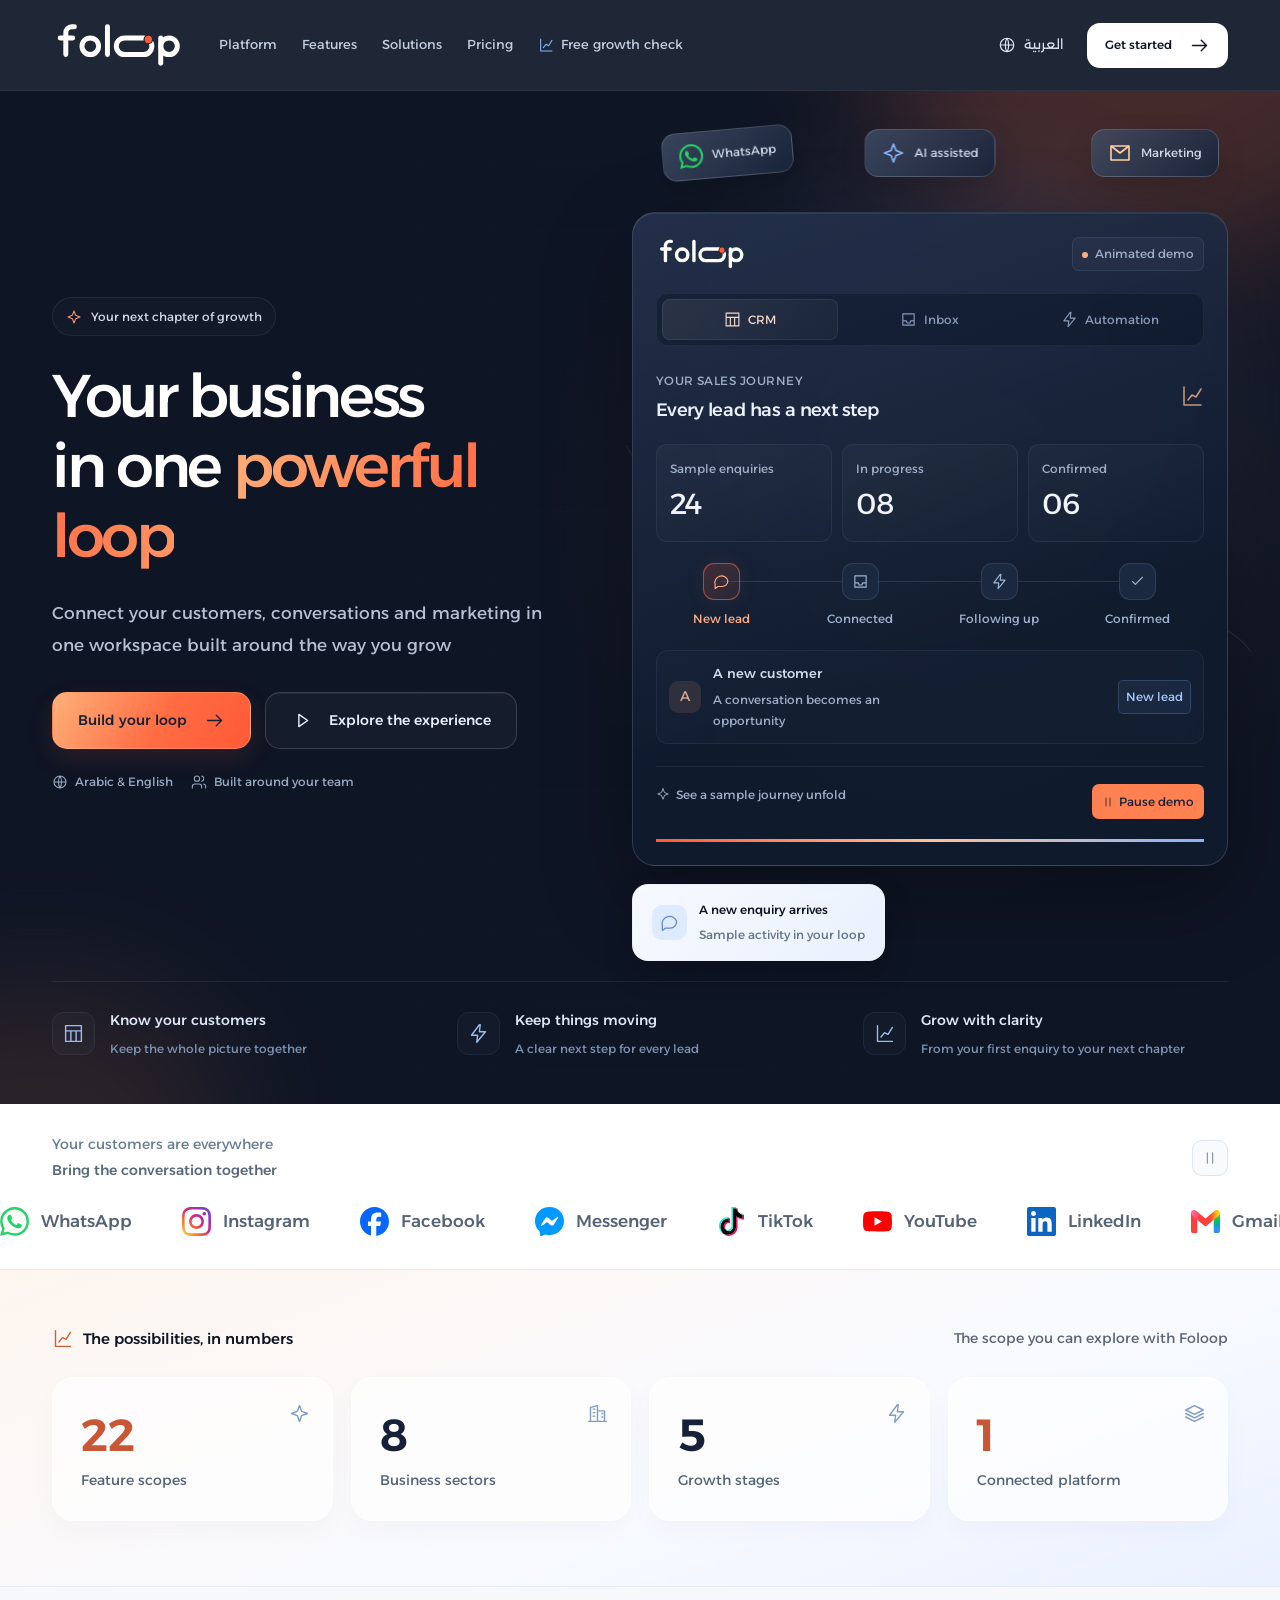
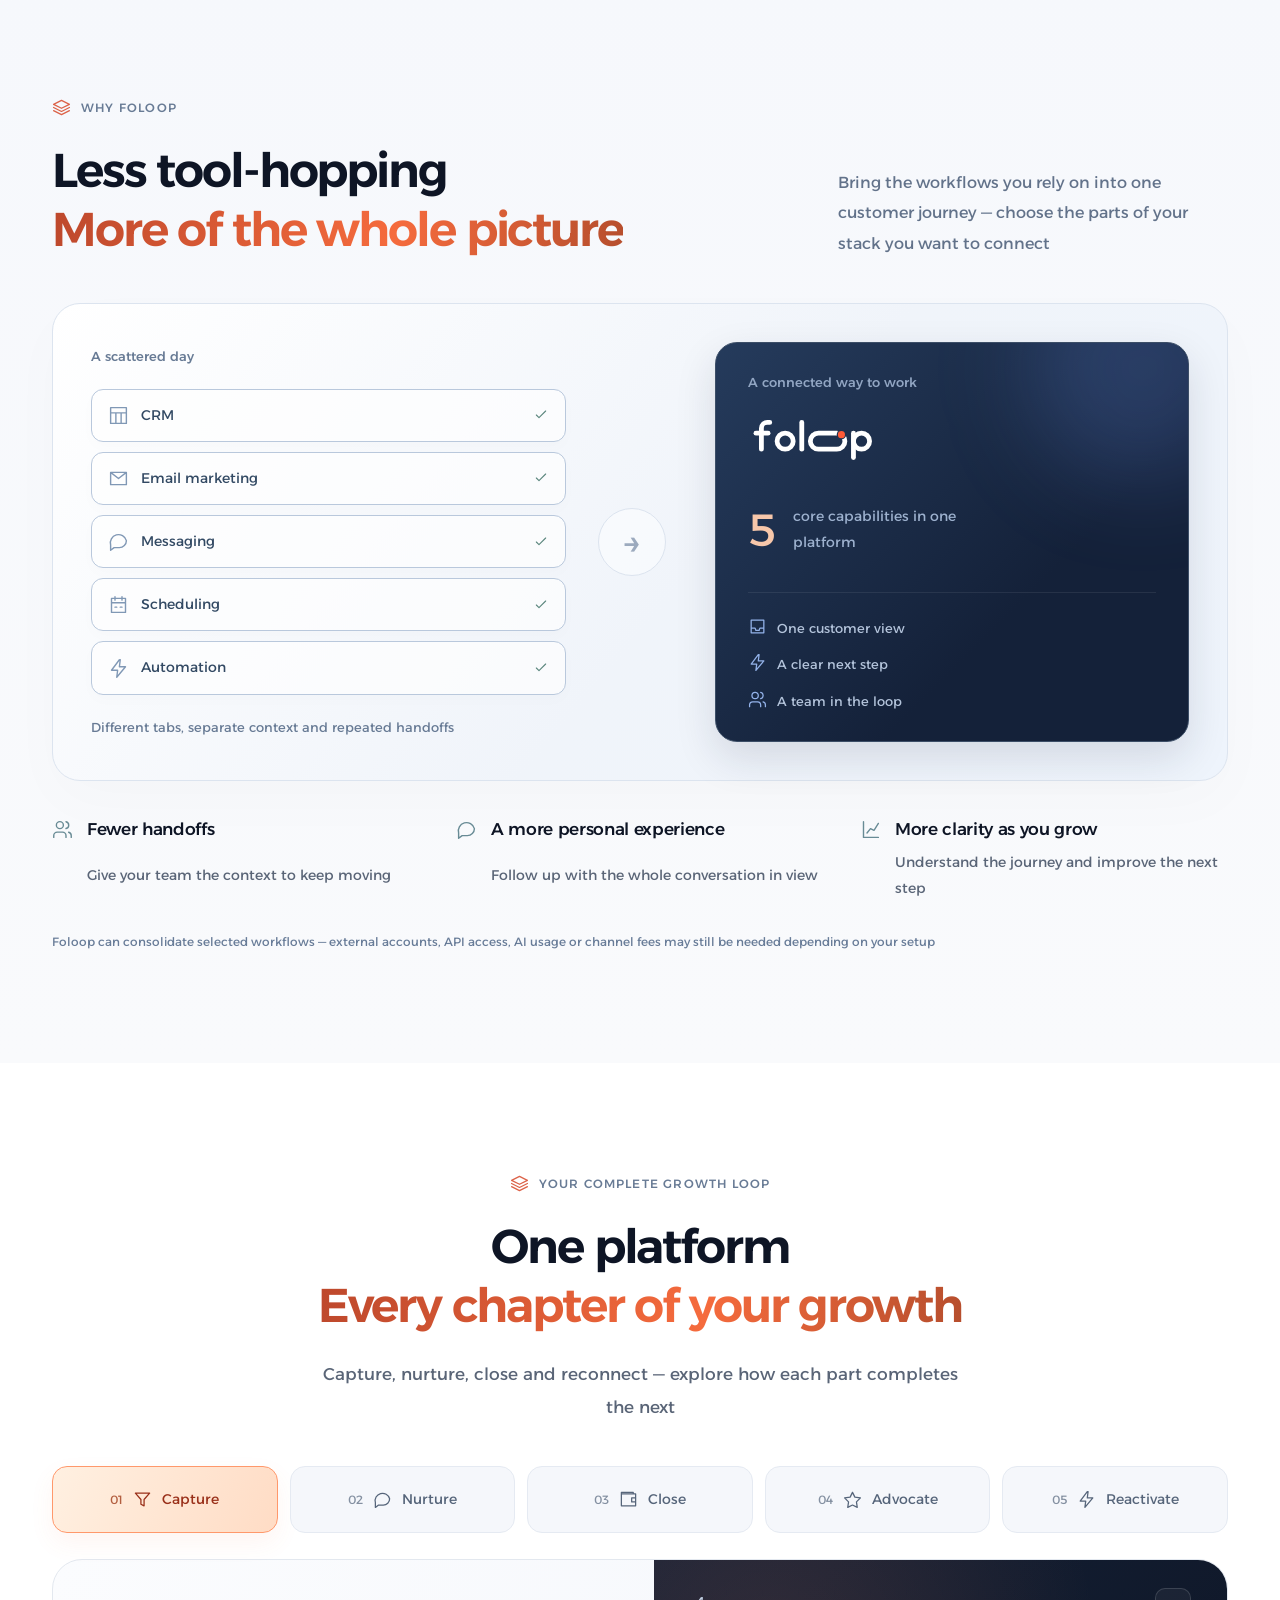
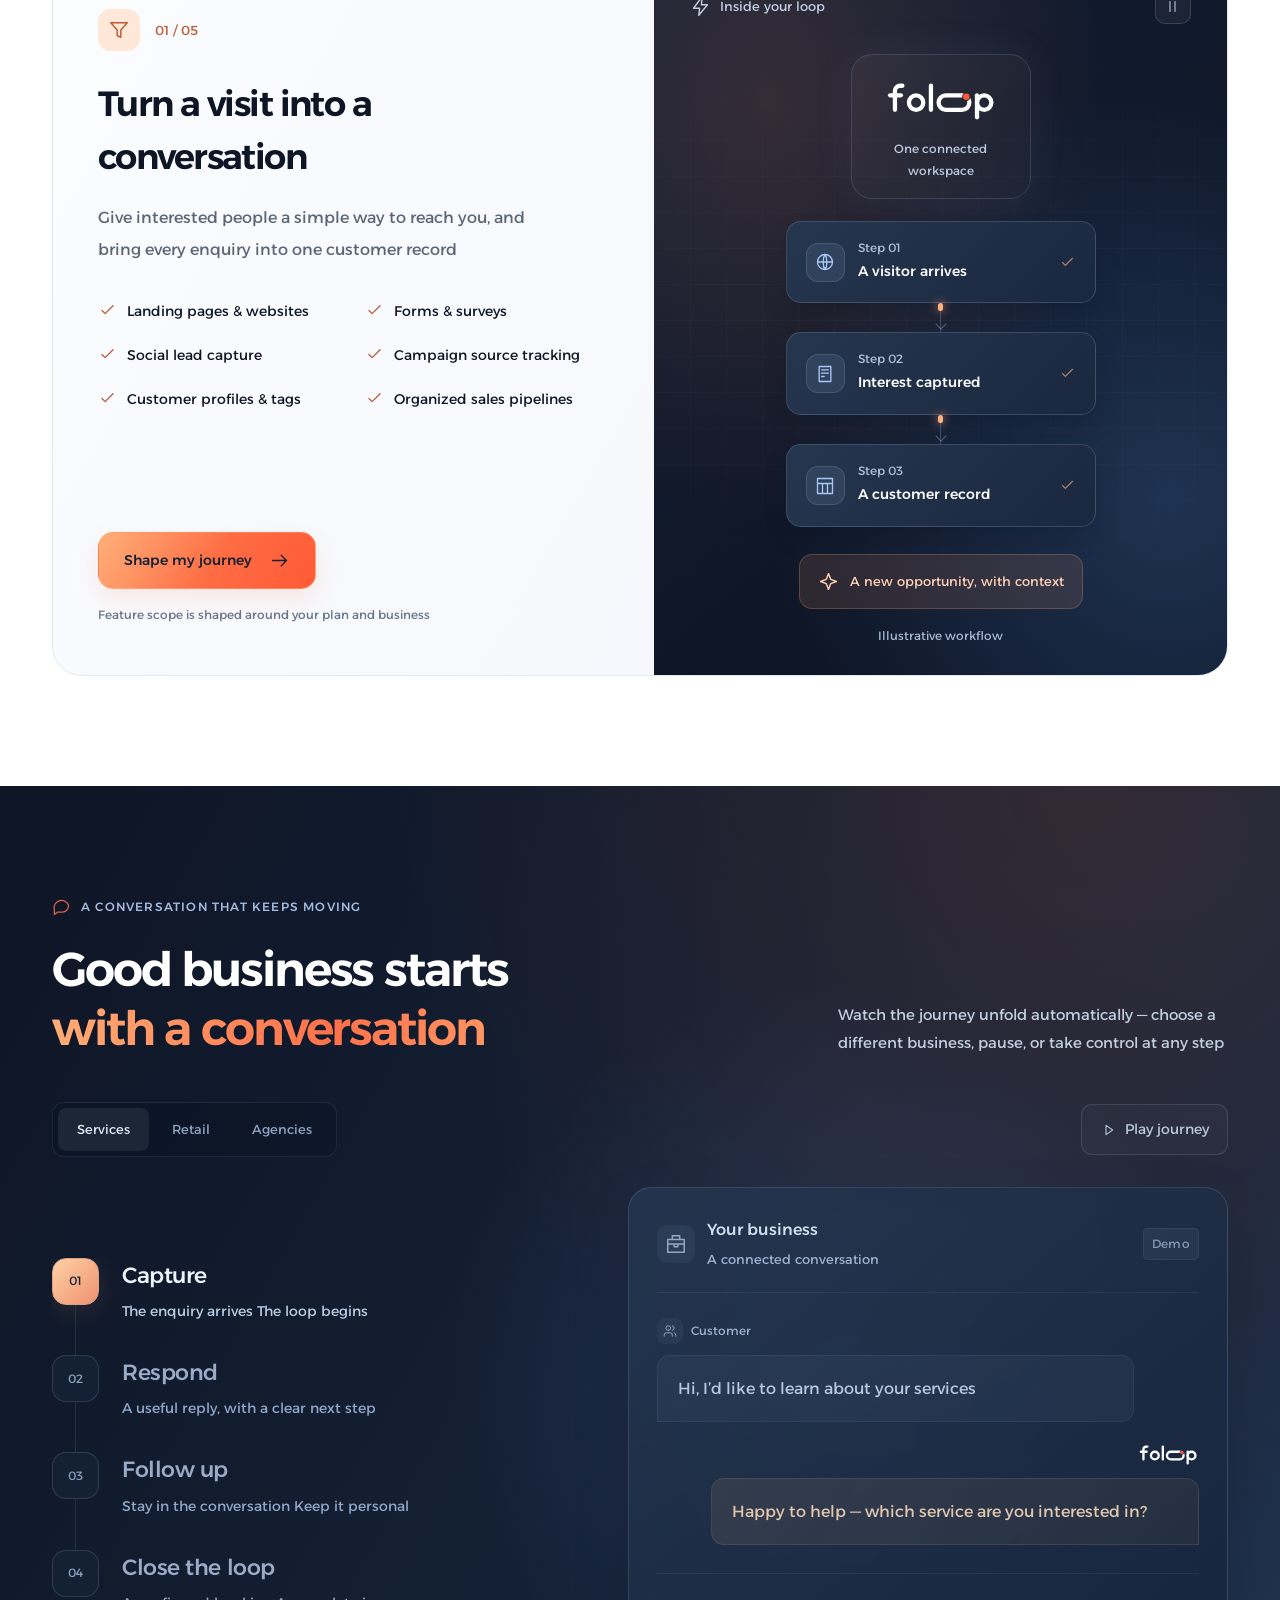
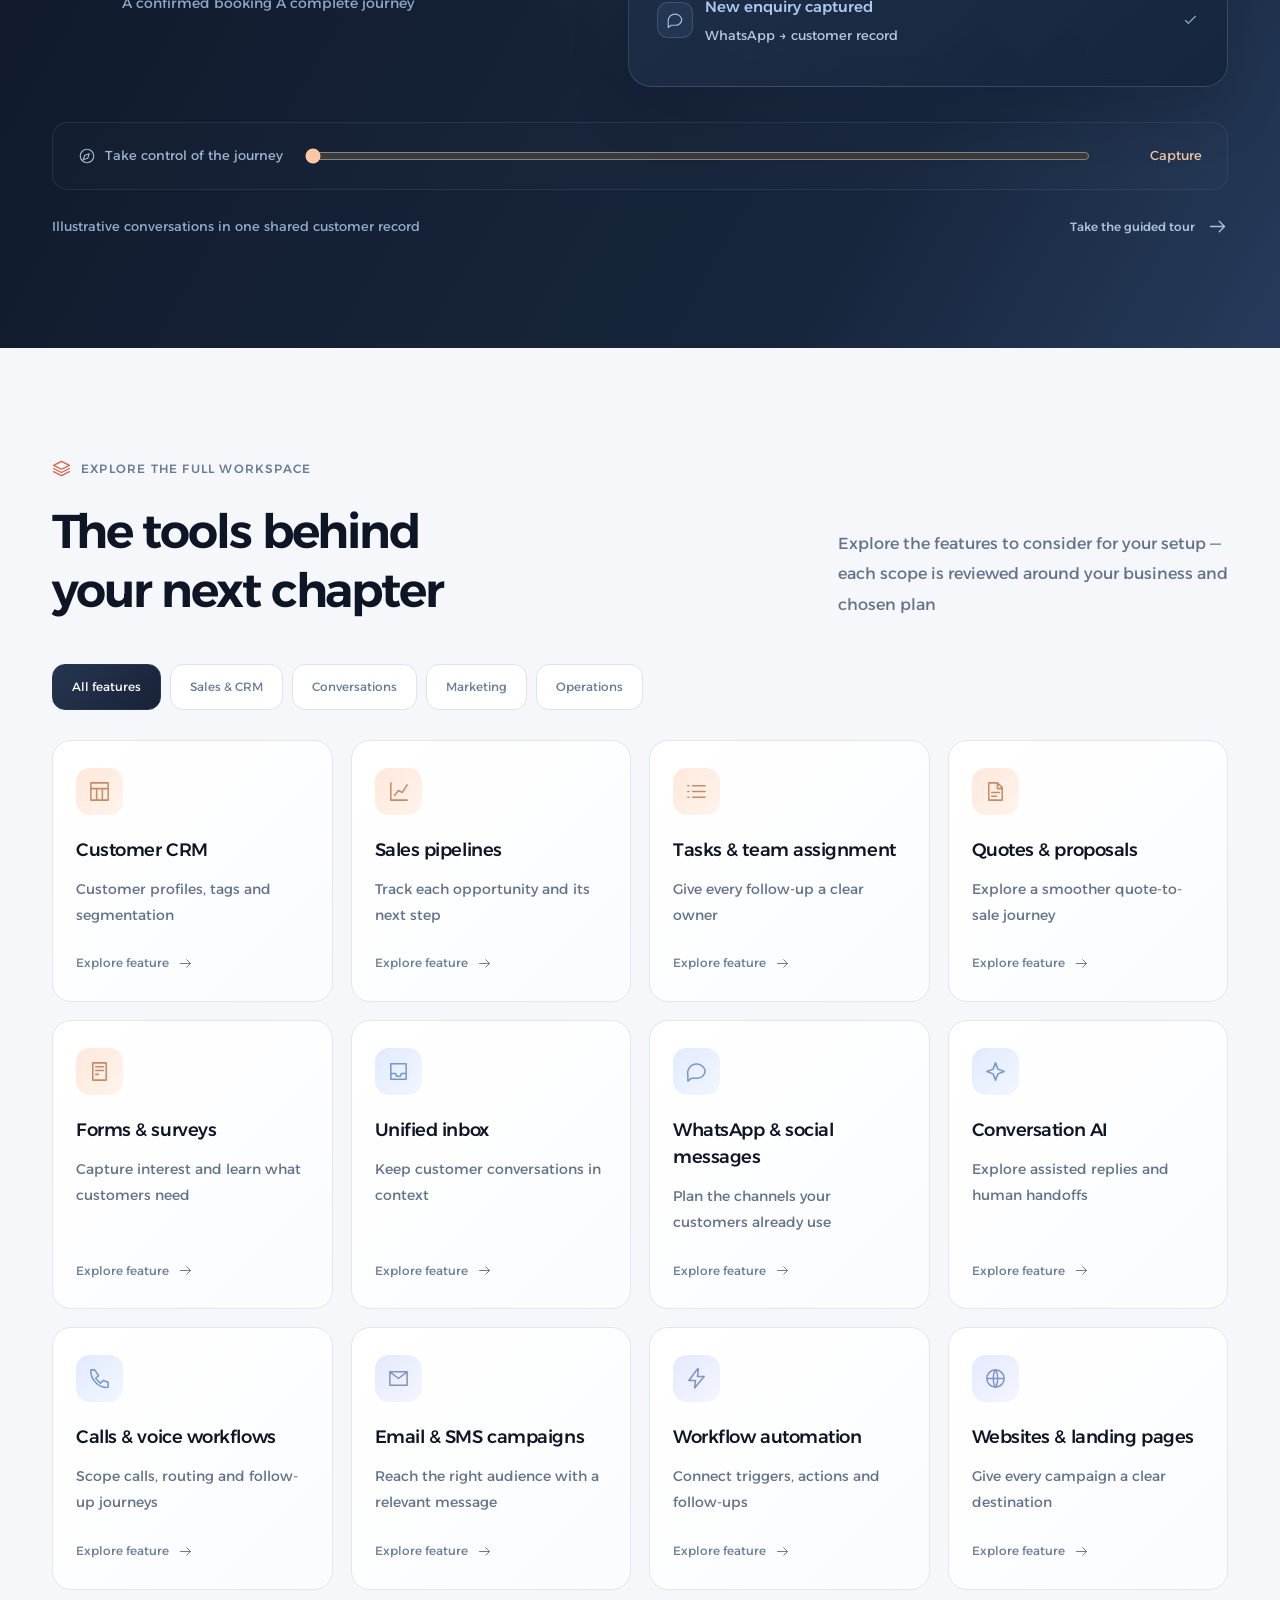
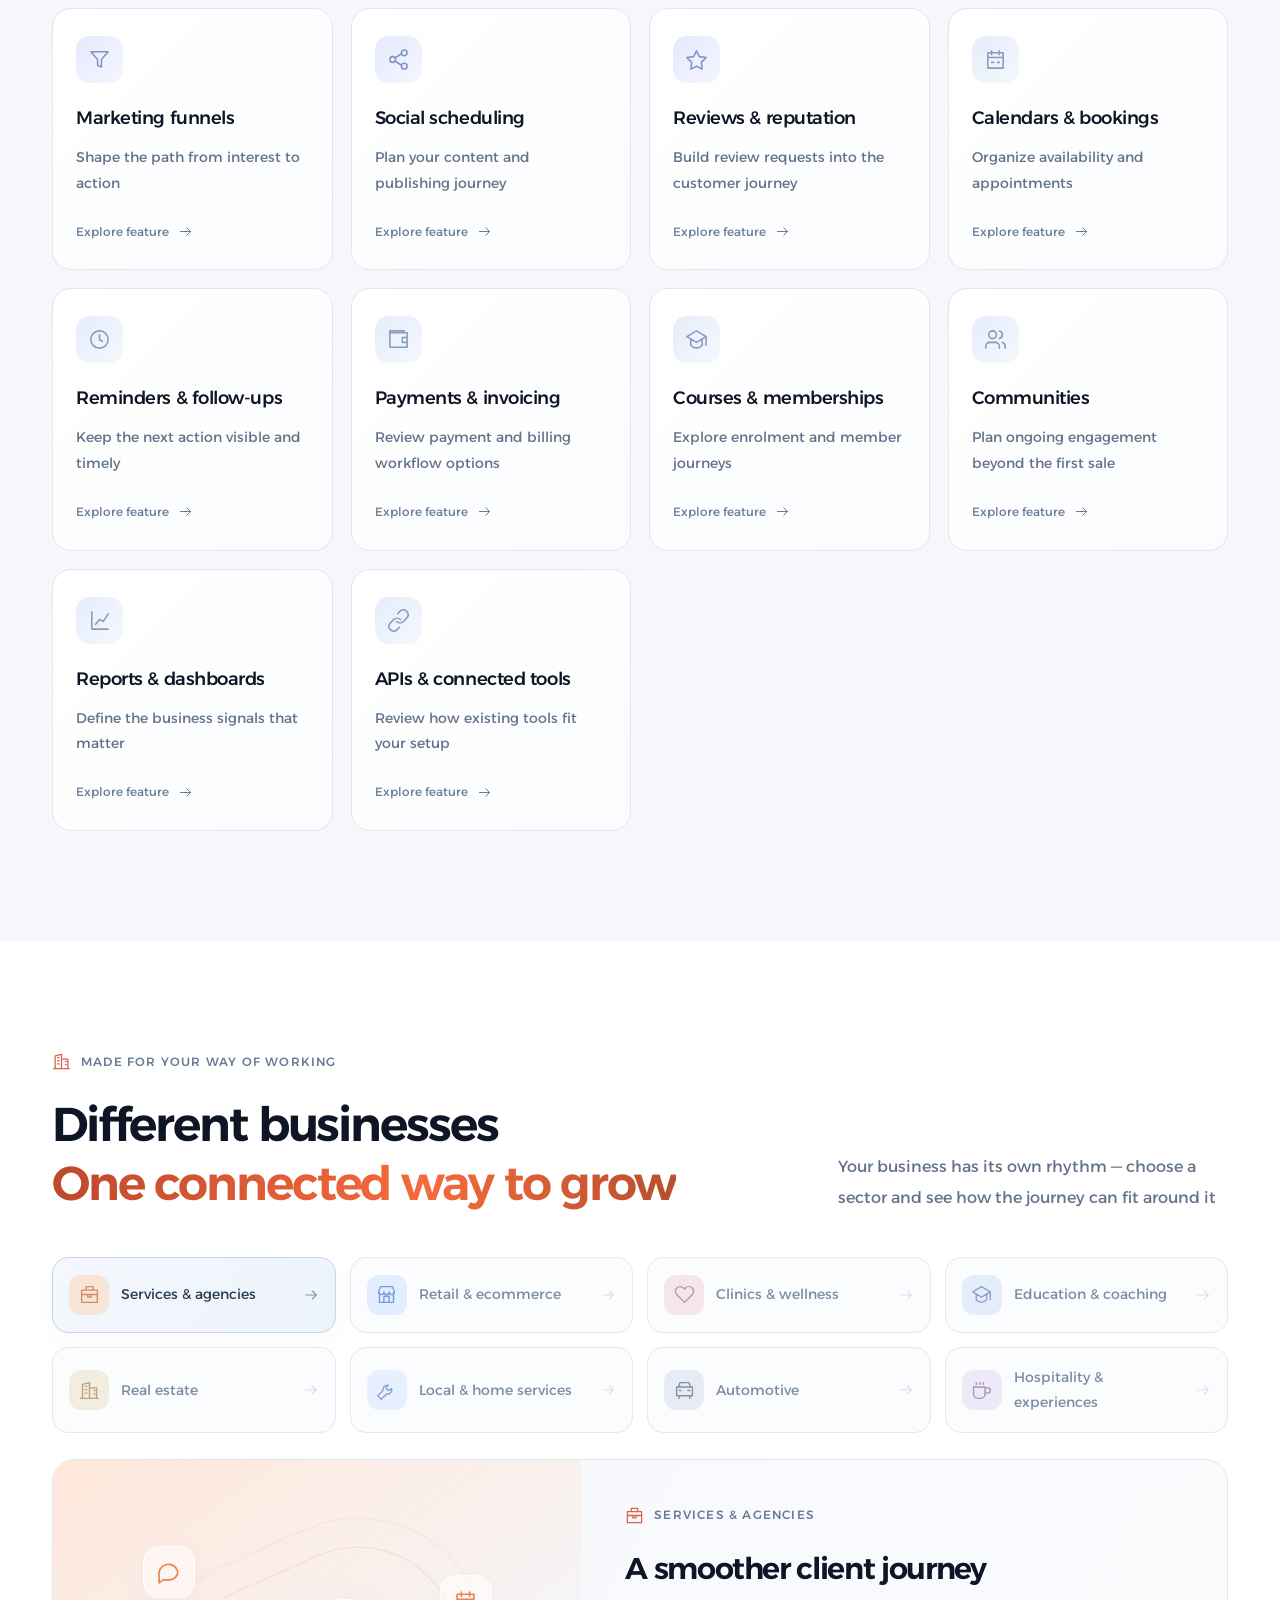
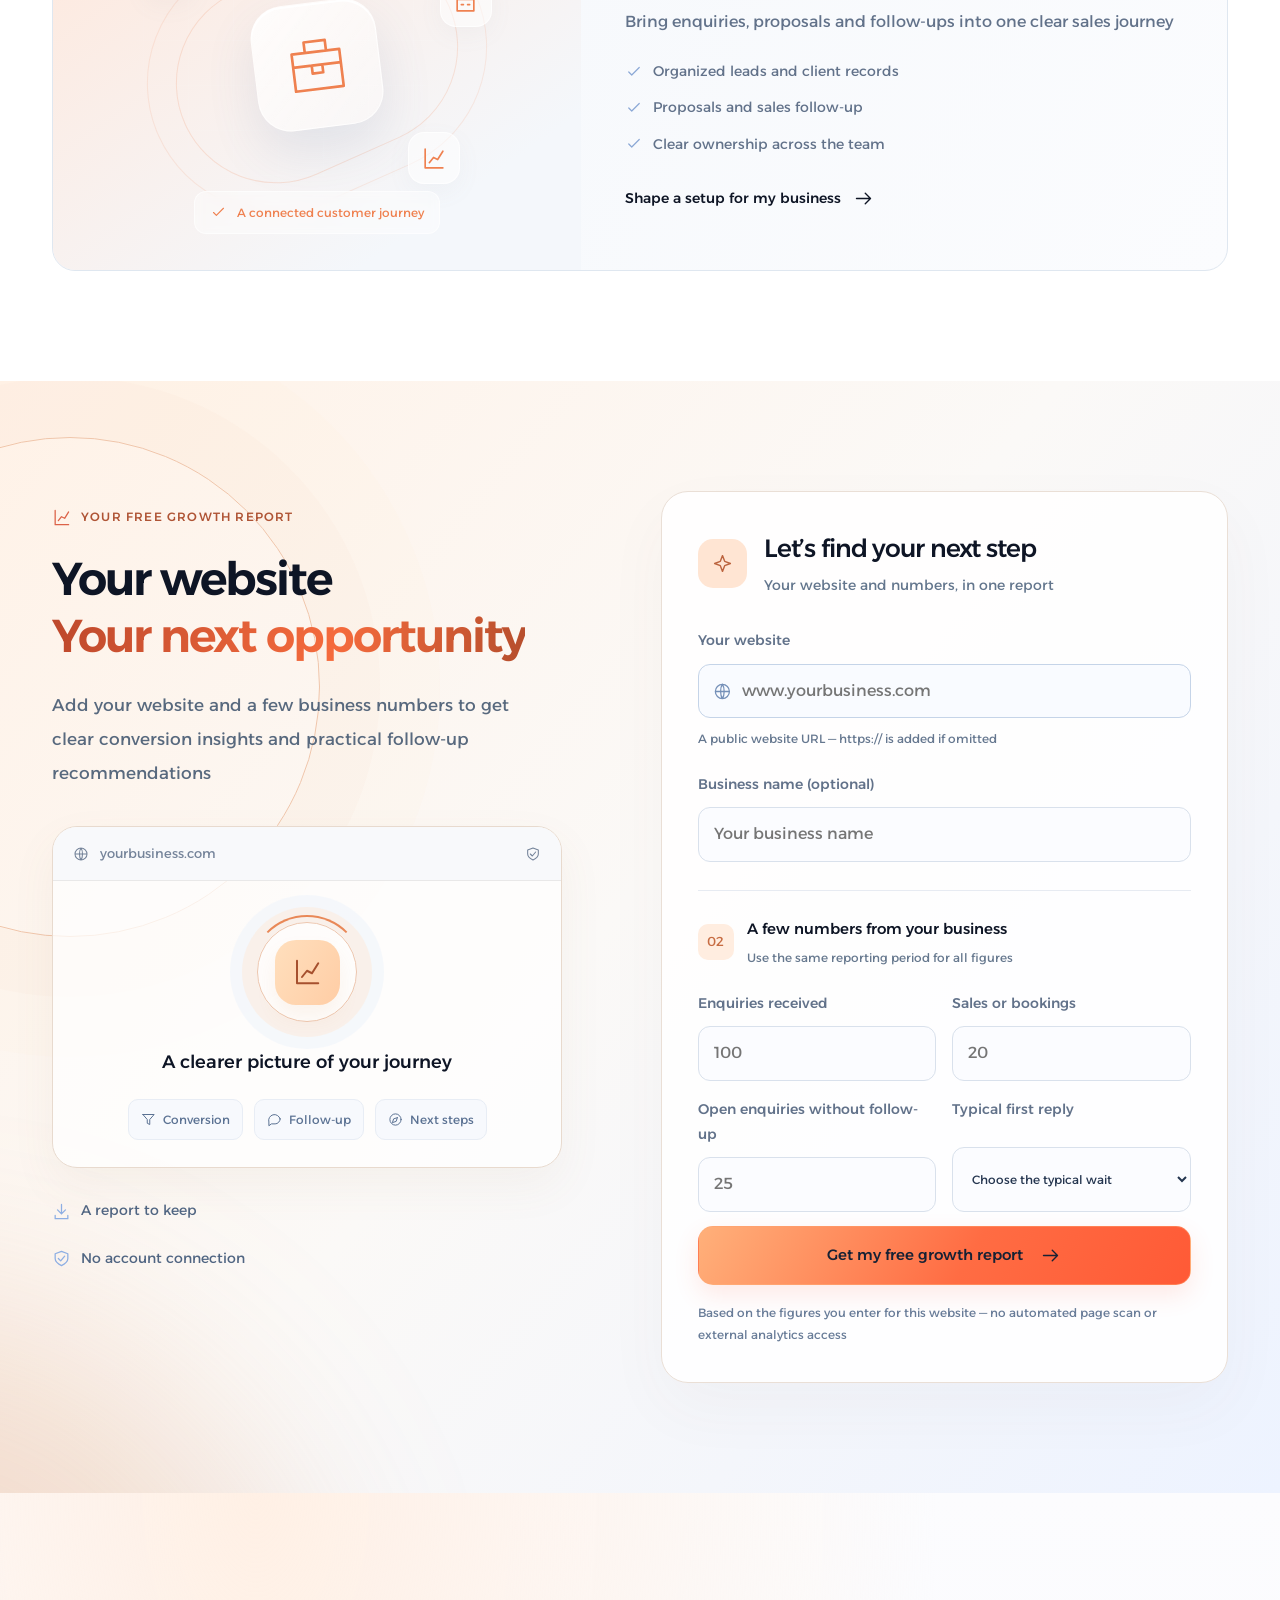
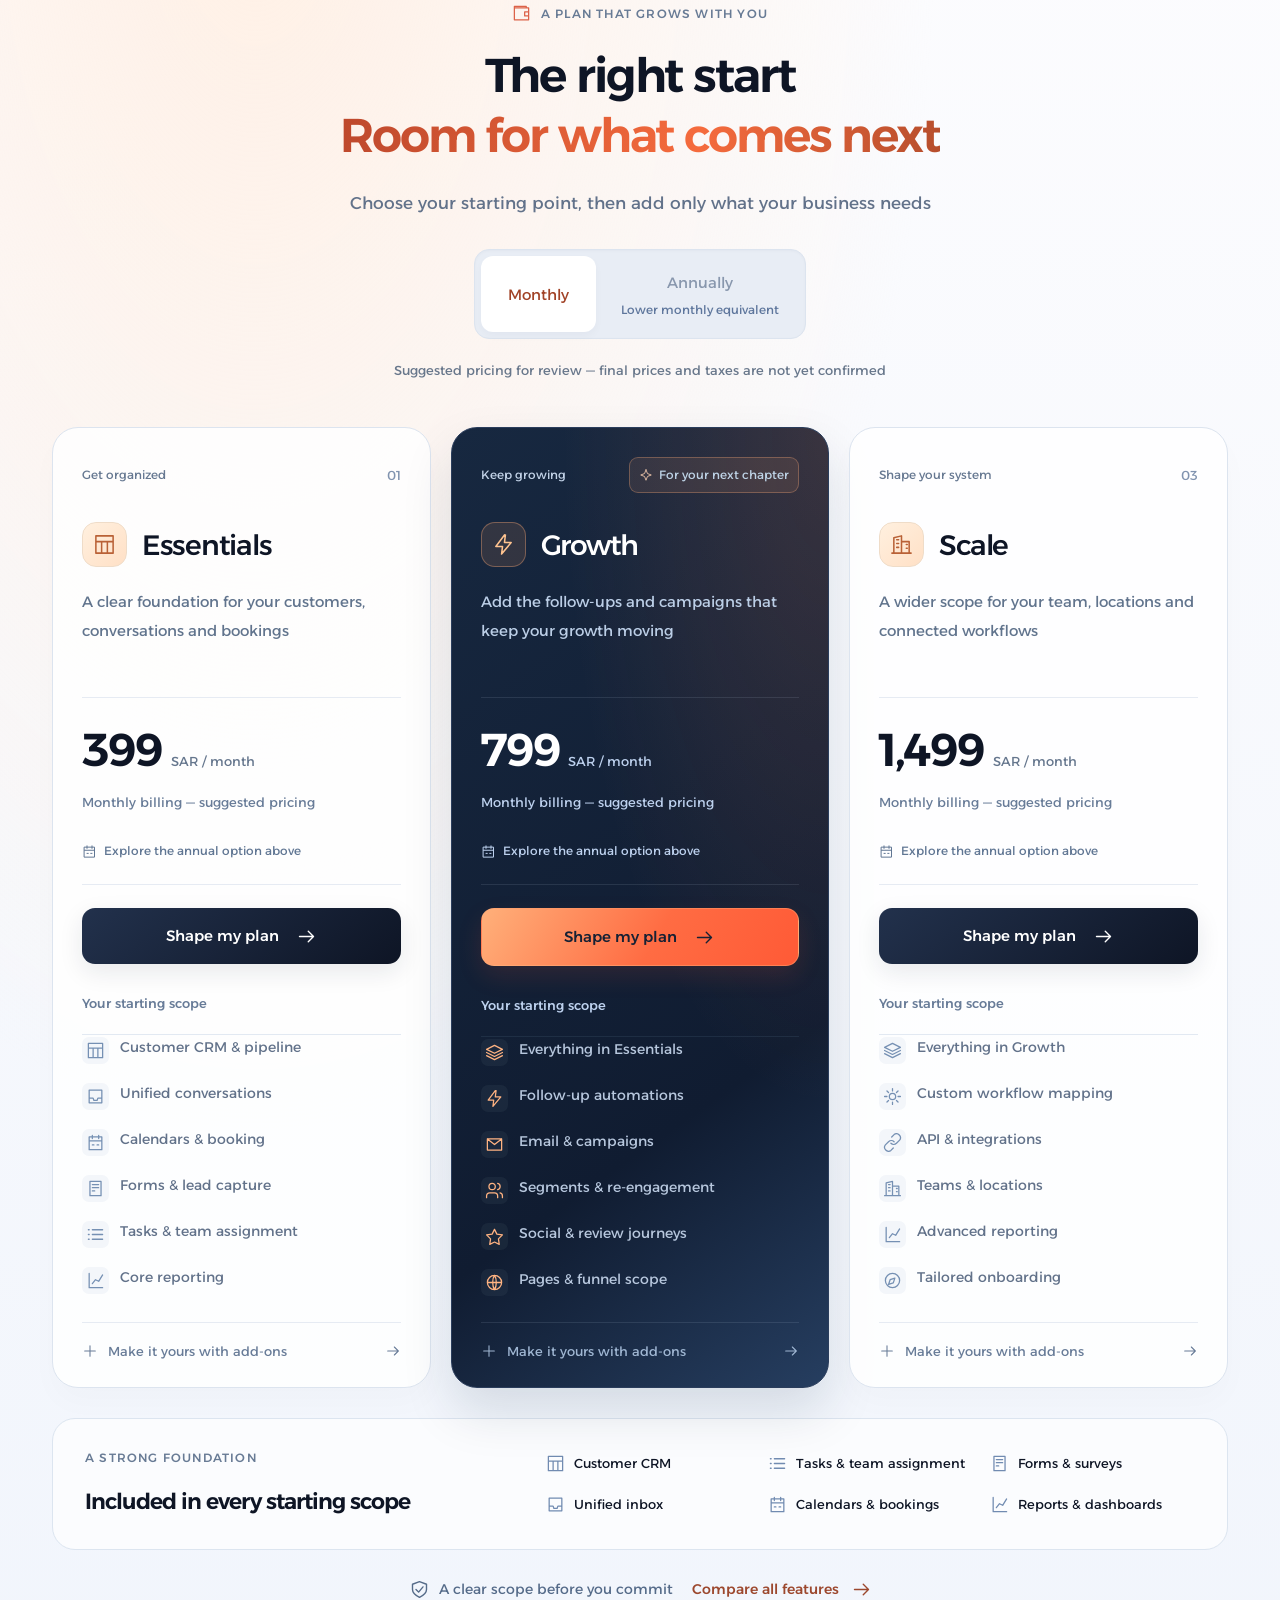
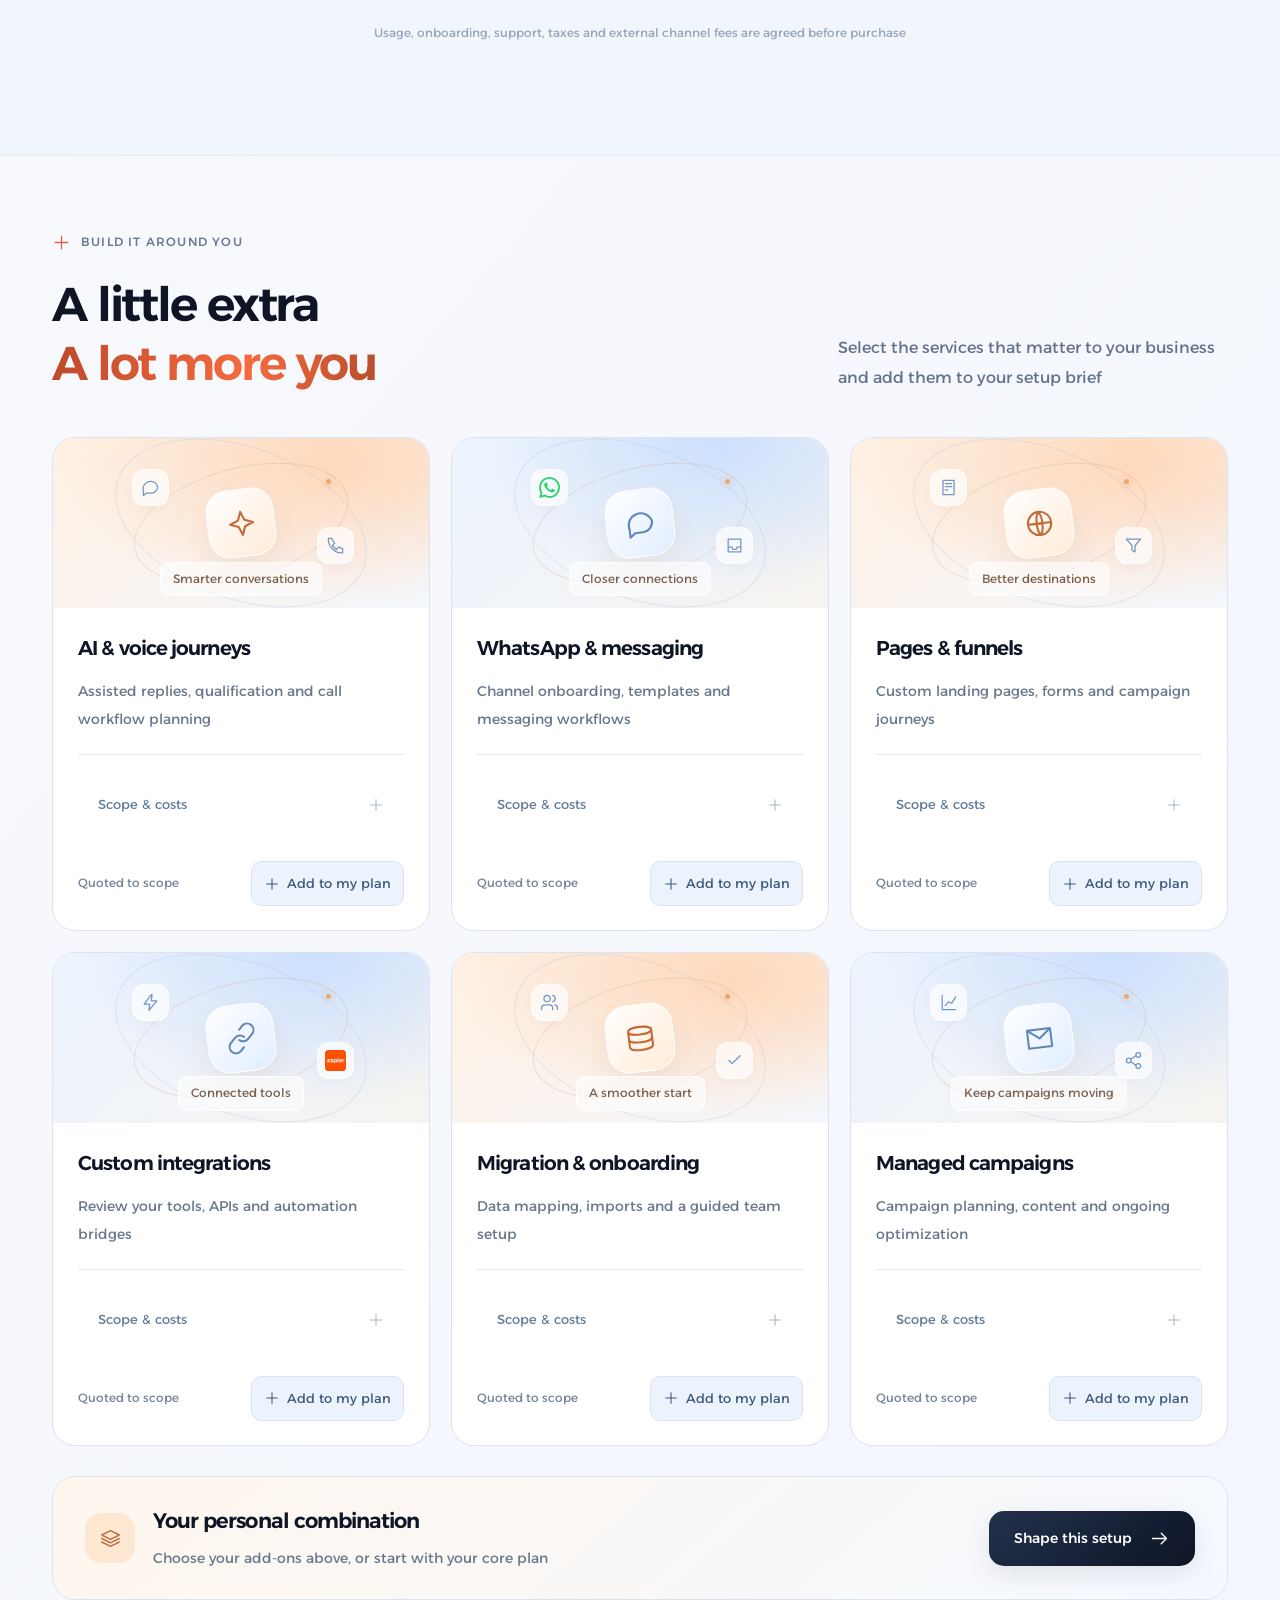
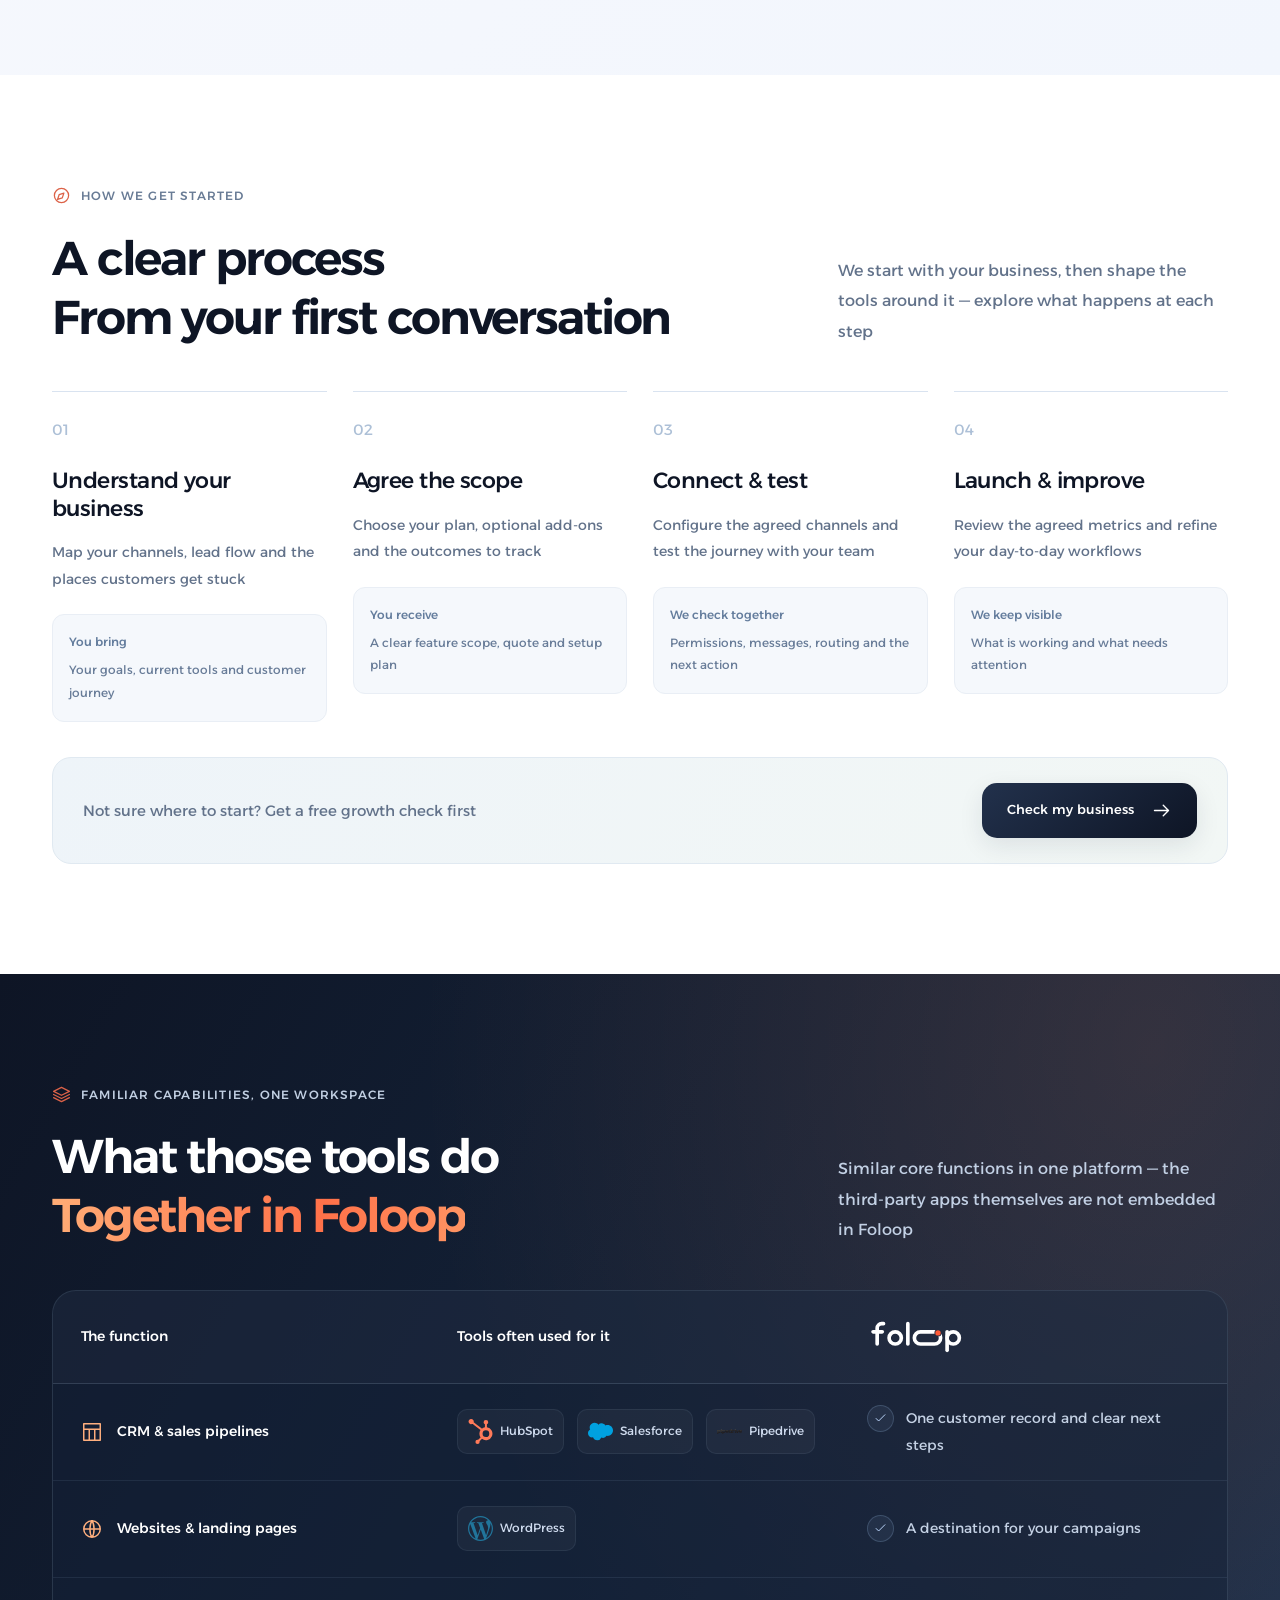
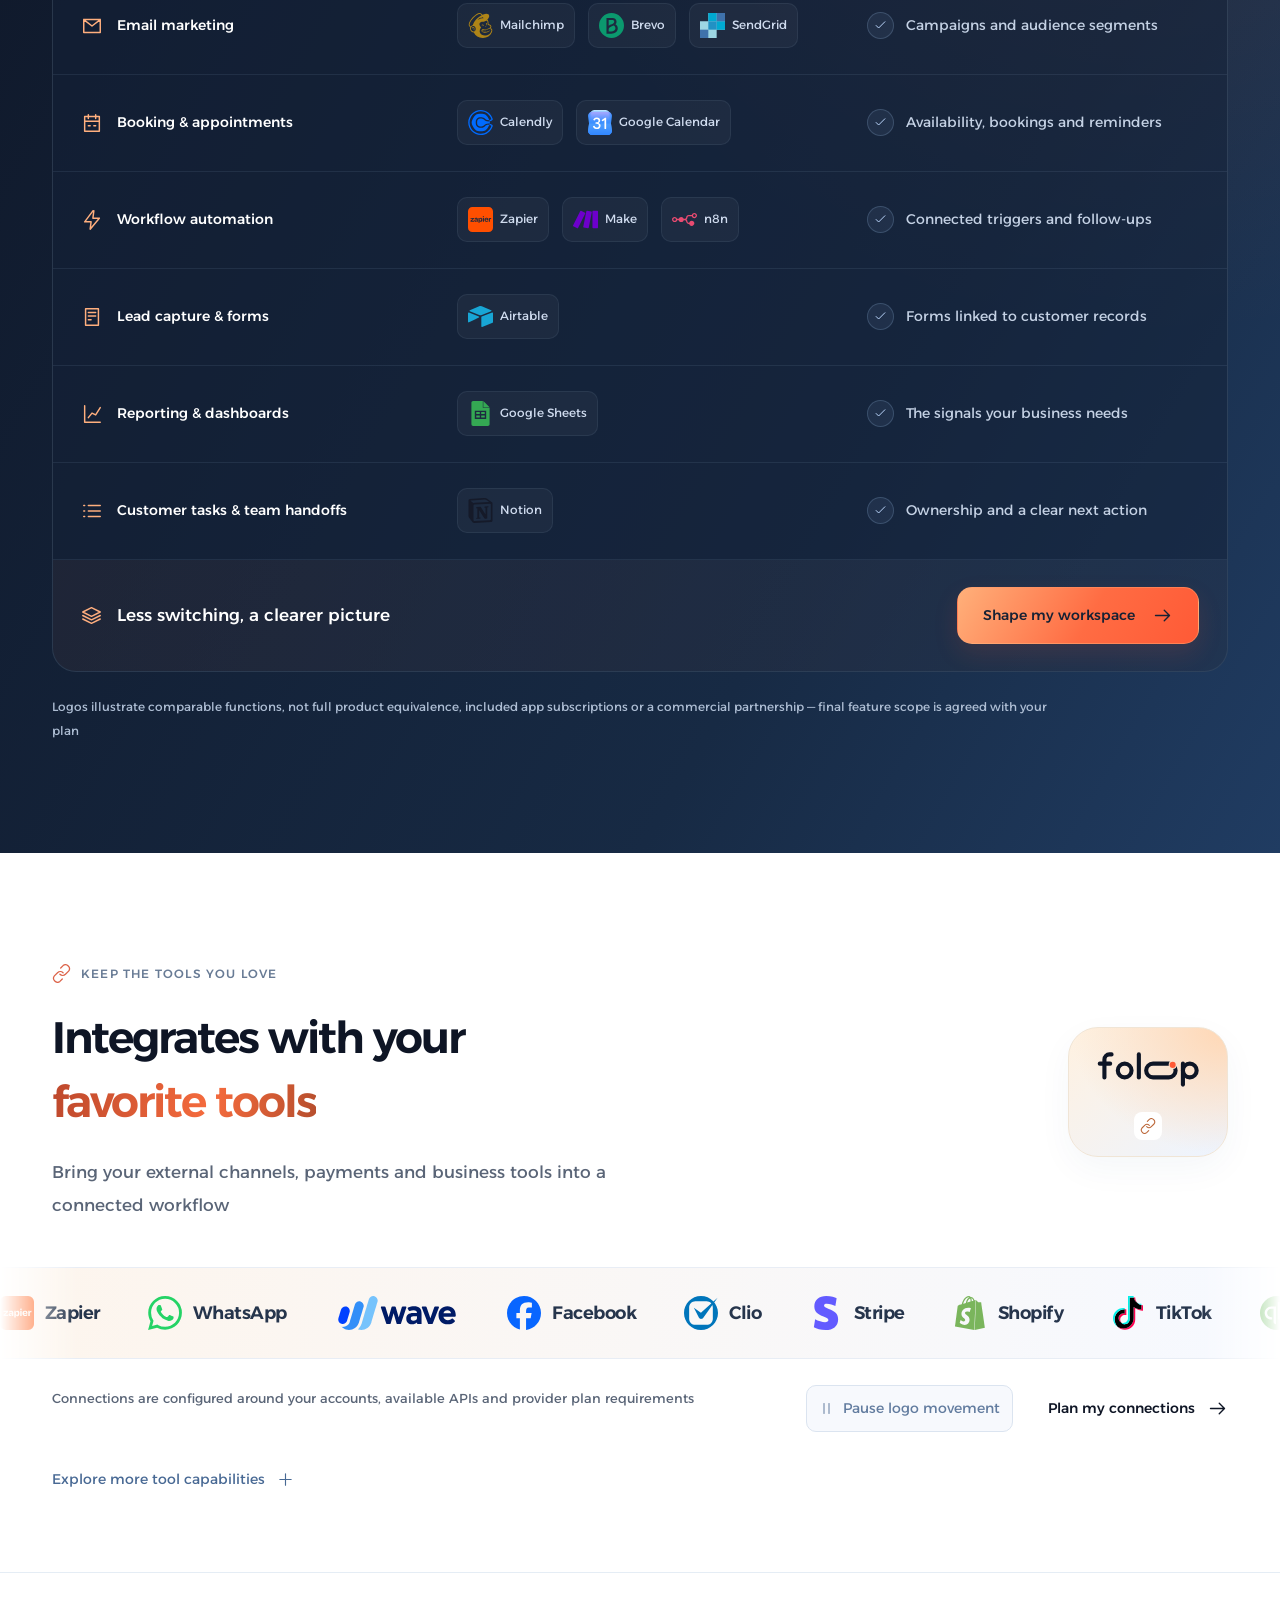
<file: docs/index.html>
<!doctype html>
<html lang="en" dir="ltr">
<head>
<meta charset="utf-8"><meta name="viewport" content="width=device-width,initial-scale=1">
<meta name="theme-color" content="#0E1525">
<title>Foloop — Your business in one powerful loop</title>
<meta name="description" content="Explore the Foloop growth workspace: customer conversations, CRM, automation, marketing and bookings, brought into one connected loop">
<link rel="icon" href="assets/favicon.svg" type="image/svg+xml">
<link rel="preconnect" href="https://fonts.googleapis.com"><link rel="preconnect" href="https://fonts.gstatic.com" crossorigin>
<link href="https://fonts.googleapis.com/css2?family=Alexandria:wght@300;400;500;600;700;800&family=Noto+Sans+Arabic:wght@400;500;600;700&display=swap" rel="stylesheet">
<link rel="stylesheet" href="styles.css?v=20261013-loop4"><link rel="stylesheet" href="refinements.css?v=20261013-loop4"><script src="experience.js?v=20261013-motion2" defer></script><script src="refinements.js?v=20261013-motion2" defer></script><script src="app.js?v=20261013-motion2" defer></script>
</head>
<body>
<a href="#main" class="skip-link">Skip to content / انتقل للمحتوى</a>
<div id="app"></div>
<dialog id="detail-dialog" aria-labelledby="dialog-title"><button class="dialog-close" aria-label="Close / إغلاق">×</button><div id="dialog-content"></div></dialog>
<div id="toast" role="status" aria-live="polite"></div>
</body></html>
</file>
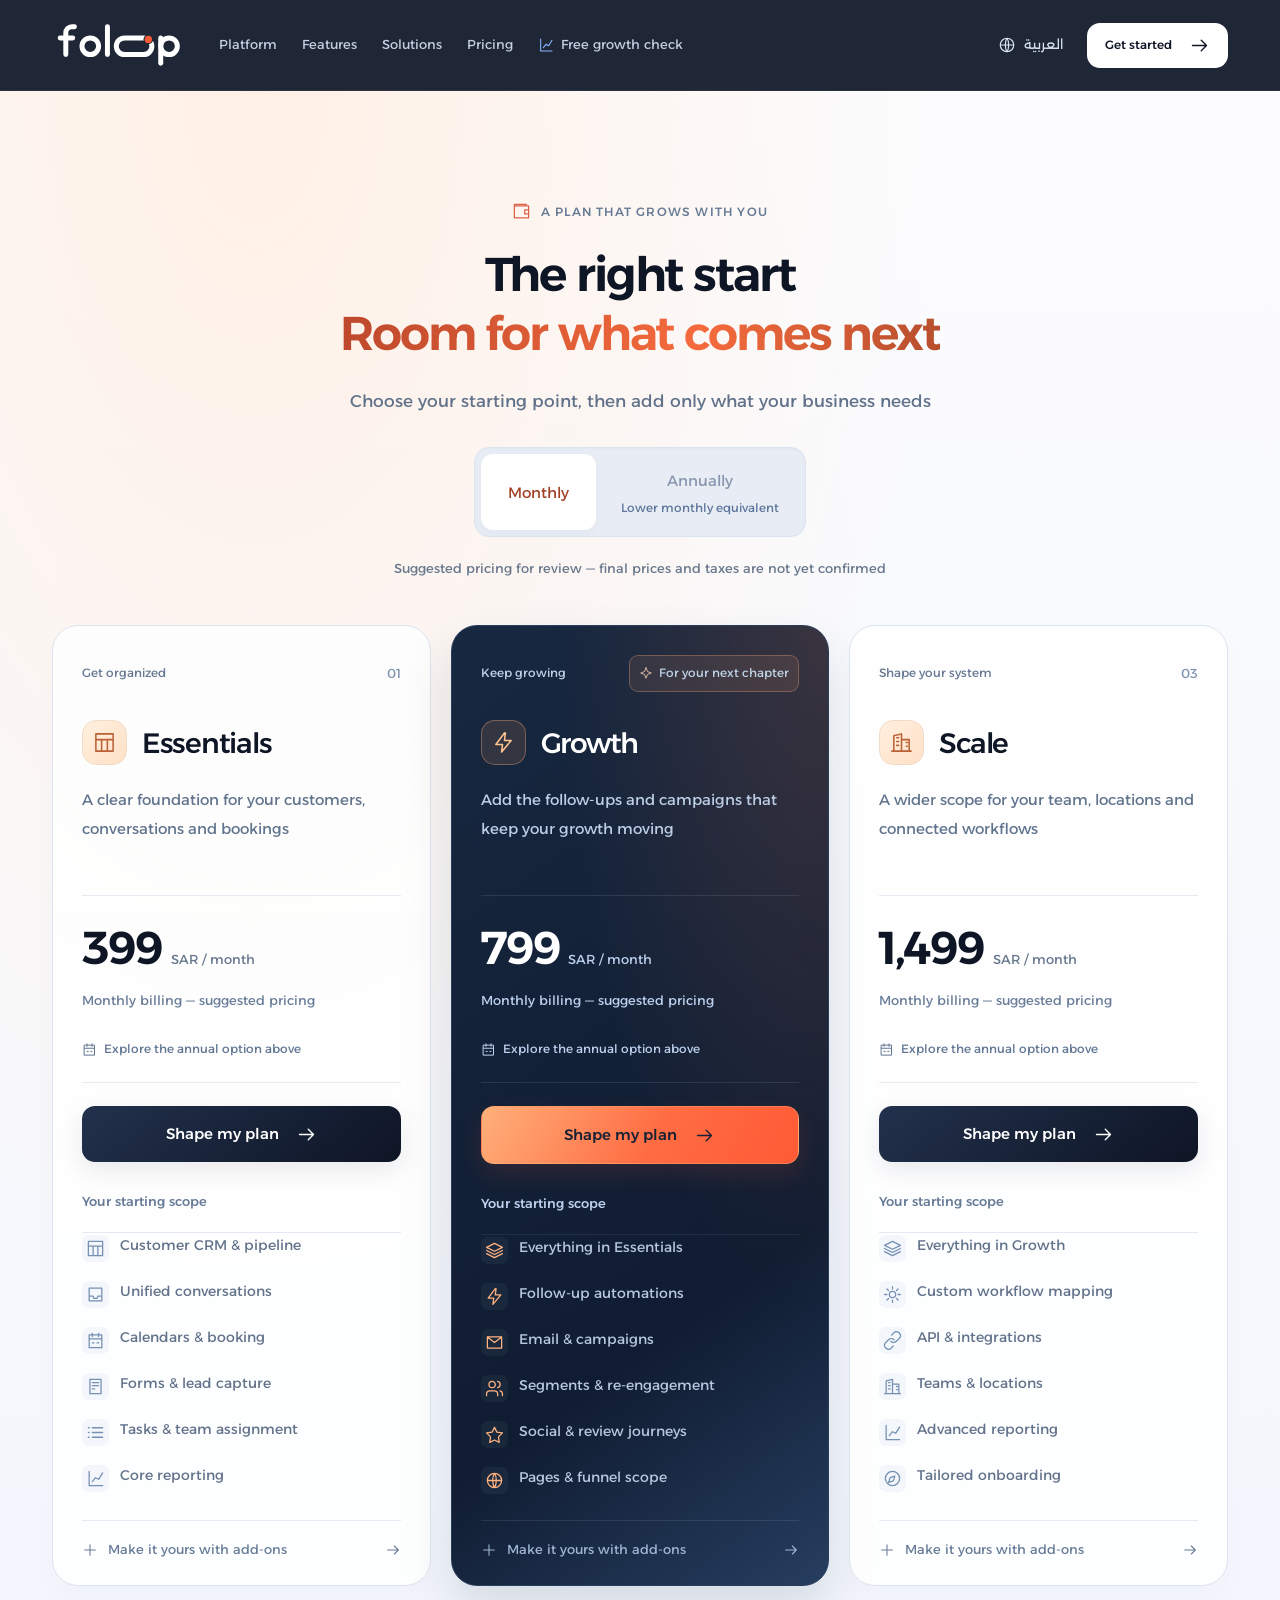
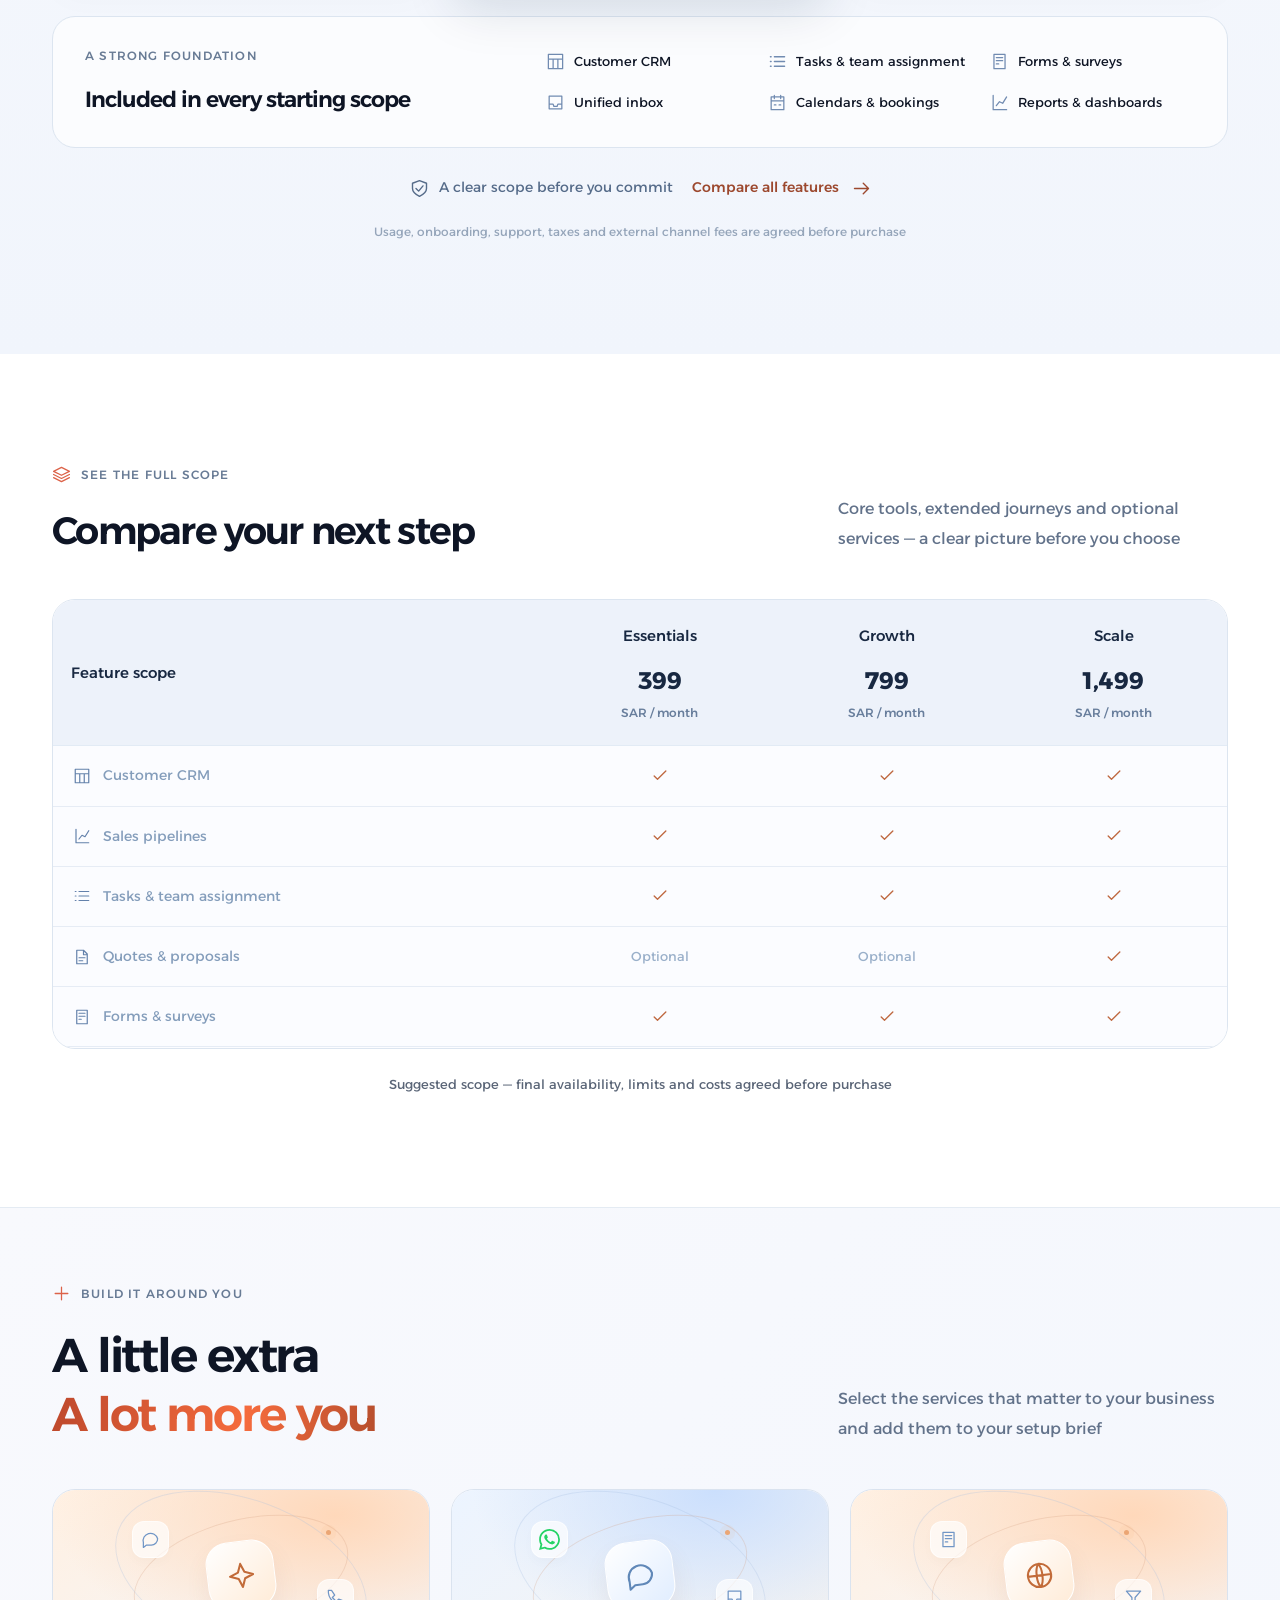
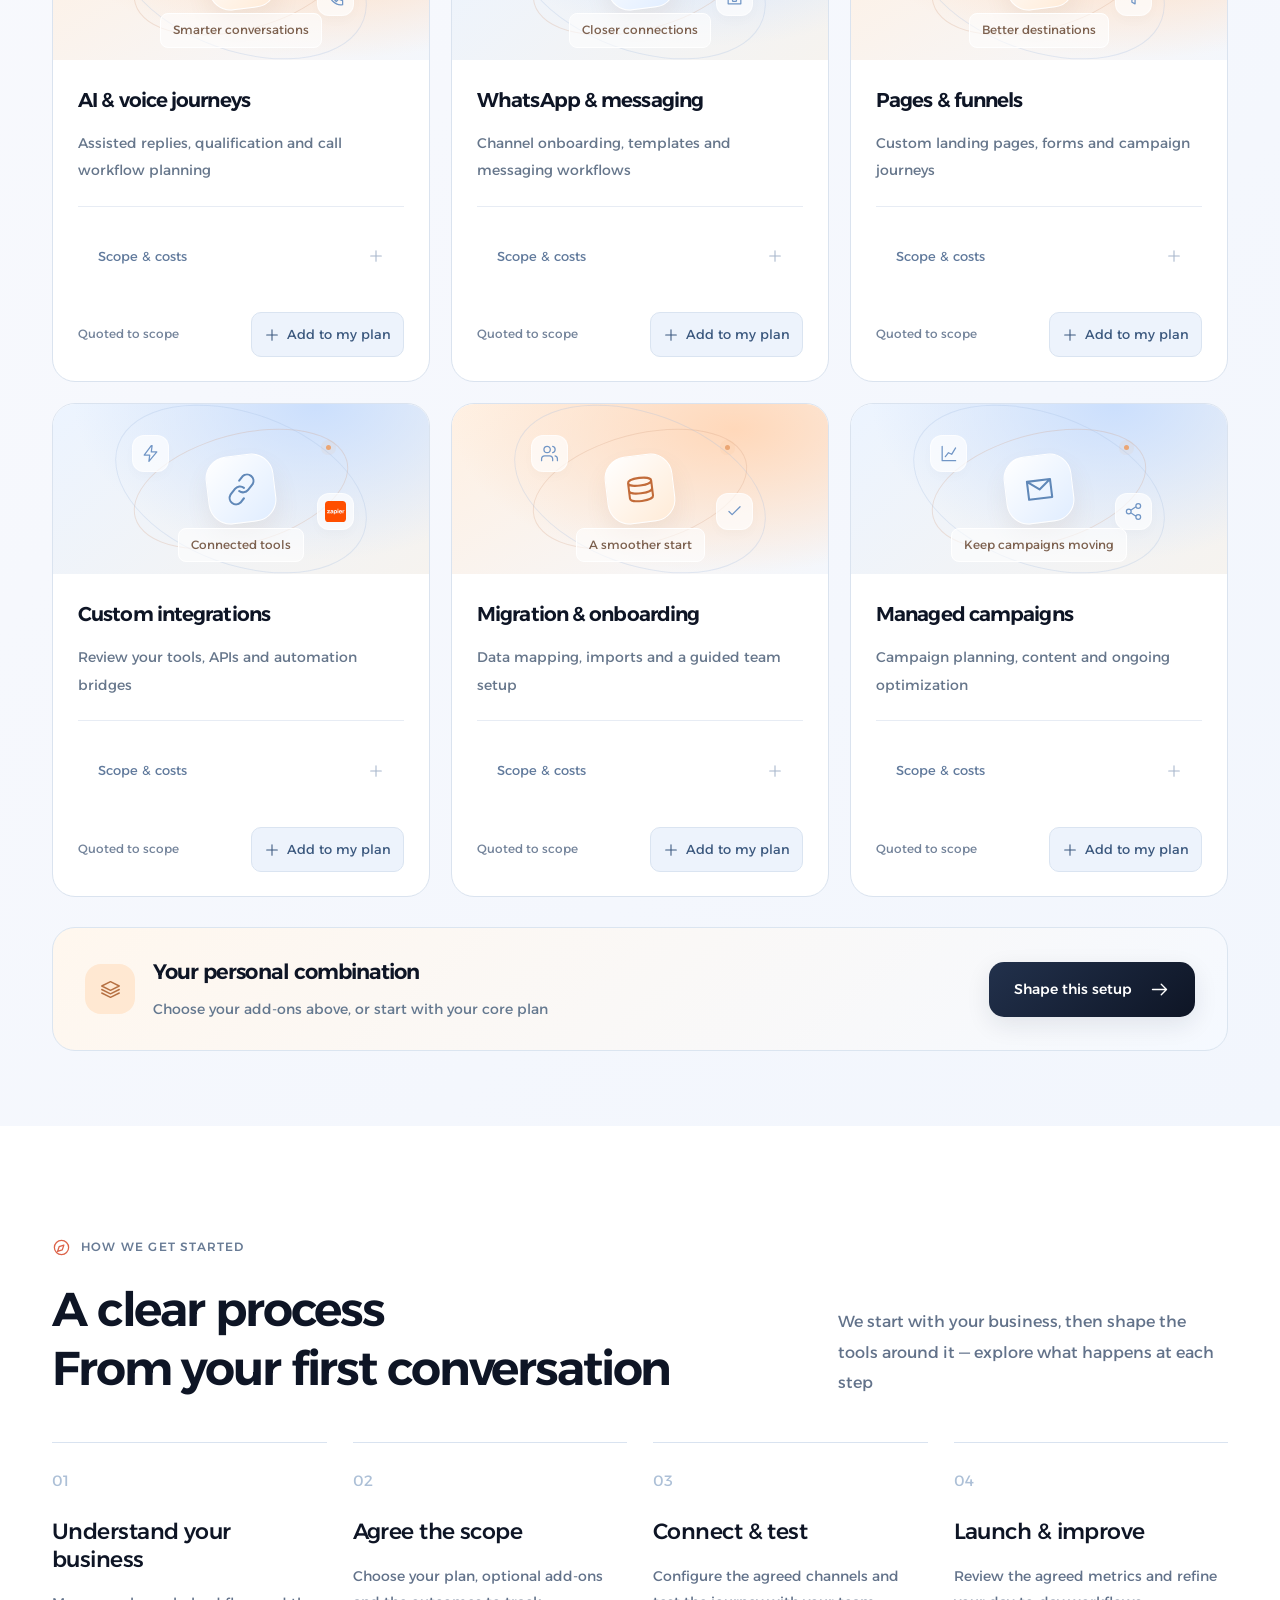
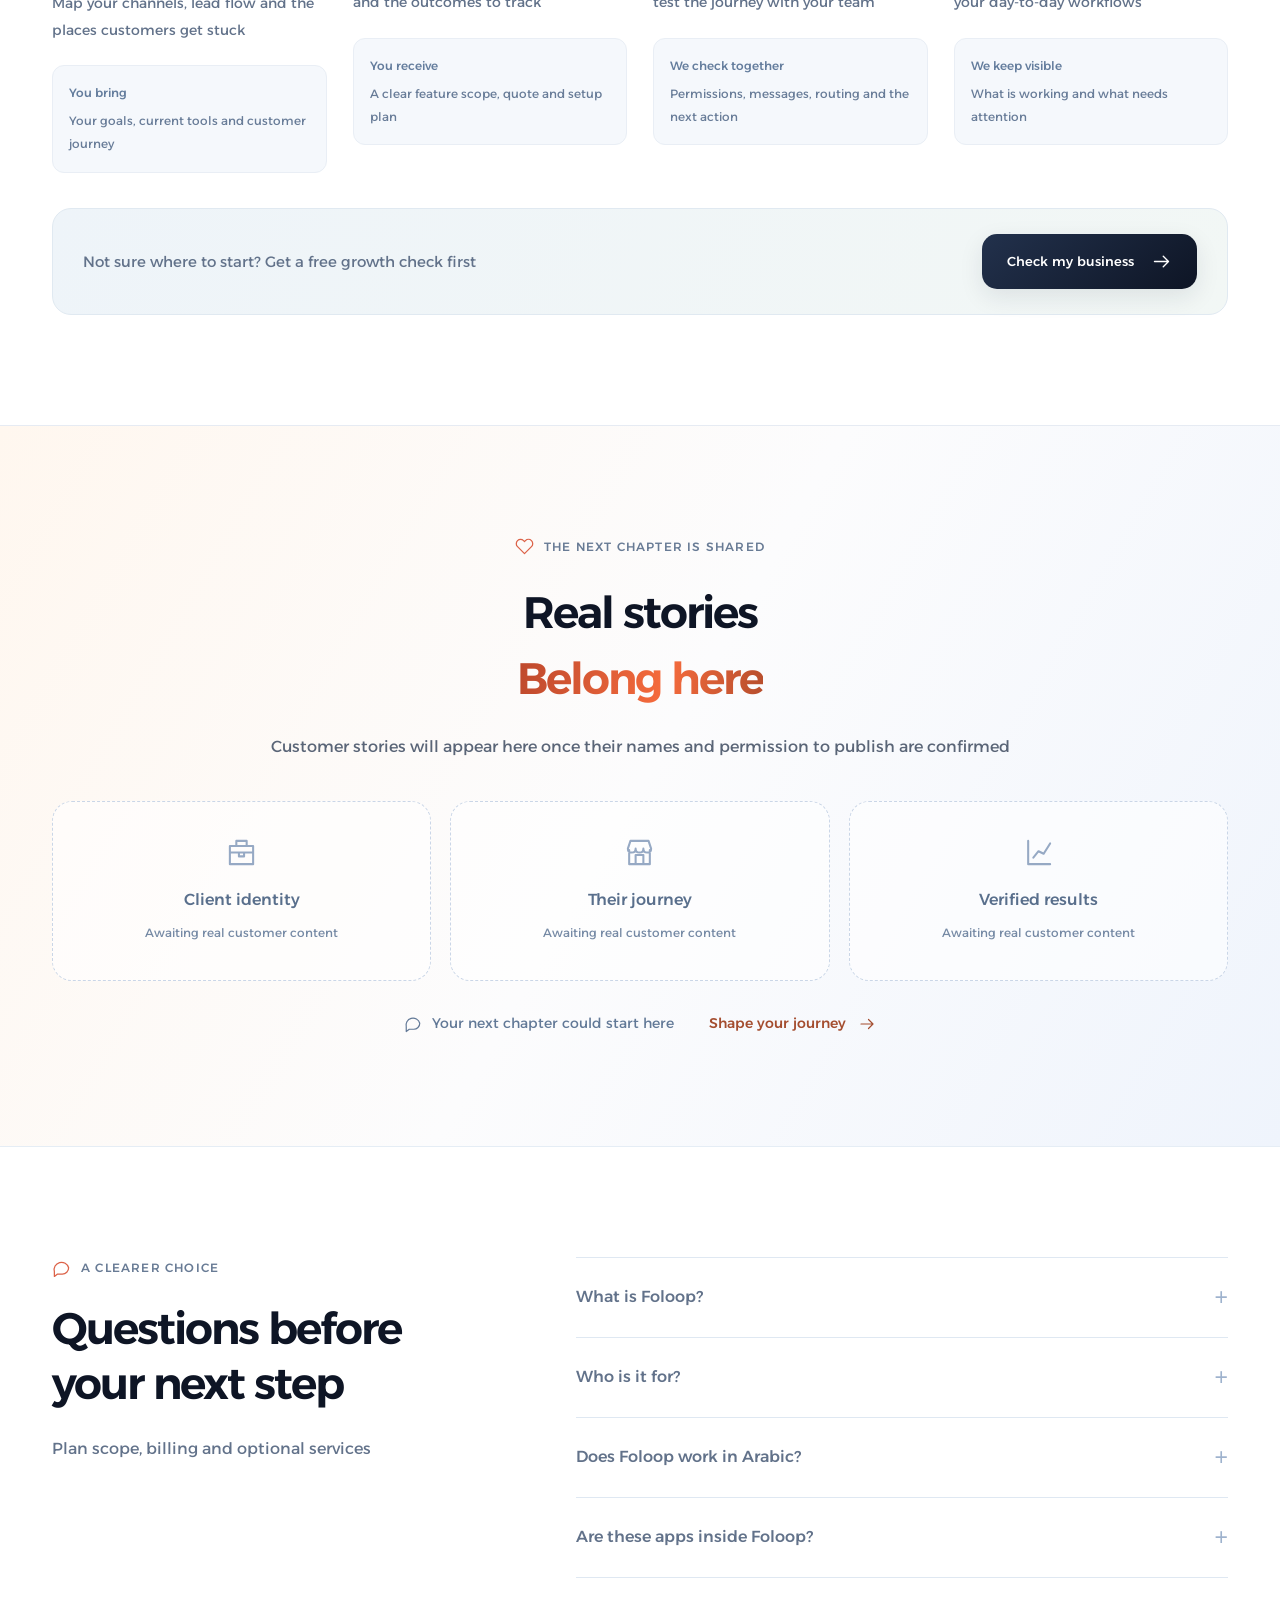
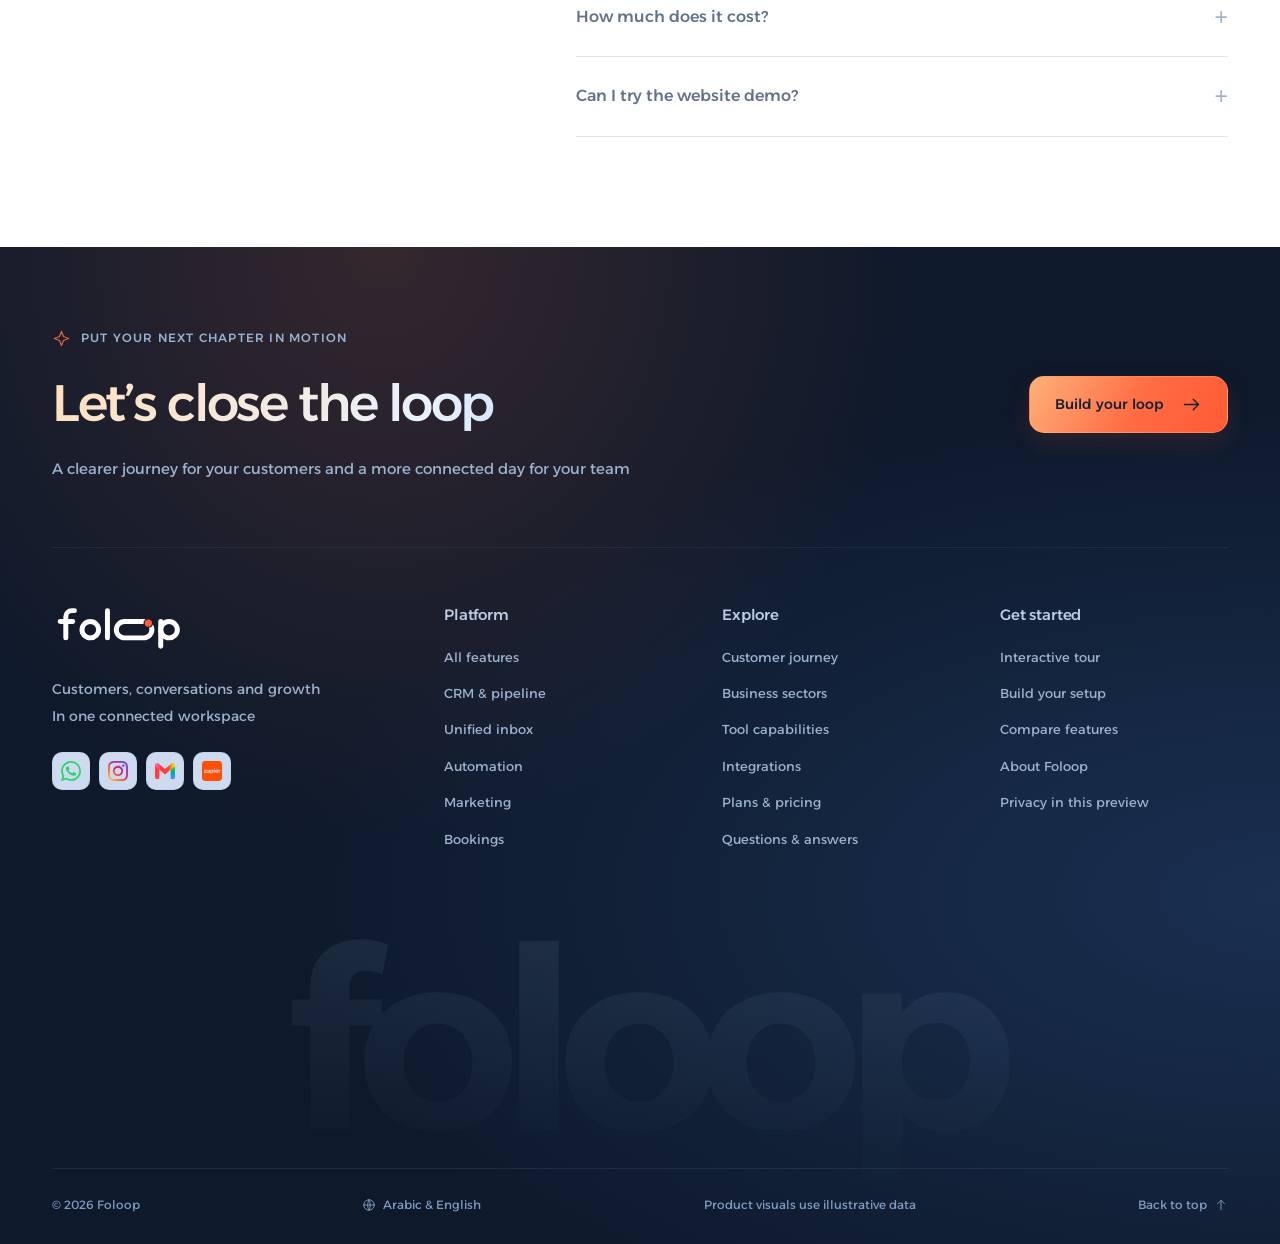
<file: docs/pricing.html>
<!doctype html>
<html lang="en" dir="ltr">
<head>
<meta charset="utf-8"><meta name="viewport" content="width=device-width,initial-scale=1">
<meta name="theme-color" content="#0E1525">
<title>Foloop — Plans & pricing</title>
<meta name="description" content="Compare Foloop monthly and annual plans, core features and optional add-ons, then shape a setup around your business">
<link rel="icon" href="assets/favicon.svg" type="image/svg+xml">
<link rel="preconnect" href="https://fonts.googleapis.com"><link rel="preconnect" href="https://fonts.gstatic.com" crossorigin>
<link href="https://fonts.googleapis.com/css2?family=Alexandria:wght@300;400;500;600;700;800&family=Noto+Sans+Arabic:wght@400;500;600;700&display=swap" rel="stylesheet">
<link rel="stylesheet" href="styles.css?v=20261013-loop4"><link rel="stylesheet" href="refinements.css?v=20261013-loop4"><script src="experience.js?v=20261013-motion2" defer></script><script src="refinements.js?v=20261013-motion2" defer></script><script src="app.js?v=20261013-motion2" defer></script>
</head>
<body>
<a href="#main" class="skip-link">Skip to content / انتقل للمحتوى</a>
<div id="app"></div>
<dialog id="detail-dialog" aria-labelledby="dialog-title"><button class="dialog-close" aria-label="Close / إغلاق">×</button><div id="dialog-content"></div></dialog>
<div id="toast" role="status" aria-live="polite"></div>
</body></html>
</file>
<file: docs/styles.css>
:root{--ink:#0e1525;--ink2:#18243b;--coral:#ff5a36;--paper:#f6f8fc;--slate:#5a6577;--mist:#e1e7f0;--muted:#b6c3d7;--line:rgba(255,255,255,.13);--radius:24px;--teal:#89b6ff;--blue:#80a9ff}
*{box-sizing:border-box}html{scroll-behavior:smooth;scroll-padding-top:100px}body{margin:0;background:var(--paper);color:var(--ink);font:400 16px/1.8 Alexandria,Arial,sans-serif}button,input,select{font:inherit}button{cursor:pointer;border:0}a{color:inherit;text-decoration:none}button,a,input,select{-webkit-tap-highlight-color:transparent}img{display:block;max-width:100%;object-fit:contain}h1,h2,h3,h4,p{margin:0}h1,h2,h3,h4{font-weight:600;letter-spacing:-.045em;line-height:1.25}p{color:var(--slate)}svg{display:block}button svg,a svg{flex-shrink:0}::selection{background:#ffad88;color:var(--ink)}button:focus-visible,a:focus-visible,input:focus-visible,select:focus-visible,summary:focus-visible{outline:3px solid #fa805f;outline-offset:5px}.container{max-width:1400px;margin:0 auto;padding:0 52px;min-width:0}.section{padding:110px 0}.section-head{display:flex;justify-content:space-between;align-items:flex-end;gap:60px;margin-bottom:44px}.section-head>p{max-width:390px;line-height:1.9}.eyebrow{display:flex;align-items:center;gap:10px;font-size:12px;letter-spacing:.1em;text-transform:uppercase;font-weight:500;color:#64748b;margin-bottom:22px}.eyebrow .icon{width:19px;height:19px;color:#dc6248}.dot,.orbit-dot,.window-dot{display:none}.section-heading{font-size:clamp(34px,3.7vw,52px);max-width:840px}.section-intro{margin-top:23px;max-width:600px;font-size:17px;line-height:1.9}.icon{width:21px;height:21px}.btn{display:inline-flex;align-items:center;justify-content:center;gap:17px;padding:17px 25px;min-height:54px;border-radius:15px;font-size:14px;font-weight:500;line-height:1.5;transition:transform .2s,box-shadow .2s,background .2s}.btn:hover{transform:translateY(-3px)}.btn-coral{background:linear-gradient(135deg,#ff9360,#ff5a36 75%);color:#0e1525;box-shadow:0 8px 30px #fa674a27,inset 0 1px #ffffff5c}.btn-coral:hover{box-shadow:0 12px 40px #fa674a45}.btn-dark{background:linear-gradient(140deg,#22314c,#0e1525);color:white;box-shadow:0 8px 25px #15203918}.btn-white{background:#fff;color:var(--ink)}.btn-outline{background:transparent;border:1px solid #cbd5e3;color:var(--ink)}.btn-glass{background:#ffffff08;border:1px solid #ffffff28;color:#e8effb;box-shadow:inset 0 1px #ffffff0c}.text-link{display:inline-flex;align-items:center;gap:12px;padding:0;background:none;color:inherit;font-size:14px;font-weight:500}.text-link:hover{color:#dc6248}.gradient-text{background:linear-gradient(95deg,#ffb178,#ff713f 35%,#ff5a36 70%,#ff9761);-webkit-background-clip:text;background-clip:text;color:transparent}.gradient-ink{background:linear-gradient(100deg,#0e1525,#273d60 55%,#456fba);-webkit-background-clip:text;background-clip:text;color:transparent}.skip-link{position:fixed;top:-100px;left:20px;z-index:100;background:white;padding:15px}.skip-link:focus{top:20px}.reveal{opacity:0;transform:translateY(22px);transition:opacity .65s var(--reveal-delay,0ms),transform .65s var(--reveal-delay,0ms)}.reveal.is-visible{opacity:1;transform:translateY(0)}
/* Header and navigation */
.header{background:#0e1525e8;backdrop-filter:blur(20px);color:white;border-bottom:1px solid #ffffff0e;position:sticky;top:0;z-index:40}.nav{display:flex;align-items:center;gap:34px;min-height:90px}.brand{width:133px;flex-shrink:0}.brand img{width:100%;height:auto}.nav-links{display:flex;align-items:center;gap:25px;flex:1}.nav-links a{font-size:13px;color:#c3cee0;white-space:nowrap;transition:color .2s}.nav-links a:hover{color:white}.nav-growth{display:flex;align-items:center;gap:7px}.nav-growth .icon{width:16px;height:16px;color:var(--teal)}.nav-actions{display:flex;gap:16px;align-items:center}.language{background:none;color:#d7e1f0;display:flex;align-items:center;gap:8px;font-size:13px;padding:8px}.language .icon{width:18px;height:18px}.nav-actions .btn{min-height:44px;padding:12px 18px;font-size:12px;border-radius:13px}.menu-btn{display:none;background:none;color:white;padding:9px}
/* Immersive hero */
.top-area{background:var(--ink);color:white;overflow:hidden}.premium-hero{position:relative;padding:66px 0 45px;isolation:isolate;--pointer-x:75%;--pointer-y:40%}.premium-hero:before{content:"";position:absolute;inset:0;z-index:-1;background:radial-gradient(600px circle at var(--pointer-x) var(--pointer-y),#e3765520,transparent 70%);transition:background .1s}.hero-aurora{position:absolute;inset:0;overflow:hidden;pointer-events:none;z-index:-2}.hero-aurora i{position:absolute;filter:blur(70px);opacity:.32;border-radius:50%;animation:aurora-drift 15s ease-in-out infinite alternate}.hero-aurora i:nth-child(1){width:600px;height:600px;background:#be5935;top:-420px;right:-180px}.hero-aurora i:nth-child(2){width:480px;height:380px;background:#315b94;right:5%;top:120px;animation-delay:-6s;opacity:.28}.hero-aurora i:nth-child(3){width:380px;height:300px;background:#415e92;left:-150px;bottom:-180px;opacity:.22;animation-delay:-10s}.hero-grid-lines{position:absolute;inset:0;z-index:-1;background-image:linear-gradient(#b6c3d706 1px,transparent 1px),linear-gradient(90deg,#b6c3d706 1px,transparent 1px);background-size:70px 70px;mask-image:linear-gradient(90deg,transparent,#0009,transparent)}.hero-grid{display:grid;grid-template-columns:.95fr 1.08fr;gap:55px;align-items:center}.hero-grid>*{min-width:0}.hero-copy{padding-bottom:28px}.hero-kicker{display:inline-flex;align-items:center;gap:9px;color:#d1d9e8;background:#ffffff05;border:1px solid #ffffff12;border-radius:30px;padding:8px 13px;font-size:12px;margin-bottom:25px}.hero-kicker svg{width:16px;height:16px;color:#ffc19e}.hero h1{font-weight:500;font-size:clamp(45px,4.7vw,69px);line-height:1.16;letter-spacing:-.055em}.hero h1 span{display:block}.hero-description{font-size:17px;line-height:1.9;max-width:530px;color:#b5c0d2;margin-top:26px}.hero-cta{display:flex;gap:14px;flex-wrap:wrap;margin-top:31px}.hero-proof{display:flex;flex-wrap:wrap;gap:18px;margin-top:22px;color:#98a9c2;font-size:12px}.hero-proof span{display:flex;align-items:center;gap:7px}.hero-proof svg{width:16px;height:16px}.premium-stage{height:590px;position:relative;display:flex;align-items:center;justify-content:center;direction:ltr;isolation:isolate}.stage-halo{position:absolute;width:450px;height:450px;border-radius:50%;background:radial-gradient(circle,#fa8e5830,transparent 70%);z-index:-2;filter:blur(25px)}.connection-lines{position:absolute;inset:-5px -55px;width:calc(100% + 110px);height:100%;color:#a3badb20;z-index:-1;stroke-width:1}.energy-path{stroke-dasharray:8 28;animation:energy-flow 8s linear infinite;opacity:.55}.hero-console{background:linear-gradient(160deg,#25324deb,#101b2ef5 65%);border:1px solid #b6c3d730;border-radius:23px;padding:23px;width:100%;box-shadow:0 30px 90px #0005,inset 0 1px #ffffff12;position:relative;z-index:4;backdrop-filter:blur(22px);direction:inherit}.console-toolbar{display:flex;justify-content:space-between;align-items:center;margin-bottom:21px}.console-toolbar img{width:92px;height:auto}.demo-pill{border:1px solid #7893bd2b;background:#8da4bf10;padding:5px 9px;border-radius:7px;color:#aebbd1;font-size:10px}.console-tabs{display:grid;grid-template-columns:repeat(3,1fr);gap:4px;background:#0710215c;border:1px solid #b6c3d713;border-radius:12px;padding:5px}.console-tabs button{background:none;color:#879bbb;display:flex;justify-content:center;align-items:center;gap:7px;border-radius:8px;padding:10px 7px;font-size:12px;transition:.25s}.console-tabs button.active{background:linear-gradient(120deg,#fff0eb17,#ffffff08);color:#f4d9ca;box-shadow:inset 0 0 0 1px #ffffff13}.console-tabs svg{width:17px;height:17px}.console-screen{padding-top:24px;min-height:299px}.console-heading{display:flex;justify-content:space-between;align-items:center;gap:10px}.console-heading>svg{color:#c39880;width:24px;height:24px}.console-heading span{font-size:10px;letter-spacing:.04em;color:#7f96b8;display:block;margin-bottom:7px}.console-heading h3{font-size:18px;font-weight:500;letter-spacing:-.025em;color:#eaf0f9}.console-metrics{display:grid;grid-template-columns:repeat(3,1fr);gap:10px;margin-top:23px}.console-metrics>div{border:1px solid #728aaa21;background:linear-gradient(155deg,#ffffff08,#ffffff02);border-radius:11px;padding:13px}.console-metrics span{font-size:10px;color:#8fa2bf;display:block}.console-metrics strong{font-size:29px;color:#f1f3fb;display:block;font-weight:400;line-height:1.65;letter-spacing:-.04em}.console-journey{display:grid;grid-template-columns:repeat(4,1fr);gap:6px;position:relative;margin:21px 0}.console-journey:before{content:"";position:absolute;left:12%;right:12%;top:18px;height:1px;background:#65799745}.console-journey button{background:none;padding:0;display:flex;flex-direction:column;align-items:center;gap:9px;color:#7890b3;font-size:9px;position:relative}.stage-block{width:37px;height:37px;display:grid;place-items:center;border:1px solid #607c9f42;border-radius:11px;background:#1a2940;transition:.25s}.stage-block svg{width:17px;height:17px}.console-journey button.active{color:#f7c7b3}.console-journey button.active .stage-block{background:linear-gradient(135deg,#ff987b25,#ff7e4d0f);border-color:#dd876355;box-shadow:0 0 20px #ff734d17}.console-lead{display:flex;align-items:center;gap:12px;border:1px solid #637c9f26;background:#617ba00a;border-radius:12px;padding:11px 12px}.lead-avatar{width:32px;height:32px;display:grid;place-items:center;background:#cb967226;border-radius:9px;font-size:14px;color:#d8a98b;flex-shrink:0}.console-lead strong{font-size:12px;color:#cfd9e9;font-weight:500;display:block}.console-lead div>span{font-size:9px;color:#7189aa;display:block;margin-top:3px}.lead-status{margin-left:auto;font-size:9px;border:1px solid #7a9acf40;color:#a8c7fa;background:#719fe814;padding:5px 7px;border-radius:5px;white-space:nowrap}.console-bottom{display:flex;align-items:center;justify-content:space-between;border-top:1px solid #8e9fba1c;margin-top:22px;padding-top:17px;gap:8px}.console-bottom>span{display:flex;gap:6px;align-items:center;font-size:10px;color:#7189aa}.console-bottom>span svg{width:14px;height:14px}.console-bottom button{background:#fda982;color:#172134;display:flex;gap:5px;align-items:center;font-size:10px;padding:7px 10px;border-radius:7px;white-space:nowrap}.console-bottom button svg{width:12px;height:12px}.orbit-chip{position:absolute;display:flex;align-items:center;gap:9px;padding:11px 16px;border:1px solid #ffffff28;background:linear-gradient(135deg,#435069c9,#19243be8);backdrop-filter:blur(12px);border-radius:14px;font-size:12px;color:#cfdaeb;box-shadow:0 12px 30px #0002;animation:gentle-float 6s ease-in-out infinite;z-index:6}.orbit-chip img,.orbit-chip svg{width:24px;height:24px}.chip-whatsapp{top:12px;left:30px;transform:rotate(-5deg)}.chip-mail{top:20px;right:9px;animation-delay:-2s}.chip-mail svg{color:#ffd1a0}.chip-ai{bottom:17px;right:-10px;animation-delay:-4s}.chip-ai svg{color:var(--teal)}.hero-live-card{position:absolute;bottom:27px;left:-22px;display:flex;align-items:center;gap:12px;z-index:7;padding:14px 19px;border:1px solid #ced8e726;background:linear-gradient(135deg,#f5f7ffef,#edf6f7f2);border-radius:16px;box-shadow:0 12px 30px #0003;animation:gentle-float 7s ease-in-out infinite -3s;color:var(--ink)}.live-icon{width:35px;height:35px;border-radius:10px;background:#e0eaff;display:grid;place-items:center;color:#6387c2}.live-icon svg{width:19px;height:19px}.hero-live-card strong{font-size:12px;display:block;font-weight:500}.hero-live-card div>span{font-size:10px;color:#8091a7;display:block;margin-top:3px}.hero-bottom{display:grid;grid-template-columns:repeat(3,1fr);gap:40px;border-top:1px solid #ffffff13;padding-top:26px;margin-top:20px}.hero-bottom-item{display:flex;gap:15px;align-items:center;font-size:14px}.hero-bottom-item b{font-weight:500;color:#dce6f6}.hero-bottom-item small{display:block;font-size:12px;color:#7f93b1;margin-top:5px}.hero-value-icon{width:43px;height:43px;background:#b3c5df08;border:1px solid #8ba2c11a;border-radius:12px;display:grid;place-items:center;color:#a2bad9;flex-shrink:0}.hero-value-icon svg{width:21px;height:21px}.console-message{display:flex;align-items:flex-start;gap:12px;padding:13px 15px;background:#ffffff06;border:1px solid #7c93b624;border-radius:13px;margin-top:15px;max-width:90%}.console-message p{font-size:13px;color:#b6c6de;line-height:1.75}.console-message img,.console-message svg{width:19px;height:19px;margin-top:3px}.console-message.reply{margin-left:auto;background:#ae755516;border-color:#ce906333}.console-message.reply svg{color:#f1bb91}.console-assignment{display:flex;gap:8px;align-items:center;font-size:11px;color:#7992b6;margin-top:20px}.console-assignment svg{width:16px;height:16px}.console-workflow{display:grid;gap:9px;margin-top:15px;position:relative}.console-workflow button{display:flex;align-items:center;gap:12px;background:#6487ae09;border:1px solid #6684a52d;border-radius:10px;padding:10px 13px;color:#89a1c5;text-align:left;transition:.2s}.console-workflow button div{flex:1}.console-workflow strong{display:block;font-size:12px;font-weight:500}.console-workflow span{display:block;font-size:10px;color:#667f9f;margin-top:2px}.console-workflow button>svg{width:19px;height:19px}.console-workflow button>svg:last-child{width:15px;height:15px}.console-workflow button.active{border-color:#ff94654f;background:#ed9b6b0c;color:#eac8b0}.screen-enter{animation:screen-enter .4s ease-out}
/* Animated channel strip */
.channel-rail{direction:ltr;background:#fff;padding:28px 0 33px;overflow:hidden;border-bottom:1px solid #e5eaf2}.rail-heading{display:flex;align-items:center;justify-content:space-between;gap:30px;margin-bottom:23px}.rail-heading p{font-size:13px;line-height:1.8;color:#8290a6}.rail-heading strong{font-weight:500;color:#57677e}.rail-pause{padding:9px;border:1px solid #dde5ef;background:#f8fafc;border-radius:10px;color:#7d8aa0}.rail-pause svg{width:16px;height:16px}.marquee{display:flex;width:max-content;gap:0;--logo-gap:50px;animation:marquee-scroll 40s linear infinite;direction:ltr;will-change:transform}.marquee-group{display:flex;gap:var(--logo-gap);align-items:center;justify-content:space-around;min-width:100vw;padding-inline-end:var(--logo-gap);flex-shrink:0}.rail-brand{display:flex;gap:12px;align-items:center;font-size:17px;font-weight:500;color:#556278;white-space:nowrap}.rail-brand img{width:29px;height:29px;transition:transform .3s}.rail-brand:hover img{transform:rotate(-8deg) scale(1.16)}.channel-rail.paused .marquee{animation-play-state:paused}.marquee .rail-brand{animation:logo-breathe 5s ease-in-out infinite}.marquee .rail-brand:nth-child(3n){animation-delay:-2s}img[src*='/snapchat.svg']{background:#fffc00;padding:3px;border-radius:7px}
/* Why Foloop */
.value-section{background:linear-gradient(180deg,#f6f8fc,#f9fafc);position:relative}.consolidation{display:grid;grid-template-columns:1fr 85px 1fr;gap:32px;align-items:center;padding:38px;border:1px solid #dce4ef;border-radius:28px;background:linear-gradient(130deg,#fff,#f0f4fa 55%,#eef4fc);box-shadow:0 20px 60px #17213405}.stack-label{font-size:13px;color:#8996aa;font-weight:500;margin-bottom:20px}.stack-options{display:grid;gap:10px}.stack-options button{padding:13px 16px;display:flex;align-items:center;gap:12px;background:#ffffffa8;border:1px solid #dfe6ef;border-radius:12px;color:#8493ab;text-align:left;font-size:14px;transition:.2s}.stack-options button.active{color:#324963;border-color:#b9c8dc;box-shadow:0 5px 15px #26354a04}.stack-options button>svg{width:21px;height:21px;color:#8098b5}.stack-check{margin-left:auto;opacity:0;color:#59857c}.stack-check svg{width:16px;height:16px}.stack-options button.active .stack-check{opacity:1}.scattered-tools>p{font-size:13px;margin-top:21px;color:#8594aa}.stack-equals{text-align:center;font-size:34px;color:#9caabe}.stack-equals span{display:grid;place-items:center;width:68px;height:68px;border:1px solid #dce4ef;border-radius:50%;background:#ffffff6b}.connected-tools{padding:28px 32px;background:linear-gradient(135deg,#23344a,#142133 65%);color:#fff;border:1px solid #3c4e67;border-radius:22px;box-shadow:0 16px 40px #17213420;position:relative;overflow:hidden}.connected-tools:after{content:"";position:absolute;right:-70px;top:-90px;width:230px;height:230px;background:#8dded029;filter:blur(45px);border-radius:50%;pointer-events:none}.connected-tools .stack-label{color:#91a5c2}.connected-logo img{width:130px;height:auto}.connected-count{display:flex;align-items:center;gap:17px;margin:24px 0;padding-bottom:22px;border-bottom:1px solid #ffffff13}.connected-count strong{font-size:45px;font-weight:400;color:#f7c7aa}.connected-count span{font-size:14px;color:#9db1ce;max-width:200px}.connected-mini{display:flex;gap:10px;font-size:13px;color:#b3c3da;margin-top:13px}.connected-mini svg{width:19px;height:19px;color:#7fa79f}.value-benefits{display:grid;grid-template-columns:repeat(3,1fr);gap:36px;margin-top:38px}.value-benefits>div{display:grid;grid-template-columns:25px 1fr;gap:10px}.value-benefits svg{color:#688b95}.value-benefits h3{font-size:17px;font-weight:500;letter-spacing:-.02em}.value-benefits p{grid-column:2;font-size:14px}.scope-note{font-size:12px;color:#8b99ad;max-width:930px;margin-top:30px;line-height:1.85}
/* Product showroom */
.platform-section{background:#fff}.platform-tabs{display:flex;gap:4px;border:1px solid #e0e6ef;border-radius:17px;background:#f5f7fb;padding:6px;overflow-x:auto;margin-bottom:22px}.platform-tab{display:flex;align-items:center;justify-content:center;gap:10px;flex:1;white-space:nowrap;padding:15px 16px;color:#7c8ba2;background:none;font-size:14px;border-radius:12px;transition:.2s}.platform-tab[aria-selected=true]{background:white;color:var(--ink);box-shadow:0 4px 14px #17213408,inset 0 0 0 1px #e5eaf2}.platform-tab[aria-selected=true] svg{color:#d77b58}.platform-tab svg{width:20px;height:20px}.showroom{display:grid;grid-template-columns:.86fr 1.14fr;gap:55px;align-items:center;border:1px solid #e2e8f1;border-radius:24px;padding:45px;background:linear-gradient(130deg,#fbfcfe,#f0f4fa);min-height:500px}.showroom>*{min-width:0}.showroom-copy h3{font-size:34px;max-width:420px}.showroom-copy p{margin-top:22px;font-size:16px;line-height:1.9}.checklist{padding:0;list-style:none;margin:24px 0 28px;display:grid;gap:14px}.checklist li{display:flex;align-items:flex-start;gap:11px;font-size:14px;color:#63748c}.checklist svg{width:19px;height:19px;color:#6c9387;margin-top:3px;flex-shrink:0}.product-ui{background:#ffffffbd;border:1px solid #dbe3ef;border-radius:17px;padding:25px;min-height:340px;direction:ltr;box-shadow:0 18px 50px #17213409}.product-ui-header{display:flex;align-items:center;justify-content:space-between;gap:15px;font-size:17px;font-weight:500;padding-bottom:25px}.ui-pill{padding:4px 8px;border:1px solid #dce5ef;border-radius:5px;color:#8e9aad;background:#f6f8fc;font-size:10px;font-weight:400;letter-spacing:.03em}.pipeline-columns{display:grid;grid-template-columns:repeat(3,1fr);gap:11px}.pipeline-column>div:first-child{font-size:11px;color:#8797ad;display:flex;justify-content:space-between;padding-bottom:12px;gap:5px}.pipeline-column>div:first-child span{background:#eef1f7;padding:1px 5px;border-radius:4px;font-size:10px}.lead-card{background:#fff;border:1px solid #e0e6ef;border-radius:10px;padding:13px 10px;margin-bottom:10px;box-shadow:0 4px 12px #1c2b4204}.lead-card b{display:block;font-weight:500;font-size:13px}.lead-card p{font-size:11px;margin-top:6px;color:#97a2b4;line-height:1.7}.lead-card-bottom{margin-top:20px;display:flex;align-items:center;justify-content:space-between;gap:5px}.lead-card-bottom img{width:18px;height:18px}.lead-card-bottom span{font-size:9px;padding:3px 5px;border-radius:4px;background:#f3f5fa;color:#8c9cb2}.lead-card.featured{border-color:#f0c4b5}.lead-card.featured .lead-card-bottom span{background:#fff2eb;color:#b78b71}.lead-card.completed{border-color:#c3d6f5}.lead-card.completed .lead-card-bottom span{background:#eef4fd;color:#7b97c3}.platform-footnotes{display:grid;grid-template-columns:repeat(3,1fr);gap:35px;margin-top:30px}.platform-footnotes h4{display:flex;align-items:center;gap:10px;font-size:16px;letter-spacing:-.015em;font-weight:500;margin-bottom:10px}.platform-footnotes svg{width:20px;height:20px;color:#8095b1}.platform-footnotes p{font-size:14px;line-height:1.85}.inbox-ui{display:grid;grid-template-columns:110px 1fr;gap:15px}.inbox-contact{font-size:12px;padding:12px 10px;border-bottom:1px solid #e7ecf3}.inbox-contact small{display:block;font-size:10px;color:#92a1b5;margin-top:3px}.inbox-contact.active{background:#f0f3f9;border-radius:9px}.chat-ui{padding:4px}.chat-time{font-size:9px;text-align:center;color:#9facbe;margin-bottom:13px}.chat-message{padding:12px;border:1px solid #e2e8ef;background:white;border-radius:9px 9px 9px 0;margin-bottom:12px;font-size:13px;color:#6d7c92;max-width:88%;line-height:1.85}.chat-message.out{margin-left:auto;background:#ebf0f7;border:0;border-radius:9px 9px 0 9px}.chat-booked{text-align:center;font-size:12px;padding:11px;border:1px solid #cbdcf7;background:#f0f5ff;border-radius:7px;color:#718ec1}.workflow{display:flex;flex-direction:column;gap:18px;position:relative;padding:0 16px}.workflow:before{content:"";position:absolute;left:50%;width:1px;background:#d6dfe9;top:0;bottom:0}.workflow-node{display:flex;align-items:center;gap:15px;background:white;border:1px solid #e0e7f0;border-radius:10px;padding:12px 17px;z-index:1}.workflow-node img,.workflow-node svg{width:22px;height:22px;color:#8a9eb8}.workflow-node strong{display:block;font-size:13px;font-weight:500}.workflow-node small{display:block;font-size:11px;color:#a0adbd;margin-top:2px}.workflow-node.active{border-color:#e8bdab;background:#fffaf7}.mail-window{background:white;border:1px solid #e2e8f0;border-radius:12px;padding:22px;max-width:350px;margin:auto}.mail-meta{font-size:10px;color:#a0acbd;padding-bottom:15px;border-bottom:1px solid #e8edf5;margin-bottom:19px}.mail-banner{background:linear-gradient(125deg,#23334c,#152337);border-radius:8px;padding:19px;display:flex;align-items:center;justify-content:space-between;margin-bottom:20px;color:white}.mail-banner img{width:88px;height:auto}.mail-banner span{font-size:11px;color:#a8bad2}.mail-window h4{font-size:22px;margin-bottom:15px}.mail-window p{font-size:13px;line-height:1.85}.mail-cta{display:inline-block;margin-top:18px;padding:9px 14px;border-radius:6px;background:#ffd2bd;font-size:12px;color:#87563b}.calendar-ui{display:grid;grid-template-columns:1fr 105px;gap:18px}.calendar-grid{display:grid;grid-template-columns:repeat(7,1fr);gap:3px;text-align:center;font-size:12px}.calendar-grid span{padding:6px 3px;border-radius:5px}.calendar-grid .weekday{color:#a3afc1;font-size:10px}.calendar-grid .today{background:#ffd5c1}.calendar-grid .muted{opacity:.3}.time-slots{display:grid;gap:8px}.time-slots span{font-size:11px;border:1px solid #e0e7ef;border-radius:6px;padding:7px;text-align:center;background:#fff}.time-slots .chosen{background:#fff4ed;border-color:#f0c6b3;color:#bb8a6e}
/* Mouse-controlled conversation */
.journey-section{position:relative;overflow:hidden;background:linear-gradient(120deg,#0e1525,#192941 70%,#1c3358);color:white;isolation:isolate;--pointer-x:65%;--pointer-y:50%}.journey-ambient{position:absolute;inset:0;background:radial-gradient(550px circle at var(--pointer-x) var(--pointer-y),#729ef622,transparent 70%);z-index:-1;pointer-events:none}.journey-section .eyebrow{color:#a4b5cd}.journey-section .section-head>p{color:#a9b8cd;font-size:15px}.journey-settings{display:flex;justify-content:space-between;align-items:center;gap:25px;margin-bottom:30px}.scenario-switch{display:flex;background:#07102152;border:1px solid #7690b628;border-radius:12px;padding:5px;gap:4px}.scenario-switch button{color:#8fa4c3;background:none;padding:10px 19px;border-radius:8px;font-size:13px}.scenario-switch button.active{background:#ffffff12;color:#dce9f9}.journey-play{display:flex;align-items:center;gap:9px;background:#ffffff07;border:1px solid #94acc731;color:#b9c8dc;padding:12px 17px;border-radius:11px;font-size:12px}.journey-play svg{width:16px;height:16px}.journey-layout{display:grid;grid-template-columns:.9fr 1.1fr;gap:85px;align-items:center}.journey-layout>*{min-width:0}.journey-steps{position:relative}.journey-steps:before{content:"";position:absolute;top:20px;bottom:50px;left:23px;width:1px;background:#7890b330}.journey-step{display:flex;align-items:flex-start;gap:23px;width:100%;padding:0 0 30px;text-align:left;color:#8ba0bf;background:none;position:relative}.journey-step:last-child{padding-bottom:0}.step-number{width:47px;height:47px;border:1px solid #718caf40;border-radius:14px;background:#142135;display:grid;place-items:center;flex-shrink:0;font-size:12px;transition:.3s}.journey-step h3{font-size:22px;margin:4px 0 10px;letter-spacing:-.02em;font-weight:500;color:#99abc6}.journey-step p{font-size:14px;max-width:320px;color:#7b93b5;line-height:1.85}.journey-step.active .step-number{background:linear-gradient(135deg,#ffd2a6,#ef916f);color:#182134;border-color:#d6a188;box-shadow:0 5px 25px #f6ab6620}.journey-step.active h3{color:#edf3fb}.journey-step.active p{color:#b5c5dd}.journey-preview{border:1px solid #7294b933;padding:28px;border-radius:23px;background:linear-gradient(150deg,#25374fc9,#15263ae5);box-shadow:0 25px 60px #0002;min-height:440px;backdrop-filter:blur(10px)}.journey-preview-header{display:flex;align-items:center;justify-content:space-between;border-bottom:1px solid #89a0c01b;padding-bottom:20px;margin-bottom:25px}.conversation-business{display:flex;gap:12px;align-items:center}.conversation-business>svg{background:#a1b9db13;color:#94a9c4;padding:8px;width:38px;height:38px;border-radius:11px}.conversation-business strong{font-size:13px;display:block;font-weight:500;color:#d1dced}.conversation-business span{font-size:11px;display:block;color:#7790b3;margin-top:3px}.journey-preview .ui-pill{background:#94b3d014;border-color:#93a7c41b;color:#839ab8;font-size:10px}.conversation-person{font-size:11px;color:#768faf;display:flex;gap:8px;align-items:center;margin-bottom:11px}.customer-avatar{display:grid;place-items:center;background:#45607930;width:26px;height:26px;border-radius:8px;color:#96adc8}.customer-avatar svg{width:14px;height:14px}.business-reply{justify-content:flex-end;margin-top:21px}.business-reply img{width:62px;height:auto}.journey-message{background:#a5c0e00c;border:1px solid #819cc71e;color:#b7c8df;border-radius:13px 13px 13px 0;padding:17px 20px;max-width:88%;font-size:16px;line-height:1.9}.journey-message.response{margin-left:auto;background:linear-gradient(120deg,#c99a7220,#dbac7210);border-color:#c6976b2a;border-radius:13px 13px 0 13px;color:#e3c7ae;max-width:90%}.journey-event{display:flex;align-items:center;gap:12px;border-top:1px solid #8c9fbe1c;padding-top:19px;margin-top:28px}.event-icon{width:36px;height:36px;display:grid;place-items:center;border:1px solid #84a5dc40;border-radius:11px;background:#81a2df14;color:#a0bfea;flex-shrink:0}.event-icon svg{width:18px;height:18px}.journey-event strong{font-size:13px;font-weight:500;color:#acc8f2;display:block}.journey-event small{display:block;font-size:11px;color:#7c98b0;margin-top:4px}.event-check{margin-left:auto;color:#90aee0}.event-check svg{width:17px;height:17px}.journey-scrubber{display:flex;align-items:center;gap:20px;padding:21px 25px;border:1px solid #90a7c820;border-radius:15px;background:#ffffff03;margin-top:35px}.journey-scrubber label{display:flex;align-items:center;gap:9px;font-size:12px;color:#9eb2d0;white-space:nowrap}.journey-scrubber svg{width:18px;height:18px}.journey-scrubber input{accent-color:#ffc7a4;flex:1;min-width:70px;cursor:pointer}.journey-scrubber>span{font-size:12px;color:#edc4a4;min-width:90px;text-align:right}.journey-bottom{display:flex;justify-content:space-between;align-items:center;gap:30px;margin-top:25px}.journey-bottom p{font-size:12px;color:#7491b5;max-width:720px}.journey-bottom button{font-size:12px;color:#abc2dc;white-space:nowrap}.conversation-enter .journey-message{animation:bubble-enter .45s ease-out}.conversation-enter .response{animation-delay:.08s}.conversation-enter .journey-event{animation:screen-enter .5s ease-out}
/* Full feature directory */
.feature-section{background:#f5f7fb}.feature-filters{display:flex;gap:9px;flex-wrap:wrap;margin-bottom:30px}.feature-filters button{font-size:13px;color:#7a8da6;border:1px solid #dce5ef;background:white;padding:11px 19px;border-radius:13px;transition:.2s}.feature-filters button.active{background:linear-gradient(135deg,#263650,#182237);border-color:#263650;color:white}.feature-grid{display:grid;grid-template-columns:repeat(4,1fr);gap:18px}.feature-card{display:flex;flex-direction:column;align-items:flex-start;text-align:left;background:linear-gradient(135deg,#fff,#fbfcfe);border:1px solid #e0e7f0;border-radius:19px;padding:27px 23px;color:var(--ink);position:relative;overflow:hidden;transition:transform .25s,border-color .25s,box-shadow .25s}.feature-card:before,.integration-card:before,.price-card:before{content:"";position:absolute;inset:0;pointer-events:none;opacity:0;background:radial-gradient(250px circle at var(--card-x,50%) var(--card-y,50%),#cbdff535,transparent 80%);transition:opacity .2s}.feature-card:hover:before,.integration-card:hover:before,.price-card:hover:before{opacity:1}.feature-card:hover{transform:translateY(-5px);border-color:#c4d3e3;box-shadow:0 15px 40px #17213408}.feature-icon{display:grid;place-items:center;width:47px;height:47px;border-radius:14px;margin-bottom:22px;background:#eef1f6;color:#7490ae}.feature-icon svg{width:23px;height:23px}.feature-icon.sales{background:linear-gradient(135deg,#ffe8dc,#fff4eb);color:#c68c69}.feature-icon.communication{background:linear-gradient(135deg,#e1eaff,#f2f7ff);color:#7194ca}.feature-icon.marketing{background:linear-gradient(135deg,#e5e9fc,#f4f6ff);color:#8294c2}.feature-icon.operations{background:linear-gradient(135deg,#f4e8f0,#fdf6f9);color:#b48ba4}.feature-card h3{font-size:18px;line-height:1.5;font-weight:500;letter-spacing:-.025em;margin-bottom:13px}.feature-card p{font-size:14px;line-height:1.85;color:#8291a7;margin-bottom:24px}.feature-more{display:flex;align-items:center;gap:9px;font-size:12px;color:#a1aec0;margin-top:auto}.feature-more svg{width:15px;height:15px}
/* Sector graphics */
.sectors-section{background:#fff}.sector-options{display:grid;grid-template-columns:repeat(4,1fr);gap:14px;margin-bottom:26px}.sector-option{background:#fbfcfe;border:1px solid #e2e9f2;border-radius:16px;display:flex;align-items:center;gap:12px;text-align:left;padding:17px 16px;font-size:13px;color:#7b8ba3;transition:.25s;position:relative;overflow:hidden}.sector-option>svg{margin-left:auto;width:16px;height:16px;color:#b8c4d4;opacity:.5}.sector-option.active{border-color:#c8d6e6;color:#263a51;background:linear-gradient(130deg,#f4f8fd,#edf3fb);box-shadow:0 7px 22px #17213407}.sector-option.active>svg{color:#7d97b4;opacity:1}.sector-option-icon{width:40px;height:40px;display:grid;place-items:center;border-radius:12px;flex-shrink:0;background:#e8edf4;color:#7790ac}.sector-option-icon svg{width:21px;height:21px}.coral{--sector:#d58a69;--sector-bg:#f7e5d8}.teal{--sector:#7095cf;--sector-bg:#e1ebfc}.rose{--sector:#c692a6;--sector-bg:#f5e6ee}.blue{--sector:#8ca2c8;--sector-bg:#e5ecfa}.amber{--sector:#bba276;--sector-bg:#f3eddf}.mint{--sector:#7a99c8;--sector-bg:#e8effb}.slate{--sector:#8393ab;--sector-bg:#e7ecf4}.violet{--sector:#a395bc;--sector-bg:#eee9f7}.sector-option-icon{background:var(--sector-bg,#e8edf4);color:var(--sector,#7790ac)}.sector-detail{display:grid;grid-template-columns:.9fr 1.1fr;border:1px solid #dfe7f0;border-radius:23px;overflow:hidden;background:linear-gradient(120deg,#f4f7fb,#fbfcfe);min-height:410px}.sector-illustration{position:relative;isolation:isolate;background:linear-gradient(145deg,var(--sector-bg),#f4f7fb 80%);min-height:410px;display:grid;place-items:center;overflow:hidden}.sector-graphic-grid{position:absolute;inset:0;z-index:-1;background-image:linear-gradient(#ffffff40 1px,transparent 1px),linear-gradient(90deg,#ffffff40 1px,transparent 1px);background-size:45px 45px;mask-image:radial-gradient(circle,#0009,transparent 75%)}.sector-orbit{position:absolute;width:290px;height:200px;border:1px solid var(--sector);border-radius:100px;opacity:.18;transform:rotate(-24deg);z-index:-1}.sector-orbit:before{content:"";position:absolute;inset:-30px;border:1px solid var(--sector);border-radius:140px;opacity:.7}.sector-object{width:126px;height:126px;border:1px solid #ffffffad;border-radius:33px;background:linear-gradient(135deg,#ffffffd9,#ffffff4f);box-shadow:0 22px 50px #75819c17,inset 0 2px white;display:grid;place-items:center;transform:rotate(-7deg);animation:gentle-float 8s ease-in-out infinite}.sector-object svg{width:64px;height:64px;color:var(--sector);stroke-width:1}.sector-mini{position:absolute;width:52px;height:52px;border-radius:16px;border:1px solid #ffffffb3;display:grid;place-items:center;background:#ffffff8a;box-shadow:0 8px 25px #778ca50e;color:var(--sector);animation:gentle-float 6s ease-in-out infinite}.sector-mini svg{width:25px;height:25px}.mini1{top:21%;left:17%}.mini2{right:17%;top:28%;animation-delay:-2s}.mini3{bottom:21%;right:23%;animation-delay:-4s}.sector-graphic-label{position:absolute;bottom:36px;display:flex;align-items:center;gap:10px;font-size:12px;color:var(--sector);padding:10px 15px;border:1px solid #ffffff9c;border-radius:12px;background:#ffffff6b;backdrop-filter:blur(5px)}.sector-graphic-label svg{width:17px;height:17px}.sector-detail-copy{padding:44px}.sector-detail-copy .eyebrow{font-size:12px}.sector-detail-copy h3{font-size:30px;line-height:1.4}.sector-detail-copy p{font-size:16px;line-height:1.9;margin-top:17px}.sector-detail-copy ul{list-style:none;padding:0;display:grid;gap:11px;margin:22px 0 27px}.sector-detail-copy li{display:flex;align-items:center;gap:10px;font-size:14px;color:#72859f}.sector-detail-copy li svg{width:18px;height:18px;color:#8ba8d6}
/* Free growth check */
.growth-section{background:linear-gradient(120deg,#101a2c,#1b3046 70%,#203d66);color:#fff;position:relative;overflow:hidden}.growth-section:before{content:"";position:absolute;width:800px;height:800px;left:-500px;bottom:-620px;background:#d78b593d;filter:blur(100px);border-radius:50%;pointer-events:none}.growth-layout{display:grid;grid-template-columns:.95fr 1.05fr;gap:75px;align-items:start}.growth-copy{padding-top:15px}.growth-copy .eyebrow{color:#a7bbd4}.growth-copy .section-intro{color:#9eb3cf;font-size:16px;max-width:470px}.growth-highlights{display:grid;gap:17px;margin-top:30px;color:#a6bcd6;font-size:13px}.growth-highlights span{display:flex;gap:10px;align-items:center}.growth-highlights svg{width:19px;height:19px;color:#8daee3}.growth-illustration{border:1px solid #93b6d51c;background:linear-gradient(130deg,#b2cbe80a,#9cc2da02);max-width:330px;border-radius:20px;padding:25px;margin-top:35px;transform:rotate(-3deg);box-shadow:0 25px 40px #0001}.growth-mini-chart{display:flex;gap:13px;align-items:flex-end;height:95px;padding:0 18px 15px;border-bottom:1px solid #6d8ba526}.growth-mini-chart i{background:linear-gradient(180deg,#9cbdeb,#54739970);height:30%;flex:1;border-radius:5px 5px 0 0;animation:chart-grow 1.2s ease-out both}.growth-mini-chart i:nth-child(2){height:45%;animation-delay:.1s}.growth-mini-chart i:nth-child(3){height:38%;animation-delay:.2s}.growth-mini-chart i:nth-child(4){height:68%;animation-delay:.3s;background:linear-gradient(180deg,#ff9b67,#927d6940)}.growth-mini-chart i:nth-child(5){height:90%;animation-delay:.4s;background:linear-gradient(180deg,#ff9b67,#927d6940)}.growth-illustration>span{display:flex;align-items:center;gap:8px;font-size:11px;color:#809eb8;margin-top:16px}.growth-illustration svg{width:15px;height:15px}.growth-form-card{background:#f9fbff;color:var(--ink);border:1px solid #ffffff40;border-radius:24px;padding:34px;box-shadow:0 25px 70px #060b1826}.growth-form-card h3{font-size:26px;font-weight:500}.growth-form-card form>p{font-size:13px;margin:13px 0 23px;color:#8292a8;line-height:1.85}.growth-form-card form>label{margin-bottom:20px}.growth-fields{display:grid;grid-template-columns:1fr 1fr;gap:20px 16px}.form-field{display:grid;gap:9px;font-size:13px;font-weight:500;color:#60738f}.form-field input,.form-field select{padding:12px 14px;border:1px solid #d8e1ec;background:#fff;border-radius:10px;width:100%;min-width:0;font-size:15px;color:var(--ink);font-weight:400;min-height:48px}.growth-fields label:nth-child(4) select{font-size:12px}.growth-form-card .btn{width:100%;margin-top:14px}.growth-form-card form>p.audit-note{font-size:11px;margin-bottom:0;line-height:1.85;color:#9aa8bc}.audit-validation{font-size:12px!important;color:#b4634d!important;margin:15px 0 0!important}.audit-validation:empty{display:none}.audit-report{margin-top:30px;border-top:1px solid #dce5ef;padding-top:27px;scroll-margin-top:120px}.report-heading{display:flex;align-items:center;gap:12px}.report-heading>svg{color:#668cc6;width:40px;height:40px;background:#eaf1fc;padding:9px;border-radius:12px}.report-heading span{display:block;font-size:10px;letter-spacing:.06em;color:#93a3b9;margin-bottom:5px}.report-heading h3{font-size:20px;word-break:break-word}.report-metrics{display:grid;grid-template-columns:repeat(3,1fr);gap:12px;margin:24px 0}.report-metrics>div{background:#f0f4f9;border:1px solid #e2eaf3;border-radius:11px;padding:15px 10px}.report-metrics strong{display:block;font-size:27px;font-weight:400;letter-spacing:-.04em}.report-metrics span{font-size:10px;color:#8b9db5;display:block;margin-top:3px}.report-bars{display:grid;gap:13px;margin-bottom:27px}.report-bars>div>span{display:flex;align-items:center;justify-content:space-between;font-size:11px;color:#91a1b8;margin-bottom:7px}.report-bars b{font-weight:400}.report-bar{height:7px;background:#edf2f8;border-radius:20px;overflow:hidden}.report-bar i{display:block;height:100%;border-radius:20px;min-width:0;background:linear-gradient(90deg,#8babdc,#c0d6fa);transition:width .5s}.report-bar .bar-0{background:linear-gradient(90deg,#859fbd,#b5cbdf)}.report-bar .bar-2{background:linear-gradient(90deg,#d0a189,#eacbbb)}.audit-report h4{font-size:17px;font-weight:500}.audit-report ol{padding-inline-start:23px;font-size:13px;line-height:1.9;color:#7a8ea8;display:grid;gap:10px}.report-definition{background:#f1f5fa;border-radius:11px;padding:15px;font-size:11px;color:#93a5bb;line-height:1.95}.audit-report .dialog-actions{gap:10px}.audit-report .btn{font-size:12px;width:auto;margin-top:0}
/* Plans, add-ons and getting started */
.pricing-section{background:linear-gradient(180deg,#fff,#f6f8fc)}.pricing-header{text-align:center;max-width:820px;margin:0 auto 40px}.pricing-header .eyebrow{justify-content:center}.pricing-header p{font-size:16px;max-width:650px;margin:22px auto 0;line-height:1.9}.billing-switch{display:inline-flex;gap:5px;padding:5px;background:#edf1f7;border:1px solid #e0e7f0;border-radius:15px;margin-top:28px}.billing-switch button{padding:12px 24px;background:none;color:#8897ad;font-size:14px;border-radius:11px;transition:.2s}.billing-switch button.active{background:#fff;color:var(--ink);box-shadow:0 4px 15px #17213408}.pricing-header p.price-status{font-size:12px;color:#94a3b7;max-width:620px;margin-top:15px}.pricing-grid{display:grid;grid-template-columns:repeat(3,1fr);gap:22px}.price-card{border:1px solid #dce5ef;background:#fff;border-radius:24px;padding:31px;position:relative;overflow:hidden;box-shadow:0 15px 50px #17213404;display:flex;flex-direction:column}.price-card.featured{background:linear-gradient(145deg,#25374e,#142339 70%,#203955);color:white;border-color:#3a5265;box-shadow:0 18px 65px #17213418}.price-card.featured:before{background:radial-gradient(280px circle at var(--card-x,50%) var(--card-y,50%),#c4daed0f,transparent 70%)}.plan-icon{display:grid;place-items:center;width:45px;height:45px;border-radius:13px;background:#edf2f8;color:#7f97b4;margin-bottom:25px}.plan-icon svg{width:23px;height:23px}.price-card.featured .plan-icon{color:#edc1a1;background:#f7b38514;border:1px solid #f7b3851a}.price-card h3{font-size:29px;font-weight:500;margin-bottom:15px}.price-card>p{font-size:15px;line-height:1.85;color:#7c8da6;min-height:86px}.price-card.featured>p{color:#a1b5cf}.quote-price{display:flex;align-items:baseline;gap:10px;margin:25px 0 12px;line-height:1.4;flex-wrap:wrap}.quote-price strong{font-size:46px;font-weight:400;letter-spacing:-.05em}.quote-price>span{font-size:12px;color:#9babc0}.quote-note{font-size:12px;color:#95a7bf;line-height:1.8;min-height:44px;margin-bottom:25px}.price-card .btn{width:100%;font-size:14px}.price-card ul{list-style:none;padding:25px 0 0;margin:26px 0 0;border-top:1px solid #e2e9f2;display:grid;gap:16px}.price-card li{display:flex;align-items:center;gap:12px;font-size:14px;color:#72859f;line-height:1.75}.price-card li>span{display:grid;place-items:center;width:27px;height:27px;background:#f3f6fa;border-radius:7px;color:#95a9bf;flex-shrink:0}.price-card li svg{width:17px;height:17px}.price-card.featured ul{border-color:#7298b321}.price-card.featured li{color:#b2c4dc}.price-card.featured li>span{color:#9fbbbc;background:#9abeb412}.recommend{position:absolute;right:22px;top:30px;display:flex;align-items:center;gap:6px;padding:5px 9px;border:1px solid #acb5c522;background:#a4bfd213;border-radius:30px;font-size:10px;color:#a8c2d0}.recommend svg{width:13px;height:13px;color:#e8c0a7}.plan-addons{display:flex;align-items:center;gap:8px;font-size:12px;margin-top:25px;padding-top:18px;border-top:1px solid #e8edf4;color:#96a6bc}.price-card.featured .plan-addons{border-color:#7794b51d;color:#8ca5c5}.plan-addons svg{width:16px;height:16px}.pricing-notes{display:flex;align-items:center;justify-content:space-between;gap:35px;margin-top:30px}.pricing-notes p{font-size:12px;line-height:1.85;color:#95a5ba;max-width:820px}.pricing-notes .text-link{font-size:13px;white-space:nowrap}.addons-section{background:#f6f8fc;border-top:1px solid #e4ebf3;padding-top:75px;padding-bottom:75px}.addon-grid{display:grid;grid-template-columns:repeat(3,1fr);gap:16px}.addon-card{background:#fff;border:1px solid #e0e7f0;border-radius:17px;overflow:hidden}.addon-card summary{padding:23px 20px;display:flex;align-items:center;gap:13px;list-style:none;cursor:pointer}.addon-card summary::-webkit-details-marker{display:none}.addon-card summary>span:nth-child(2){flex:1}.addon-icon{width:42px;height:42px;background:linear-gradient(135deg,#f2eadd,#f8f4ed);border-radius:13px;display:grid;place-items:center;color:#bba17d;flex-shrink:0}.addon-icon svg{width:23px;height:23px}.addon-card summary strong{font-size:15px;letter-spacing:-.015em;font-weight:500;line-height:1.6;display:block}.addon-card summary small{display:block;font-size:11px;color:#a2b0c3;margin-top:5px}.addon-card summary>svg{width:17px;height:17px;color:#a7b6cc;transition:.2s}.addon-card[open] summary>svg{transform:rotate(45deg)}.addon-content{padding:0 22px 23px}.addon-content p{font-size:14px;line-height:1.85;color:#7f91ac}.addon-content>div{display:flex;align-items:flex-start;gap:8px;font-size:11px;color:#a1b1c7;margin:16px 0 20px}.addon-content>div svg{width:15px;height:15px;margin-top:4px;flex-shrink:0}.addon-content button{font-size:12px}.start-section{background:#fff}.start-grid{display:grid;grid-template-columns:repeat(4,1fr);gap:26px}.start-card{border-top:1px solid #d9e3f0;padding-top:24px}.start-number{font-size:15px;color:#adc0d7;display:block;margin-bottom:24px}.start-card h3{font-size:22px;font-weight:500;letter-spacing:-.025em;margin-bottom:17px}.start-card>p{font-size:14px;line-height:1.9;color:#8a9db6}.start-deliverable{background:#f5f8fc;border:1px solid #e9eef5;border-radius:12px;padding:16px;margin-top:22px;font-size:12px;color:#9aafc7;line-height:1.9}.start-deliverable strong{font-weight:500;font-size:11px;color:#7d92af;display:block;margin-bottom:5px}.start-deliverable span{display:block}.start-cta{display:flex;justify-content:space-between;align-items:center;gap:30px;margin-top:35px;padding:25px 30px;background:linear-gradient(115deg,#eef4f9,#f2f7f5);border:1px solid #e0e9f1;border-radius:19px}.start-cta p{font-size:15px;color:#8096af}.start-cta .btn{font-size:13px}
/* Integrations */
.integrations-section{background:linear-gradient(180deg,#f5f7fb,#fff)}.integrations-hero{display:grid;grid-template-columns:1fr .9fr;gap:65px;align-items:center;margin-bottom:40px}.integrations-hero>*{min-width:0}.integrations-orbit{position:relative;height:360px;direction:ltr;overflow:hidden}.orbit-ring{position:absolute;width:340px;height:190px;border:1px solid #ccd9e9;border-radius:100px;left:50%;top:50%;transform:translate(-50%,-50%) rotate(-23deg)}.orbit-ring.second{width:450px;height:280px;border-color:#e1e9f3}.orbit-logo{position:absolute;left:50%;top:50%;transform:translate(-50%,-50%);width:143px;height:96px;border:1px solid #627b923d;border-radius:24px;background:linear-gradient(135deg,#2f4057,#142638);display:grid;place-items:center;box-shadow:0 20px 50px #17213418}.orbit-logo img{width:99px;height:auto}.orbit-app{position:absolute;display:grid;place-items:center;width:66px;height:66px;border:1px solid #e1e9f2;background:linear-gradient(135deg,#fff,#f9fcff);border-radius:20px;box-shadow:0 8px 25px #17213405;animation:gentle-float 7s ease-in-out infinite}.orbit-app img{width:32px;height:32px}.a1{left:17%;top:12%}.a2{right:26%;top:6%;animation-delay:-2s}.a3{right:4%;top:32%;animation-delay:-3s}.a4{right:20%;bottom:6%;animation-delay:-4s}.a5{left:20%;bottom:8%;animation-delay:-5s}.a6{left:4%;top:45%;animation-delay:-6s}.integrations-toolbar{display:flex;justify-content:space-between;align-items:center;gap:20px;margin-bottom:28px}.filter-tabs{display:flex;gap:7px;flex-wrap:wrap}.filter-btn{font-size:12px;padding:11px 16px;border:1px solid #dce6f0;border-radius:12px;color:#8b9cb4;background:#fff}.filter-btn.active{background:#1a2a42;border-color:#1a2a42;color:#fff}.search-box{display:flex;align-items:center;gap:10px;padding:12px 15px;border:1px solid #dce6f0;border-radius:12px;background:white;max-width:230px;flex-shrink:0}.search-box svg{width:18px;height:18px;color:#a3b4cd}.search-box input{width:100%;min-width:0;border:0;outline:0;background:none;font-size:13px;color:#657c99}.search-box:focus-within{outline:2px solid #ffb491;outline-offset:3px}.integration-grid{display:grid;grid-template-columns:repeat(6,1fr);gap:14px}.integration-card{display:flex;align-items:center;gap:13px;padding:23px 17px;border:1px solid #e0e9f1;border-radius:15px;background:#fff;text-align:left;position:relative;overflow:hidden;transition:transform .2s,box-shadow .2s,border-color .2s;min-height:96px}.integration-card:hover{transform:translateY(-4px);box-shadow:0 12px 30px #17213407;border-color:#c1d1e4}.integration-card img{width:30px;height:30px;flex-shrink:0}.integration-card h3{font-size:13px;font-weight:500;letter-spacing:-.015em;line-height:1.5}.integration-card span{display:block;font-size:10px;color:#a5b4ca;line-height:1.7;margin-top:5px}.integration-note{font-size:12px;line-height:1.9;color:#98abc4;max-width:970px;margin-top:25px}.integration-empty{grid-column:1/-1;padding:45px;text-align:center;color:#849ab7}.faq-section{background:white;border-top:1px solid #e5edf5}.faq-layout{display:grid;grid-template-columns:.8fr 1.2fr;gap:90px}.faq-layout h2{font-size:44px}.faq-layout .section-intro{font-size:16px}.faq-list details{border-bottom:1px solid #dfe8f2}.faq-list details:first-child{border-top:1px solid #dfe8f2}.faq-list summary{display:flex;align-items:center;justify-content:space-between;gap:25px;padding:25px 0;font-size:16px;font-weight:500;list-style:none;cursor:pointer}.faq-list summary::-webkit-details-marker{display:none}.faq-list summary:after{content:"+";font:300 23px/1 Arial;color:#9eb2cd;flex-shrink:0}.faq-list details[open] summary:after{content:"−"}.faq-list p{font-size:14px;line-height:1.95;padding:0 25px 25px 0;color:#8ea3bd}
/* Footer */
.premium-footer{position:relative;isolation:isolate;overflow:hidden;background:#0e192b;color:#fff;padding:0 0 28px}.footer-light{position:absolute;inset:0;pointer-events:none;z-index:-1;background:radial-gradient(ellipse at 30% 0,#ba815634,transparent 40%),radial-gradient(ellipse at 100% 65%,#3a6bb440,transparent 55%);animation:footer-light 12s ease-in-out infinite alternate}.footer-banner{display:flex;justify-content:space-between;align-items:center;gap:45px;padding:80px 0 65px;border-bottom:1px solid #adc7e616}.footer-banner .eyebrow{color:#8faac9}.footer-banner h2{font-size:clamp(35px,4vw,56px);font-weight:500;background:linear-gradient(95deg,#ffe0c0,#e9f2fa 65%,#b5d1ff);-webkit-background-clip:text;background-clip:text;color:transparent}.footer-banner p{font-size:15px;color:#839dbc;max-width:620px;margin-top:20px}.footer-banner .btn{flex-shrink:0}.footer-main{display:grid;grid-template-columns:1.5fr 1fr 1fr 1fr;gap:50px;padding-top:55px;position:relative;z-index:2}.footer-brand img{width:133px;height:auto;margin-bottom:22px}.footer-brand p{font-size:14px;color:#7f9abd;line-height:1.9;max-width:300px}.footer-tool-icons{display:flex;gap:9px;margin-top:22px}.footer-tool-icons button{display:grid;place-items:center;width:38px;height:38px;background:#dceaffed;border:1px solid #90aac923;border-radius:10px;transition:transform .25s}.footer-tool-icons button:hover{transform:translateY(-4px) rotate(-5deg)}.footer-tool-icons img{width:20px;height:20px;margin:0}.footer-column h3{font-size:15px;font-weight:500;letter-spacing:-.01em;margin:3px 0 21px;color:#bdcce3}.footer-column a,.footer-column button{display:block;background:none;padding:0;text-align:left;color:#708eb2;font-size:13px;margin-bottom:13px;transition:color .2s}.footer-column a:hover,.footer-column button:hover{color:#c7d9ed}.footer-wordmark{font-size:clamp(90px,20vw,280px);letter-spacing:-.08em;line-height:1.2;font-weight:600;text-align:center;margin:22px 0 -25px;user-select:none;background:linear-gradient(180deg,#809eba25,#678faa05 85%);-webkit-background-clip:text;background-clip:text;color:transparent;animation:wordmark-glow 10s ease-in-out infinite alternate}.footer-bottom{display:flex;justify-content:space-between;align-items:center;flex-wrap:wrap;gap:18px;font-size:11px;color:#506b90;border-top:1px solid #a8c5e419;padding-top:25px;position:relative;z-index:2}.footer-bottom span,.footer-bottom a{display:flex;align-items:center;gap:7px}.footer-bottom svg{width:14px;height:14px}.footer-bottom a svg{transform:rotate(-90deg)}
/* Dialogs */
dialog{max-width:710px;width:calc(100% - 36px);max-height:90dvh;border:1px solid #e0e8f3;border-radius:24px;padding:43px;background:#fdfefe;color:var(--ink);box-shadow:0 40px 150px #0005;overflow:auto}dialog::backdrop{background:#0a1221d9;backdrop-filter:blur(8px)}.dialog-close{position:absolute;right:15px;top:14px;display:grid;place-items:center;border:1px solid #e3eaf3;border-radius:50%;background:#f6f8fc;color:#8398b4;font-size:24px;line-height:1;width:35px;height:35px}.dialog-eyebrow{font-size:11px;color:#9db0c7;letter-spacing:.08em;text-transform:uppercase;margin-bottom:18px}dialog h2{font-size:31px;font-weight:500;margin-bottom:22px}dialog p{font-size:15px;line-height:1.9;color:#8399b5}.dialog-brand{width:50px;height:50px;margin-bottom:25px}.dialog-brand img{width:100%;height:100%}.dialog-callout{padding:22px;background:linear-gradient(135deg,#f0f5fb,#f7fafc);border:1px solid #e4ecf5;border-radius:13px;color:#91a6c1;font-size:13px;margin:25px 0;line-height:1.9}.dialog-callout strong{display:block;font-size:14px;color:#6a84a5;margin-bottom:10px;font-weight:500}.dialog-actions{display:flex;flex-wrap:wrap;gap:12px;margin-top:25px}.dialog-actions .btn{font-size:13px}.tour-number{font-size:12px;color:#9ab0cb;margin-bottom:15px}.tour-visual{margin:25px 0;padding:25px;border-radius:17px;background:linear-gradient(135deg,#223650,#15243a);color:#c8d9ee;display:grid;align-content:center;gap:22px;font-size:16px;min-height:180px;line-height:1.9}.tour-visual span{font-size:12px;color:#7f9dbc}.tour-visual img{width:27px;height:27px}.tour-progress{display:flex;gap:7px;margin-top:25px}.tour-progress i{height:4px;border-radius:5px;background:#e5edf6;flex:1}.tour-progress i.active{background:#e7ae8e}.plan-form{display:grid;gap:23px;margin-top:28px}.plan-form fieldset{border:0;padding:0;margin:0}.plan-form legend{font-size:14px;font-weight:500;color:#728ba9;margin-bottom:16px}.form-checks{display:grid;grid-template-columns:1fr 1fr;gap:14px}.form-checks label{display:flex;align-items:center;gap:10px;font-size:13px;color:#8ba1be;line-height:1.7}.form-checks input{width:17px;height:17px;accent-color:#dcad8f;flex-shrink:0}.plan-result{background:#f1f6fc;border:1px solid #e4edf7;border-radius:15px;padding:24px;margin-top:28px}.plan-result h3{font-size:22px;margin-bottom:17px;font-weight:500}.plan-result p{font-size:13px}.plan-result ul{font-size:14px;color:#8ba1be;line-height:1.9}.comparison-scroll{overflow:auto;margin-top:25px;max-height:50dvh}.comparison{width:100%;border-collapse:collapse;font-size:12px;min-width:490px}.comparison th,.comparison td{border-bottom:1px solid #e2ebf5;padding:14px 9px;text-align:left}.comparison thead th{font-weight:500;background:#f5f8fc;position:sticky;top:0}.comparison tbody th{font-weight:400;font-size:12px;color:#849dbb}.comparison td{color:#9ab0ca;font-size:11px}.comparison th>span{display:flex;align-items:center;gap:9px}.comparison svg{width:17px;height:17px;color:#91b0db}.privacy-list{padding-inline-start:20px;color:#8da5c2;display:grid;gap:13px;font-size:14px;line-height:1.9}.no-scroll{overflow:hidden}#toast{position:fixed;left:50%;bottom:25px;transform:translate(-50%,20px);background:#192c46;color:#d3e2f4;border:1px solid #5b789b;padding:14px 25px;border-radius:14px;opacity:0;pointer-events:none;transition:.2s;z-index:70;font-size:13px;width:max-content;max-width:90%}#toast.visible{opacity:1;transform:translate(-50%,0)}
/* Arabic and animation */
html[dir=rtl] body{font-family:'Noto Sans Arabic',Arial,sans-serif}html[dir=rtl] h1,html[dir=rtl] h2,html[dir=rtl] h3,html[dir=rtl] h4{font-family:Alexandria,Arial,sans-serif;letter-spacing:-.025em;line-height:1.5}html[dir=rtl] .hero h1{font-size:clamp(43px,4.3vw,64px);line-height:1.5}html[dir=rtl] .eyebrow{letter-spacing:0}html[dir=rtl] .premium-stage{direction:rtl}html[dir=rtl] .console-workflow button,html[dir=rtl] .stack-options button,html[dir=rtl] .journey-step,html[dir=rtl] .feature-card,html[dir=rtl] .sector-option,html[dir=rtl] .integration-card,html[dir=rtl] .footer-column button{text-align:right}html[dir=rtl] .lead-status,html[dir=rtl] .stack-check,html[dir=rtl] .sector-option>svg,html[dir=rtl] .event-check{margin-left:0;margin-right:auto}html[dir=rtl] .journey-steps:before{left:auto;right:23px}html[dir=rtl] .journey-message.response,html[dir=rtl] .console-message.reply{margin-left:0;margin-right:auto}html[dir=rtl] .journey-scrubber>span{text-align:left}html[dir=rtl] .faq-list p{padding:0 0 25px 25px}html[dir=rtl] .comparison th,html[dir=rtl] .comparison td{text-align:right}html[dir=rtl] .product-ui{font-family:Alexandria,Arial,sans-serif}html[dir=rtl] .console-journey:before{left:12%;right:12%}html[dir=rtl] .stack-equals span{transform:scaleX(-1)}
@keyframes aurora-drift{from{transform:translate(0,0) scale(1)}to{transform:translate(90px,35px) scale(1.15)}}@keyframes energy-flow{to{stroke-dashoffset:-144}}@keyframes gentle-float{0%,100%{translate:0 0}50%{translate:0 -10px}}@keyframes marquee-scroll{to{transform:translate3d(-50%,0,0)}}@keyframes logo-breathe{0%,100%{opacity:1}50%{opacity:.78}}@keyframes screen-enter{from{opacity:.2;transform:translateY(5px)}to{opacity:1;transform:translateY(0)}}@keyframes bubble-enter{from{opacity:0;transform:translateY(10px)}to{opacity:1;transform:translateY(0)}}@keyframes chart-grow{from{transform:scaleY(.25);transform-origin:bottom}to{transform:scaleY(1);transform-origin:bottom}}@keyframes footer-light{from{opacity:.75}to{opacity:1}}@keyframes wordmark-glow{from{opacity:.65}to{opacity:1}}
/* Responsive composition */
@media(min-width:1550px){.hero-grid{gap:75px}.hero h1{font-size:74px}.premium-stage{height:625px}.console-screen{min-height:320px}.hero-console{padding:28px}.console-heading h3{font-size:20px}.console-metrics span{font-size:12px}}
@media(max-width:1200px){.container{padding:0 36px}.nav{gap:25px}.nav-links{gap:19px}.nav-links a{font-size:12px}.nav-actions{gap:12px}.brand{width:122px}.hero-grid{gap:36px;grid-template-columns:.95fr 1.05fr}.hero h1{font-size:54px}.hero-description{font-size:16px}.hero-cta .btn{font-size:12px;padding:16px 20px}.premium-stage{height:580px}.hero-console{padding:21px}.console-heading h3{font-size:17px}.chip-whatsapp{left:7px}.chip-mail{right:-5px}.hero-live-card{left:-10px;bottom:26px;padding:13px 16px}.hero-bottom{gap:27px}.hero-bottom-item{font-size:13px;gap:12px}.hero-bottom-item small{font-size:11px}.section-head{gap:40px}.section-head>p{font-size:15px;max-width:345px}.showroom{gap:35px;padding:34px;grid-template-columns:.9fr 1.1fr}.showroom-copy h3{font-size:30px}.product-ui{padding:20px}.product-ui-header{font-size:16px}.lead-card b{font-size:12px}.lead-card p{font-size:10px}.lead-card-bottom span{font-size:9px}.journey-layout{gap:50px}.feature-grid{gap:15px}.feature-card{padding:23px 20px}.feature-card h3{font-size:17px}.sector-options{gap:11px}.sector-option{font-size:12px;padding:15px 12px;gap:10px}.sector-option-icon{width:35px;height:35px}.sector-detail-copy{padding:37px}.growth-layout{gap:50px}.growth-form-card{padding:29px}.price-card{padding:28px}.quote-price strong{font-size:42px}.price-card>p{font-size:14px;min-height:90px}.recommend{font-size:9px;right:17px;top:29px}.price-card li{font-size:13px}.integration-grid{grid-template-columns:repeat(4,1fr)}.integrations-toolbar{flex-direction:column;align-items:stretch}.search-box{max-width:320px}.footer-main{gap:35px}.faq-layout{gap:65px}html[dir=rtl] .hero h1{font-size:50px}}
@media(max-width:1000px){.nav-links{display:none}.nav-actions{margin-left:auto}.menu-btn{display:block}.nav{min-height:80px}.nav.open .nav-links{display:flex;position:absolute;top:80px;left:0;right:0;background:#14243a;padding:25px 36px;gap:20px 30px;flex-wrap:wrap;border-bottom:1px solid #7698be22}.nav-links a{font-size:14px}.hero-grid{gap:27px}.hero h1{font-size:47px}.hero-description{font-size:15px}.hero-kicker{font-size:10px}.hero-cta{gap:12px}.hero-cta .btn{font-size:12px;padding:14px 19px;min-height:49px}.premium-stage{height:580px}.hero-console{padding:18px}.console-heading h3{font-size:16px}.console-heading span{font-size:9px}.console-tabs button{font-size:11px;gap:6px;padding:9px 5px}.console-metrics{gap:7px}.console-metrics>div{padding:10px}.console-metrics span{font-size:9px}.console-journey button{font-size:8px}.console-lead{padding:10px;gap:9px}.lead-status{font-size:8px}.console-lead strong{font-size:11px}.console-lead div>span{font-size:8px}.console-screen{min-height:288px}.console-bottom>span{font-size:9px}.orbit-chip{font-size:10px;padding:10px 13px}.chip-whatsapp{top:18px}.chip-mail{top:27px}.chip-ai{bottom:23px}.hero-live-card{left:-9px;bottom:24px;padding:11px 13px}.hero-live-card strong{font-size:10px}.hero-live-card div>span{font-size:9px}.hero-proof{font-size:11px}.hero-bottom-item{font-size:12px}.hero-bottom-item small{font-size:10px}.section{padding:85px 0}.section-heading{font-size:38px}.consolidation{gap:20px;padding:30px;grid-template-columns:1fr 60px 1fr}.stack-equals span{width:52px;height:52px}.connected-tools{padding:26px}.showroom{gap:28px;padding:28px}.showroom-copy h3{font-size:28px}.showroom-copy p{font-size:14px}.checklist li{font-size:12px}.product-ui{padding:17px}.pipeline-columns{gap:7px}.pipeline-column>div:first-child{font-size:10px}.lead-card{padding:11px 8px}.lead-card b{font-size:11px}.lead-card p{font-size:9px}.lead-card-bottom{margin-top:16px;gap:3px}.lead-card-bottom span{font-size:8px}.lead-card-bottom img{width:15px;height:15px}.platform-tab{font-size:12px;padding:14px 12px;gap:8px}.platform-tab svg{width:17px;height:17px}.platform-footnotes h4{font-size:14px}.platform-footnotes p{font-size:13px}.journey-layout{gap:32px}.journey-preview{padding:23px}.journey-step{gap:17px}.journey-step h3{font-size:20px}.journey-step p{font-size:13px}.journey-message{font-size:14px}.feature-grid{grid-template-columns:repeat(3,1fr)}.feature-card h3{font-size:17px}.sector-options{grid-template-columns:repeat(4,1fr)}.sector-option{display:flex;flex-direction:column;align-items:flex-start;gap:10px;font-size:12px}.sector-option>svg{display:none}.sector-detail-copy{padding:30px}.sector-detail-copy h3{font-size:27px}.sector-detail-copy p{font-size:14px}.sector-illustration{min-height:380px}.sector-detail-copy li{font-size:13px}.growth-layout{gap:35px}.growth-copy .section-heading{font-size:36px}.growth-copy .section-intro{font-size:14px}.growth-form-card{padding:27px}.growth-form-card h3{font-size:23px}.growth-fields{gap:17px 13px}.form-field{font-size:12px}.growth-fields label:nth-child(4) select{font-size:11px}.pricing-grid{gap:15px}.price-card{padding:25px}.price-card h3{font-size:26px}.price-card>p{font-size:13px;min-height:97px}.quote-price strong{font-size:38px}.quote-price>span{font-size:10px}.quote-note{font-size:11px}.price-card li{font-size:12px;gap:9px}.recommend{font-size:8px;padding:4px 7px;right:15px;top:25px}.plan-addons{font-size:11px}.addon-grid{grid-template-columns:repeat(2,1fr)}.start-grid{grid-template-columns:repeat(2,1fr);gap:35px}.integrations-hero{gap:30px}.integrations-orbit{height:330px}.orbit-ring{width:280px;height:170px}.orbit-ring.second{width:360px;height:250px}.orbit-app{width:59px;height:59px;border-radius:17px}.orbit-app img{width:27px;height:27px}.orbit-logo{width:125px;height:87px}.orbit-logo img{width:85px}.a1{left:16%}.a3{right:2%}.a6{left:1%}.faq-layout{grid-template-columns:.7fr 1.3fr;gap:40px}.faq-layout h2{font-size:34px}.faq-list summary{font-size:14px}.faq-list p{font-size:13px}.footer-main{gap:30px;grid-template-columns:1.2fr 1fr 1fr 1fr}.footer-column a,.footer-column button{font-size:12px}.footer-brand p{font-size:13px}html[dir=rtl] .nav-actions{margin-right:auto;margin-left:0}html[dir=rtl] .hero h1{font-size:45px}}
@media(max-width:780px){.container{padding:0 28px}.hero-grid{grid-template-columns:1fr;gap:23px}.hero-copy{text-align:center;max-width:620px;margin:0 auto;padding-bottom:0}.hero-kicker{font-size:12px;margin-bottom:23px}.hero h1{font-size:58px;max-width:600px}.hero-description{font-size:16px;max-width:540px;margin:23px auto 0}.hero-cta{justify-content:center;margin-top:27px}.hero-cta .btn{font-size:14px;padding:16px 24px}.hero-proof{justify-content:center;font-size:12px}.premium-stage{max-width:550px;width:100%;margin:0 auto;height:575px}.hero-console{padding:25px}.console-heading h3{font-size:20px}.console-heading span{font-size:11px}.console-tabs button{font-size:14px;gap:8px;padding:11px}.console-metrics>div{padding:13px}.console-metrics span{font-size:11px}.console-metrics strong{font-size:31px}.console-journey button{font-size:11px}.console-lead strong{font-size:13px}.console-lead div>span{font-size:11px}.lead-status{font-size:10px}.console-bottom>span{font-size:11px}.console-bottom button{font-size:12px;padding:8px 13px}.console-heading>svg{width:25px;height:25px}.hero-live-card{left:-7px;bottom:2px}.hero-live-card strong{font-size:12px}.hero-live-card div>span{font-size:11px}.orbit-chip{font-size:12px;padding:10px 15px}.chip-whatsapp{left:23px;top:0}.chip-mail{right:13px;top:4px}.chip-ai{bottom:1px;right:-5px}.hero-bottom{gap:25px;margin-top:32px}.hero-bottom-item{flex-direction:column;align-items:flex-start;font-size:12px;gap:11px}.hero-bottom-item small{font-size:11px}.hero-value-icon{width:38px;height:38px}.section-head{display:block;margin-bottom:32px}.section-head>p{margin-top:23px;max-width:530px;font-size:15px}.section-heading{font-size:39px}.consolidation{grid-template-columns:1fr 60px 1fr;gap:15px;padding:25px}.stack-options button{padding:13px 12px;font-size:12px}.connected-tools{padding:22px}.connected-mini{font-size:12px}.connected-count{gap:12px}.connected-count strong{font-size:39px}.connected-count span{font-size:12px}.stack-label{font-size:12px}.value-benefits{gap:25px}.value-benefits h3{font-size:16px}.value-benefits p{font-size:13px}.showroom{grid-template-columns:1fr;gap:30px;padding:33px}.showroom-copy{max-width:580px}.showroom-copy h3{font-size:32px}.showroom-copy p{font-size:15px;max-width:560px}.checklist li{font-size:14px}.product-ui{padding:25px;min-height:340px}.product-ui-header{font-size:18px}.pipeline-columns{gap:14px}.pipeline-column>div:first-child{font-size:12px}.lead-card{padding:15px}.lead-card b{font-size:14px}.lead-card p{font-size:12px}.lead-card-bottom img{width:20px;height:20px}.lead-card-bottom span{font-size:11px}.platform-tabs{gap:4px}.platform-tab{font-size:12px;flex-shrink:0}.platform-footnotes{gap:25px}.journey-layout{gap:30px;grid-template-columns:1fr}.journey-steps{display:grid;grid-template-columns:repeat(4,1fr);gap:14px}.journey-steps:before{display:none}.journey-step{display:flex;flex-direction:column;gap:12px;padding:0}.journey-step h3{font-size:17px;margin:0 0 9px}.journey-step p{font-size:12px;line-height:1.9}.step-number{width:38px;height:38px;border-radius:11px}.journey-preview{min-height:430px;max-width:100%;padding:30px}.journey-message{font-size:16px;max-width:80%}.journey-message.response{max-width:82%}.journey-scrubber{padding:19px}.journey-bottom{flex-direction:column;align-items:flex-start;gap:18px}.feature-grid{grid-template-columns:repeat(2,1fr);gap:15px}.feature-card{padding:25px}.feature-card h3{font-size:18px}.feature-card p{font-size:14px}.sector-options{gap:12px}.sector-option{font-size:12px;padding:17px}.sector-option-icon{width:40px;height:40px}.sector-detail{grid-template-columns:.8fr 1.2fr}.sector-illustration{min-height:420px}.sector-detail-copy{padding:30px}.sector-object{width:105px;height:105px;border-radius:28px}.sector-object svg{width:56px;height:56px}.sector-orbit{width:230px;height:160px}.sector-mini{width:43px;height:43px;border-radius:13px}.sector-mini svg{width:21px;height:21px}.sector-graphic-label{font-size:9px;padding:10px 12px;bottom:27px}.mini1{left:10%}.mini2{right:9%;top:28%}.mini3{right:20%}.growth-layout{grid-template-columns:1fr;gap:36px}.growth-copy{padding-top:0}.growth-copy .section-heading{font-size:39px;max-width:580px}.growth-copy .section-intro{font-size:16px;max-width:590px}.growth-highlights{grid-template-columns:1fr 1fr;gap:16px 20px}.growth-illustration{display:none}.growth-form-card{padding:34px}.growth-form-card h3{font-size:26px}.growth-fields{gap:23px 20px}.form-field{font-size:14px}.growth-fields label:nth-child(4) select{font-size:13px}.report-metrics strong{font-size:31px}.report-metrics span{font-size:12px}.report-bars>div>span{font-size:13px}.audit-report ol{font-size:14px}.pricing-grid{grid-template-columns:1fr;gap:22px}.price-card{padding:32px}.price-card>p{min-height:0;font-size:15px;max-width:500px}.price-card h3{font-size:30px}.quote-price strong{font-size:48px}.quote-price>span{font-size:14px}.quote-note{font-size:13px;min-height:0}.price-card li{font-size:14px}.recommend{font-size:11px;right:30px;top:31px}.price-card ul{grid-template-columns:1fr 1fr;gap:19px 16px}.plan-addons{font-size:13px}.pricing-notes{display:block}.pricing-notes .text-link{margin-top:20px}.addon-card summary strong{font-size:14px}.addon-card summary{padding:22px 17px;gap:11px}.addon-icon{width:38px;height:38px}.integrations-hero{grid-template-columns:1fr .9fr;gap:22px}.integrations-hero .section-heading{font-size:36px}.integrations-hero .section-intro{font-size:14px}.integrations-orbit{height:310px}.orbit-ring.second{width:310px;height:230px}.orbit-ring{width:245px;height:150px}.orbit-app{width:51px;height:51px}.orbit-app img{width:25px;height:25px}.orbit-logo{width:107px;height:73px}.orbit-logo img{width:75px}.integration-grid{grid-template-columns:repeat(3,1fr)}.integration-card{padding:22px 15px;gap:12px}.integration-card h3{font-size:12px}.integration-card span{font-size:10px}.integration-card img{width:27px;height:27px}.faq-layout{grid-template-columns:1fr;gap:30px}.faq-layout h2{font-size:38px}.faq-list summary{font-size:16px}.faq-list p{font-size:14px}.footer-banner{padding:65px 0 50px;gap:25px}.footer-banner h2{font-size:38px}.footer-banner p{font-size:14px;max-width:420px}.footer-banner .btn{font-size:13px}.footer-main{grid-template-columns:repeat(3,1fr);gap:35px 30px;padding-top:45px}.footer-brand{grid-column:1/-1;display:grid;grid-template-columns:1fr 1fr;gap:15px 30px}.footer-brand p{margin:0;max-width:300px}.footer-tool-icons{grid-column:1;margin-top:0}.footer-brand>img{margin-bottom:0}.footer-column a,.footer-column button{font-size:13px}.footer-column h3{font-size:15px}.footer-bottom{gap:20px}.footer-wordmark{font-size:19vw;margin-bottom:0}html[dir=rtl] .hero h1{font-size:54px}html[dir=rtl] .journey-steps:before{display:none}}
@media(max-width:560px){.container{padding:0 22px}.nav{min-height:75px;gap:20px}.brand{width:117px}.nav-actions{gap:10px}.nav-actions .btn{display:none}.language{font-size:12px}.nav.open .nav-links{top:75px;padding:23px 22px;gap:20px 25px}.nav-links a{font-size:14px}.premium-hero{padding:45px 0 32px}.hero-copy{text-align:left}.hero-kicker{font-size:10px;padding:8px 11px;gap:7px;margin-bottom:22px}.hero h1{font-size:44px;line-height:1.2;max-width:420px}.hero-description{font-size:15px;line-height:1.95;margin:22px 0 0;max-width:430px}.hero-cta{justify-content:flex-start;margin-top:26px;gap:10px}.hero-cta .btn{font-size:12px;padding:15px 17px;border-radius:13px;gap:11px;min-height:51px}.hero-cta .btn svg{width:18px;height:18px}.hero-proof{justify-content:flex-start;font-size:10px;gap:16px;margin-top:21px}.hero-proof svg{width:15px;height:15px}.hero-grid{gap:26px}.premium-stage{height:575px}.hero-console{padding:19px;border-radius:20px}.console-toolbar{margin-bottom:17px}.console-toolbar img{width:82px}.demo-pill{font-size:9px}.console-tabs button{font-size:12px;gap:6px;padding:10px 5px}.console-tabs svg{width:16px;height:16px}.console-screen{min-height:293px;padding-top:20px}.console-heading h3{font-size:17px}.console-heading span{font-size:9px}.console-heading>svg{width:20px;height:20px}.console-metrics{gap:8px;margin-top:21px}.console-metrics>div{padding:10px}.console-metrics span{font-size:9px}.console-metrics strong{font-size:27px}.console-journey button{font-size:9px}.stage-block{width:33px;height:33px;border-radius:10px}.stage-block svg{width:15px;height:15px}.console-journey:before{top:16px}.console-lead{gap:8px;padding:10px}.lead-avatar{width:28px;height:28px;font-size:12px}.console-lead strong{font-size:11px}.console-lead div>span{font-size:9px;max-width:120px}.lead-status{font-size:9px;padding:4px 5px}.console-bottom>span{font-size:9px;gap:5px}.console-bottom>span svg{display:none}.console-bottom button{font-size:10px;padding:8px 9px}.console-bottom button svg{width:12px;height:12px}.console-bottom{padding-top:16px;margin-top:18px}.orbit-chip{font-size:10px;padding:9px 12px;border-radius:12px;gap:7px}.orbit-chip img,.orbit-chip svg{width:20px;height:20px}.chip-whatsapp{left:9px;top:6px}.chip-mail{right:4px;top:15px}.chip-ai{right:2px;bottom:12px}.hero-live-card{left:-4px;bottom:18px;padding:12px 14px;border-radius:13px;gap:10px}.hero-live-card strong{font-size:11px}.hero-live-card div>span{font-size:9px}.live-icon{width:30px;height:30px;border-radius:9px}.live-icon svg{width:17px;height:17px}.hero-bottom{grid-template-columns:1fr;gap:22px;margin-top:18px;padding-top:25px}.hero-bottom-item{flex-direction:row;align-items:center;gap:13px;font-size:13px}.hero-bottom-item small{font-size:11px;margin-top:4px}.hero-value-icon{width:39px;height:39px}.hero-value-icon svg{width:20px;height:20px}.channel-rail{padding:24px 0}.rail-heading{margin-bottom:23px;gap:20px}.rail-heading p{font-size:12px}.marquee{--logo-gap:35px}.marquee{animation-name:marquee-mobile}.rail-brand{font-size:15px;gap:10px}.rail-brand img{width:26px;height:26px}.section{padding:70px 0}.eyebrow{font-size:10px;margin-bottom:20px;gap:8px;line-height:1.7}.eyebrow svg{width:17px;height:17px}.section-heading{font-size:31px;line-height:1.35}.section-intro{font-size:15px;margin-top:18px}.section-head>p{font-size:14px;margin-top:20px;line-height:1.95}.section-head{margin-bottom:29px}.consolidation{grid-template-columns:1fr;gap:22px;padding:23px;border-radius:21px}.stack-label{font-size:12px;margin-bottom:17px}.stack-options{grid-template-columns:1fr 1fr;gap:9px}.stack-options button{padding:12px 10px;font-size:11px;gap:8px;min-height:56px}.stack-options button>svg{width:18px;height:18px}.stack-check{display:none}.scattered-tools>p{font-size:12px;margin-top:17px}.stack-equals{display:flex;justify-content:center;font-size:26px}.stack-equals span{width:43px;height:43px;transform:rotate(90deg)}.connected-tools{padding:25px}.connected-logo img{width:120px}.connected-count strong{font-size:42px}.connected-count span{font-size:13px;max-width:210px}.connected-mini{font-size:13px}.value-benefits{grid-template-columns:1fr;gap:25px;margin-top:31px}.value-benefits h3{font-size:17px}.value-benefits p{font-size:14px;max-width:350px}.scope-note{font-size:11px;margin-top:25px}.platform-tabs{padding:5px;gap:3px;border-radius:13px}.platform-tab{font-size:12px;padding:13px 15px;gap:8px;border-radius:9px;min-height:47px}.platform-tab svg{width:18px;height:18px}.showroom{padding:25px 21px;border-radius:20px;gap:29px;min-height:0}.showroom-copy h3{font-size:27px;line-height:1.35}.showroom-copy p{font-size:14px;line-height:1.95;margin-top:18px}.checklist{margin:20px 0 24px;gap:12px}.checklist li{font-size:12px;line-height:1.9;gap:9px}.checklist svg{width:17px;height:17px}.showroom-copy .text-link{font-size:13px}.product-ui{padding:19px;min-height:0;border-radius:14px}.product-ui-header{font-size:15px;padding-bottom:19px;gap:10px}.ui-pill{font-size:8px;padding:4px 6px}.pipeline-columns{grid-template-columns:1fr;gap:15px}.pipeline-column>div:first-child{font-size:12px}.pipeline-column{border-bottom:1px solid #e9eef5;padding-bottom:4px}.pipeline-column:last-child{border:0}.lead-card{padding:13px;display:grid;grid-template-columns:1fr auto;gap:4px 14px;margin-bottom:9px}.lead-card b{font-size:13px}.lead-card p{font-size:11px;margin-top:0;grid-column:1}.lead-card-bottom{margin:0;grid-column:2;grid-row:1/3;flex-direction:column;align-items:flex-end;justify-content:space-between}.lead-card-bottom img{width:18px;height:18px}.lead-card-bottom span{font-size:9px}.platform-footnotes{grid-template-columns:1fr;gap:25px;margin-top:27px}.platform-footnotes h4{font-size:15px;margin-bottom:9px}.platform-footnotes p{font-size:13px;padding-inline-start:30px;max-width:370px}.inbox-ui{grid-template-columns:1fr;gap:10px}.inbox-list{display:flex;gap:7px;overflow:auto;padding-bottom:6px}.inbox-contact{font-size:11px;flex:0 0 auto;padding:9px 10px;border:1px solid #e2eaf3;border-radius:8px}.inbox-contact small{font-size:9px}.chat-time{font-size:9px}.chat-message{font-size:13px}.workflow{padding:0;gap:17px}.workflow-node{padding:12px 14px;gap:13px}.workflow-node strong{font-size:12px}.workflow-node small{font-size:10px}.workflow-node svg,.workflow-node img{width:20px;height:20px}.mail-window{padding:18px}.mail-meta{font-size:9px}.mail-banner{padding:15px}.mail-banner img{width:75px}.mail-banner span{font-size:9px}.mail-window h4{font-size:21px}.mail-window p{font-size:13px}.mail-cta{font-size:11px}.calendar-ui{grid-template-columns:1fr;gap:15px}.calendar-grid{font-size:12px}.time-slots{grid-template-columns:1fr 1fr;gap:8px}.time-slots span{font-size:11px}.chat-booked{font-size:11px}.journey-section .section-head>p{font-size:13px}.journey-settings{gap:12px;margin-bottom:28px;align-items:stretch;flex-direction:column}.scenario-switch{width:max-content;max-width:100%}.scenario-switch button{font-size:12px;padding:10px 15px}.journey-play{align-self:flex-start;font-size:12px;padding:10px 13px}.journey-steps{grid-template-columns:1fr 1fr;gap:23px 15px}.journey-step{flex-direction:row;gap:11px}.step-number{width:31px;height:31px;border-radius:9px;font-size:10px;margin-top:2px}.journey-step h3{font-size:15px;margin:3px 0 9px}.journey-step p{font-size:11px;line-height:1.9;max-width:160px}.journey-layout{gap:29px}.journey-preview{padding:23px;min-height:420px;border-radius:20px}.conversation-business strong{font-size:12px}.conversation-business span{font-size:10px}.conversation-business>svg{width:34px;height:34px;padding:8px}.journey-message{font-size:14px;padding:15px 17px;max-width:91%}.journey-message.response{max-width:91%}.conversation-person{font-size:10px}.journey-event strong{font-size:12px}.journey-event small{font-size:10px}.event-icon{width:32px;height:32px;border-radius:9px}.event-icon svg{width:16px;height:16px}.journey-scrubber{gap:15px;flex-wrap:wrap;padding:18px;border-radius:13px;margin-top:27px}.journey-scrubber label{font-size:12px;flex-basis:100%}.journey-scrubber>span{font-size:11px;min-width:75px}.journey-scrubber input{min-height:25px}.journey-bottom p{font-size:11px}.journey-bottom button{font-size:12px}.feature-filters{gap:7px;margin-bottom:25px}.feature-filters button{font-size:11px;padding:10px 14px;border-radius:11px}.feature-grid{grid-template-columns:1fr 1fr;gap:11px}.feature-card{padding:19px 16px;border-radius:16px}.feature-icon{width:39px;height:39px;border-radius:12px;margin-bottom:18px}.feature-icon svg{width:20px;height:20px}.feature-card h3{font-size:15px;margin-bottom:11px;line-height:1.65}.feature-card p{font-size:12px;line-height:1.85;margin-bottom:21px}.feature-more{font-size:10px;gap:6px}.feature-more svg{width:14px;height:14px}.sector-options{grid-template-columns:1fr 1fr;gap:11px}.sector-option{flex-direction:row;align-items:center;font-size:12px;padding:15px 12px;gap:10px;min-height:71px}.sector-option-icon{width:37px;height:37px;border-radius:11px}.sector-option-icon svg{width:20px;height:20px}.sector-detail{grid-template-columns:1fr;border-radius:20px}.sector-illustration{min-height:290px}.sector-object{width:100px;height:100px;border-radius:27px}.sector-object svg{width:54px;height:54px}.sector-orbit{width:250px;height:165px}.sector-mini{width:45px;height:45px}.mini1{left:15%;top:15%}.mini2{right:16%;top:20%}.mini3{right:23%;bottom:24%}.sector-graphic-label{font-size:11px;padding:9px 12px;bottom:20px}.sector-detail-copy{padding:29px 25px}.sector-detail-copy h3{font-size:26px}.sector-detail-copy p{font-size:14px;margin-top:18px}.sector-detail-copy li{font-size:13px;align-items:flex-start;line-height:1.9}.sector-detail-copy li svg{margin-top:4px;flex-shrink:0}.sector-detail-copy ul{gap:12px}.sector-detail-copy .text-link{font-size:13px}.growth-copy .section-heading{font-size:31px}.growth-copy .section-intro{font-size:15px}.growth-highlights{grid-template-columns:1fr;gap:16px;font-size:12px;margin-top:25px}.growth-layout{gap:31px}.growth-form-card{padding:28px 22px;border-radius:21px}.growth-form-card h3{font-size:23px}.growth-form-card form>p{font-size:12px}.growth-fields{grid-template-columns:1fr;gap:21px}.form-field{font-size:13px}.form-field input,.form-field select{font-size:16px;min-height:49px}.growth-fields label:nth-child(4) select{font-size:14px}.growth-form-card form>.btn{font-size:13px}.growth-form-card form>p.audit-note{font-size:11px}.report-metrics{gap:8px}.report-metrics>div{padding:13px 8px}.report-metrics strong{font-size:24px}.report-metrics span{font-size:10px}.report-heading h3{font-size:20px}.audit-report ol{font-size:13px}.report-definition{font-size:11px}.audit-report .dialog-actions .btn{font-size:12px;padding:14px 17px;width:100%}.pricing-header{text-align:left;margin-bottom:29px}.pricing-header .eyebrow{justify-content:flex-start}.pricing-header p{font-size:15px;margin:20px 0 0}.billing-switch{margin-top:24px}.billing-switch button{font-size:13px;padding:11px 23px}.pricing-header p.price-status{font-size:11px;line-height:1.9}.price-card{padding:29px 27px;border-radius:22px}.price-card h3{font-size:28px}.price-card>p{font-size:14px}.quote-price strong{font-size:44px}.quote-price>span{font-size:13px}.quote-note{font-size:12px}.price-card .btn{font-size:14px}.price-card ul{grid-template-columns:1fr;gap:17px}.price-card li{font-size:14px;gap:12px}.recommend{font-size:9px;right:25px;top:29px}.plan-addons{font-size:12px}.pricing-notes p{font-size:11px}.pricing-notes .text-link{font-size:13px}.addon-grid{grid-template-columns:1fr;gap:14px}.addon-card summary{padding:22px}.addon-card summary strong{font-size:15px}.addon-card summary small{font-size:11px}.addon-icon{width:43px;height:43px}.addon-content{padding:0 24px 24px}.addon-content p{font-size:14px}.addon-content>div{font-size:12px}.addon-content button{font-size:13px}.start-grid{grid-template-columns:1fr;gap:28px}.start-card{padding-top:21px;display:grid;grid-template-columns:36px 1fr;gap:12px}.start-number{font-size:14px;grid-row:1/4;margin:2px 0 0}.start-card h3{font-size:21px;margin:0}.start-card>p{font-size:14px;margin:0;line-height:1.95}.start-deliverable{margin-top:5px;font-size:13px}.start-deliverable strong{font-size:12px}.start-cta{flex-direction:column;align-items:flex-start;gap:22px;margin-top:30px;padding:25px}.start-cta p{font-size:14px}.start-cta .btn{font-size:13px;min-height:51px}.integrations-hero{grid-template-columns:1fr;gap:30px;margin-bottom:28px}.integrations-hero .section-heading{font-size:31px}.integrations-hero .section-intro{font-size:15px}.integrations-orbit{height:295px;max-width:420px;width:100%;margin:auto}.orbit-ring{width:280px;height:165px}.orbit-ring.second{width:355px;height:245px}.orbit-app{width:54px;height:54px;border-radius:16px}.orbit-app img{width:27px;height:27px}.orbit-logo{width:118px;height:79px;border-radius:20px}.orbit-logo img{width:83px}.a1{left:15%;top:8%}.a2{right:25%;top:3%}.a3{right:0%;top:33%}.a4{right:19%;bottom:4%}.a5{left:20%;bottom:5%}.a6{left:0%;top:45%}.integrations-toolbar{gap:19px}.filter-tabs{gap:7px}.filter-btn{font-size:11px;padding:10px 13px;border-radius:10px}.search-box{max-width:100%;padding:13px 15px}.search-box input{font-size:14px}.integration-grid{grid-template-columns:repeat(3,1fr);gap:10px}.integration-card{display:flex;flex-direction:column;align-items:flex-start;gap:13px;padding:18px 14px;min-height:137px;border-radius:13px}.integration-card img{width:28px;height:28px}.integration-card h3{font-size:12px}.integration-card span{font-size:10px;line-height:1.7;margin-top:5px}.integration-note{font-size:11px;line-height:1.95;margin-top:23px}.integration-empty{font-size:14px;padding:35px 20px}.faq-layout{gap:28px}.faq-layout h2{font-size:31px}.faq-layout .section-intro{font-size:15px}.faq-list summary{font-size:14px;padding:22px 0;gap:23px;line-height:1.8}.faq-list p{font-size:13px;padding:0 0 22px;line-height:1.95}.footer-banner{display:block;padding:60px 0 45px}.footer-banner h2{font-size:35px;max-width:420px}.footer-banner .eyebrow{font-size:10px}.footer-banner p{font-size:14px;line-height:1.95;max-width:350px}.footer-banner .btn{margin-top:26px;font-size:14px}.footer-main{grid-template-columns:1fr 1fr;gap:32px 25px;padding-top:38px}.footer-brand{display:block;grid-column:1/-1}.footer-brand>img{width:125px;margin-bottom:22px}.footer-brand p{font-size:14px;max-width:330px}.footer-tool-icons{margin-top:20px;gap:11px}.footer-tool-icons button{width:40px;height:40px;border-radius:11px}.footer-tool-icons img{width:22px;height:22px;margin:0}.footer-column h3{font-size:15px;margin-bottom:21px}.footer-column a,.footer-column button{font-size:13px;margin-bottom:14px}.footer-wordmark{font-size:22vw;line-height:1.3;margin:23px 0 20px}.footer-bottom{font-size:11px;gap:16px;padding-top:23px;align-items:flex-start}.footer-bottom span:nth-child(3){flex-basis:100%;order:4}.footer-bottom a{font-size:11px}.footer-bottom svg{width:14px;height:14px}.premium-footer{padding-bottom:25px}dialog{padding:39px 26px;max-height:88dvh;border-radius:20px}dialog h2{font-size:28px;line-height:1.45}dialog p{font-size:14px;line-height:1.95}.dialog-eyebrow{font-size:10px;line-height:1.8;margin-bottom:18px}.dialog-callout{padding:20px;font-size:12px;line-height:1.95}.dialog-callout strong{font-size:13px}.dialog-actions .btn{font-size:13px;padding:15px 20px}.tour-number{font-size:11px}.tour-visual{font-size:14px;padding:22px;line-height:1.95}.tour-visual span{font-size:11px}.plan-form{gap:22px}.plan-form legend{font-size:13px}.form-checks{grid-template-columns:1fr;gap:14px}.form-checks label{font-size:13px}.plan-result{padding:21px}.plan-result h3{font-size:22px}.plan-result ul{font-size:13px}.plan-result p{font-size:12px}.comparison{font-size:11px;min-width:475px}.comparison th,.comparison td{padding:13px 9px}.comparison tbody th{font-size:12px}.comparison td{font-size:11px}.privacy-list{font-size:13px;line-height:1.95}html[dir=rtl] .hero-copy{text-align:right}html[dir=rtl] .hero h1{font-size:42px;line-height:1.6}html[dir=rtl] .pricing-header{text-align:right}html[dir=rtl] .pricing-header .eyebrow{justify-content:flex-start}html[dir=rtl] .sector-option{text-align:right}html[dir=rtl] .stack-equals span{transform:rotate(90deg)}html[dir=rtl] .faq-list p{padding:0 0 22px}}
@media(max-width:370px){.container{padding:0 18px}.hero h1{font-size:39px}.hero-cta .btn{font-size:11px;padding:14px 15px}.console-heading h3{font-size:15px}.hero-console{padding:17px}.console-tabs button{font-size:11px}.console-metrics span{font-size:8px}.console-bottom>span{font-size:8px}.console-journey button{font-size:8px}.hero-live-card{max-width:230px}.hero-live-card div>span{font-size:8px}.section-heading{font-size:28px}.feature-grid{grid-template-columns:1fr}.feature-card h3{font-size:18px}.feature-card p{font-size:14px}.sector-option{font-size:11px;gap:8px;padding:14px 10px}.sector-option-icon{width:31px;height:31px;border-radius:10px}.sector-option-icon svg{width:18px;height:18px}.integration-grid{grid-template-columns:1fr 1fr}.integration-card{padding:21px 16px}.report-metrics{grid-template-columns:1fr}.report-metrics span{font-size:12px}html[dir=rtl] .hero h1{font-size:38px}}
/* Contrast and readable labels, including the illustrative UI */
.section-head>p,.section-intro,.showroom-copy>p,.platform-footnotes p,.feature-card p,.sector-detail-copy p,.pricing-header>p,.price-card>p,.addon-content p,.start-card>p,.faq-list p{color:#62728a}.feature-more,.scope-note,.integration-note,.integration-card span,.price-status,.quote-note,.plan-addons,.start-deliverable,.addon-card summary small,.growth-form-card form>p,.growth-form-card form>p.audit-note,.report-definition,.form-checks label,.plan-result ul,dialog p,.dialog-callout,.privacy-list,.footer-column a,.footer-column button{color:#687c98}.checklist li,.sector-detail-copy li,.price-card li,.start-cta p,.addon-content>div,.form-field,.report-bars>div>span,.audit-report ol,.faq-list summary{color:#62728a}.feature-filters button,.filter-btn,.search-box input,.eyebrow,.rail-heading p,.stack-label,.scattered-tools>p,.integration-empty{color:#687b95}.feature-filters button.active,.filter-btn.active{color:#fff}.price-card.featured>p,.price-card.featured li{color:#b7c7dd}.price-card.featured .quote-note,.price-card.featured .quote-price>span,.price-card.featured .plan-addons{color:#9fb6d2}.growth-copy .section-intro{color:#b1c4dc}.growth-section .eyebrow{color:#a3bbdf}.journey-section .eyebrow{color:#a3bbdf}.journey-section .section-head>p{color:#b1c3dc}.premium-footer .eyebrow{color:#98b3d0}.premium-footer .footer-column a,.premium-footer .footer-column button{color:#9cb2cf}.footer-brand p,.footer-banner p{color:#9cb2cf}.footer-bottom{color:#7e9abf}.console-metrics span,.console-lead div>span,.console-bottom>span,.console-heading span{font-size:11px;color:#9eafc7}.console-journey button{font-size:10px}.console-bottom button{font-size:11px}.hero-live-card div>span{font-size:11px;color:#62728a}.console-workflow span{font-size:11px;color:#a0b3cf}.console-message p{color:#bbcee6}.demo-pill{font-size:11px;color:#9eafc7}.lead-status{font-size:10px}.console-lead strong{font-size:13px}.console-journey button{color:#a0b4d1}.console-journey button.active{color:#f7c7b3}.journey-step p{color:#8fa7c8}.journey-step.active p{color:#b9cce6}.journey-event small,.conversation-person,.conversation-business span{color:#9db3d0}.journey-bottom p{color:#93adcc}.growth-highlights{color:#aec5df}.report-metrics span,.report-heading span,.start-deliverable strong{color:#647d9d}.pipeline-column>div:first-child,.lead-card p,.lead-card-bottom span,.inbox-contact small,.chat-time,.workflow-node small,.mail-meta{color:#69809d}.ui-pill{color:#6d819b}.recommend{color:#bbd0e4}.price-card.featured .recommend{color:#bed3e6}.growth-copy .section-heading{color:#fff}
@media(max-width:560px){.console-metrics span,.console-lead div>span,.console-bottom>span,.console-heading span{font-size:10px}.console-journey button{font-size:10px}.hero-live-card div>span{font-size:10px}.console-lead strong{font-size:12px}.console-bottom button{font-size:11px}.lead-status{font-size:9px}.demo-pill{font-size:10px}.journey-step p{font-size:12px}.feature-card p{font-size:13px}.feature-more{font-size:11px}.hero-proof{font-size:11px}.integration-card span{font-size:11px}.form-field{font-size:14px}.price-status,.scope-note,.integration-note,.audit-note{font-size:12px!important}.footer-bottom{font-size:12px}}
@keyframes marquee-mobile{to{transform:translate3d(-50%,0,0)}}
@media(prefers-reduced-motion:reduce){html{scroll-behavior:auto}*,*::before,*::after{animation:none!important;transition:none!important}.reveal{opacity:1;transform:none}.marquee{transform:none}.feature-card:hover,.integration-card:hover,.btn:hover{transform:none}}
/* Keep floating decoration away from interactive controls */
.premium-stage{height:640px}.orbit-chip,.hero-live-card,.connection-lines{pointer-events:none}.chip-whatsapp{top:0}.chip-mail{top:0}.chip-ai{bottom:-4px}.hero-live-card{bottom:-4px}.hero-console{width:100%}
.console-metrics span,.console-lead div>span,.console-bottom>span,.console-heading span,.console-journey button,.console-bottom button,.hero-live-card strong,.hero-live-card div>span,.console-workflow span,.demo-pill,.lead-status{font-size:12px}.console-lead div>span{max-width:210px}.console-bottom{align-items:flex-start}.console-bottom>span{max-width:205px;line-height:1.75}.hero-live-card{max-width:290px}.console-metrics>div{min-width:0}.console-heading span{line-height:1.8}.console-journey button{line-height:1.7}.hero-live-card div>span{line-height:1.8}.journey-event small,.conversation-business span,.conversation-person,.journey-bottom p,.journey-scrubber>span,.journey-play,.feature-more,.feature-filters button,.filter-btn,.integration-card span,.addon-card summary small,.addon-content>div,.start-deliverable strong,.report-heading span,.report-metrics span,.growth-form-card form>p.audit-note,.report-definition,.footer-bottom,.dialog-eyebrow,.tour-number,.tour-visual span,.comparison td,.quote-price>span,.recommend{font-size:12px}.form-field{font-size:14px}.report-metrics>div{min-width:0}.report-metrics span{line-height:1.7}.ui-pill,.pipeline-column>div:first-child,.lead-card p,.lead-card-bottom span,.inbox-contact small,.chat-time,.workflow-node small,.mail-meta,.mail-banner span,.calendar-grid .weekday,.time-slots span{font-size:12px}.product-ui-header{flex-wrap:wrap}.lead-card-bottom{align-items:flex-start}.pipeline-columns{gap:12px}.lead-card-bottom span{line-height:1.6}.console-workflow button{padding:11px 13px}.console-workflow strong{font-size:13px}.hero-kicker{font-size:12px}.hero-proof{font-size:12px}
@media(max-width:1000px) and (min-width:781px){.hero-grid{grid-template-columns:1fr;gap:30px}.hero-copy{text-align:center;max-width:680px;margin:0 auto}.hero h1{font-size:60px}.hero-description{max-width:590px;margin-left:auto;margin-right:auto}.hero-cta,.hero-proof{justify-content:center}.premium-stage{max-width:620px;width:100%;margin:auto;height:650px}.hero-console{padding:26px}.hero-live-card{max-width:310px}.hero-copy .hero-kicker{font-size:12px}.hero-cta .btn{font-size:14px}html[dir=rtl] .hero h1{font-size:58px}}
@media(max-width:560px){.premium-stage{height:700px;margin-top:12px}.hero-console{padding:19px}.console-screen{min-height:360px}.console-heading h3{font-size:17px}.console-metrics span{font-size:12px}.console-metrics strong{font-size:27px}.console-journey button{font-size:11px}.console-lead{flex-wrap:wrap;gap:9px}.console-lead div{flex:1}.console-lead strong{font-size:13px}.console-lead div>span{font-size:12px;max-width:none}.lead-status{margin-left:40px;font-size:12px}.console-bottom{gap:15px;align-items:center}.console-bottom>span{font-size:12px;max-width:160px}.console-bottom button{font-size:12px;padding:9px 11px;min-height:40px}.hero-live-card{max-width:250px;bottom:-3px;padding:12px 15px;left:0}.hero-live-card strong,.hero-live-card div>span{font-size:12px}.hero-live-card .live-icon{display:none}.chip-ai{bottom:-7px;font-size:11px;padding:10px 12px;right:0}.chip-whatsapp,.chip-mail{top:0;font-size:12px}.chip-whatsapp{left:0}.chip-mail{right:0}.demo-pill{font-size:11px}.journey-step p{font-size:13px}.hero-proof{font-size:12px;line-height:1.9}.hero-proof svg{flex-shrink:0}.recommend{font-size:11px}.journey-event small,.conversation-business span,.conversation-person,.journey-bottom p,.journey-scrubber>span,.feature-more,.feature-filters button,.filter-btn,.integration-card span,.addon-card summary small,.start-deliverable strong,.report-metrics span,.growth-form-card form>p.audit-note,.report-definition,.dialog-eyebrow,.tour-number,.tour-visual span,.comparison td{font-size:12px}.footer-bottom{font-size:12px}.footer-bottom a{font-size:12px}.integration-card{padding:17px 11px;min-height:150px}.integration-card h3{font-size:13px}.integration-card span{font-size:12px}.feature-card p{font-size:14px}.feature-card h3{font-size:16px}.feature-more{gap:6px}.price-card li{font-size:14px}.form-field{font-size:14px}.report-metrics{grid-template-columns:1fr 1fr}.report-metrics>div:last-child{grid-column:1/-1}.report-metrics span{font-size:13px}.report-metrics strong{font-size:29px}.quote-note{font-size:13px}.pipeline-column>div:first-child,.lead-card p,.lead-card-bottom span,.inbox-contact small,.chat-time,.workflow-node small,.mail-meta,.mail-banner span,.calendar-grid .weekday,.time-slots span,.ui-pill{font-size:12px}.lead-card p{font-size:13px}.hero-live-card{box-shadow:0 10px 30px #0002}.hero-cta .btn{font-size:13px}.hero-bottom-item small{font-size:12px}html[dir=rtl] .lead-status{margin-right:40px;margin-left:0}}
.chip-whatsapp,.chip-mail{top:-24px}.chip-ai{top:-24px;bottom:auto;left:50%;right:auto;transform:translateX(-50%)}.console-bottom>span{visibility:hidden}.console-toolbar{position:relative;z-index:2}.chip-whatsapp{gap:9px}.chip-whatsapp img{min-width:24px}.hero-live-card{bottom:-3px}
@media(max-width:560px){.chip-whatsapp,.chip-mail{top:-5px}.chip-ai{display:none}.premium-stage{height:720px}.console-bottom>span{visibility:visible;max-width:140px;font-size:11px}.hero-live-card{bottom:0;left:0;right:auto;max-width:100%;padding:12px 18px}.hero-live-card .live-icon{display:grid;width:30px;height:30px}.hero-live-card strong,.hero-live-card div>span{font-size:12px}}
html{scroll-behavior:auto}button,a,input,select,summary{scroll-margin-top:125px}.feature-card.reveal,.price-card.reveal,.integration-card.reveal{transform:none}.chip-whatsapp,.chip-mail,.chip-ai{top:-28px}.hero-live-card{bottom:-3px}
@media(max-width:560px){.chip-whatsapp,.chip-mail{top:0}.chip-ai{display:none}.hero-live-card{bottom:0}.console-bottom>span{visibility:hidden}}
/* Foloop orange remains the lead accent, with navy-derived blue light */
.hero-aurora i:nth-child(1){background:#ce552d;opacity:.36}.hero-aurora i:nth-child(2){background:#2f5eaa;opacity:.24}.hero-aurora i:nth-child(3){background:#33518c}.hero-kicker svg{color:#ff966b}.hero-value-icon{color:#9abcf1}.gradient-text{background-image:linear-gradient(95deg,#ffb178,#ff743f 32%,#ff5a36 72%,#ff9360)}.btn-coral{background:linear-gradient(135deg,#ff8e55,#ff5a36 75%);box-shadow:0 9px 30px #ff5a3635,inset 0 1px #fff3}.btn-coral:hover{box-shadow:0 12px 40px #ff5a3655}.console-bottom button{background:#ff8051}.console-journey button.active .stage-block{border-color:#ff774b88;background:linear-gradient(135deg,#ff5a3630,#ff8b5515)}.console-journey button.active{color:#ffaf87}.hero-live-card{background:linear-gradient(135deg,#f6f9ff,#eaf1fd)}.live-icon{background:#deebff;color:#6389ca}.connected-tools{background:linear-gradient(135deg,#253b5c,#142139 65%)}.connected-tools:after{background:#789fff30}.connected-mini svg{color:#93b2e9}.growth-section{background:linear-gradient(120deg,#101a2c,#1a304e 65%,#21416e)}.journey-section{background:linear-gradient(120deg,#0e1525,#192b47 70%,#203a64)}.journey-ambient{background:radial-gradient(550px circle at var(--pointer-x) var(--pointer-y),#80a9ff25,transparent 70%)}.price-card.featured{background:linear-gradient(145deg,#253751,#142339 70%,#253e65)}.footer-light{background:radial-gradient(ellipse at 30% 0,#dc633930,transparent 42%),radial-gradient(ellipse at 100% 65%,#376db845,transparent 55%)}.feature-icon.communication{background:linear-gradient(135deg,#e1eaff,#f2f7ff);color:#7598cf}.feature-icon.operations{background:linear-gradient(135deg,#e5edf9,#f5f8fe);color:#869bbf}.sector-object{box-shadow:0 22px 50px #50729d20,inset 0 2px white}.sector-illustration.coral{--sector:#ef8150;--sector-bg:#ffe7da}.sector-illustration.teal,.sector-option-icon.teal{--sector:#759bd8;--sector-bg:#e2edff}.sector-illustration.mint,.sector-option-icon.mint{--sector:#83a3d4;--sector-bg:#e8f0ff}
.hero-bottom-item small,.pipeline-column>div:first-child span,.journey-preview .ui-pill,.growth-illustration>span,.console-assignment,.console-lead div>span,.hero-live-card div>span{font-size:12px}.sector-option{font-size:14px}.stack-options button{font-size:14px}.rail-heading p{font-size:14px}.hero-live-card,.chip-whatsapp,.chip-mail,.chip-ai{z-index:5}
@media(max-width:560px){.sector-option,.stack-options button{font-size:13px}.hero-bottom-item small{font-size:12px}.demo-pill{font-size:12px}.console-heading span{font-size:12px}.footer-column a,.footer-column button{font-size:14px}}
.sr-only{position:absolute;width:1px;height:1px;padding:0;margin:-1px;overflow:hidden;clip:rect(0,0,0,0);white-space:nowrap;border:0}
@media(prefers-reduced-motion:reduce){.rail-pause{display:none}}

.hero h1 em{font-style:normal;display:inline}

/* Keep status feedback in the layout so it never covers demo controls */
.premium-stage{height:auto;min-height:640px;flex-direction:column;gap:18px;padding-top:55px}
.hero-live-card{position:relative;inset:auto;align-self:flex-start;max-width:100%;margin:0}
.console-bottom>span{visibility:visible;font-size:12px}
@media(max-width:780px){.premium-stage{min-height:0;max-width:550px;margin-top:25px}.console-bottom>span{max-width:160px}}

/* Keep the rail origin on the left while Arabic headings stay RTL */
html[dir=rtl] .rail-heading{direction:rtl}
</file>
<file: docs/refinements.css>
/* Foloop: orange leads, navy gives depth, pale blue adds light */
:root{--coral:#ff5a36;--orange-light:#ffaf80;--blue:#8ab4f8;--paper:#f8f9fc}
.btn-coral{background:linear-gradient(120deg,#ffb07a 0%,#ff6c43 55%,#ff5a36 100%);box-shadow:0 10px 25px #ff5a3620;border:1px solid #ffa87570;color:#172134}
.gradient-ink{background:linear-gradient(100deg,#bd482c,#f56b3d 60%,#b64e2d);background-clip:text;-webkit-background-clip:text;color:transparent}
.gradient-text{background:linear-gradient(100deg,#ffad76,#ff7149 65%,#ff9563);background-clip:text;-webkit-background-clip:text;color:transparent}
.hero-aurora i:first-child{background:#d763372d}.hero-aurora i:nth-child(2){background:#6a95dc23}.hero-aurora i:nth-child(3){background:#bb643126}
.header{background:#101828ee;backdrop-filter:blur(20px)}
.metric-strip{padding:55px 0 65px;background:linear-gradient(160deg,#fef6ef,#f8faff 60%,#eaf1ff);border-bottom:1px solid #e6eaf1}
.metric-intro{display:flex;align-items:center;justify-content:space-between;gap:25px;margin-bottom:25px}.metric-intro>span{display:flex;gap:10px;align-items:center;font-size:15px;font-weight:500}.metric-intro .icon{color:#d55d37}.metric-intro p{font-size:14px}.metric-cards{display:grid;grid-template-columns:repeat(4,1fr);gap:18px}.metric-card{padding:25px 28px;background:#ffffffb5;border:1px solid #fff;border-radius:21px;box-shadow:0 10px 26px #18243b07;position:relative}.metric-symbol{position:absolute;inset-inline-end:22px;top:25px;color:#7d9cc9}.metric-card strong{display:block;font-size:45px;font-weight:600;line-height:1.4;color:#162139}.metric-card>span:last-child{font-size:14px;color:#536279}.metric-card:first-child strong,.metric-card:last-child strong{color:#ca5733}
.growth-loop-section{background:#fff;overflow:hidden}.loop-heading{text-align:center;max-width:850px;margin:0 auto 42px}.loop-heading .eyebrow{justify-content:center}.loop-heading h2{margin:auto}.loop-heading>p{font-size:17px;line-height:1.95;max-width:660px;margin:23px auto 0}.loop-tabs{display:grid;grid-template-columns:repeat(5,1fr);gap:12px;margin-bottom:26px}.loop-tabs button{display:flex;align-items:center;justify-content:center;gap:10px;padding:20px 12px;border-radius:15px;background:#f5f7fb;border:1px solid #e5eaf2;color:#56657a;font-size:14px;position:relative;transition:background .2s,transform .2s,color .2s}.loop-tab-number{font-size:12px;color:#8490a1}.loop-tabs button .icon{width:19px;height:19px}.loop-tabs button:hover{background:#fff0e8;transform:translateY(-2px)}.loop-tabs button.active{background:linear-gradient(115deg,#fff0e1,#ffdcc5);border-color:#ff986b;color:#992f19;box-shadow:0 10px 25px #f4764b12}.loop-tabs button.active .loop-tab-number{color:#b35f40}
.loop-panel{display:grid;grid-template-columns:1.05fr 1fr;border:1px solid #e3e8ef;border-radius:30px;background:linear-gradient(120deg,#fbfcfe,#f2f5fb);overflow:hidden;min-height:640px}.loop-panel-copy{padding:49px 45px;display:flex;flex-direction:column;align-items:flex-start}.loop-stage-label{display:flex;align-items:center;gap:15px;margin-bottom:27px;color:#bd5937;font-size:13px}.loop-stage-label>.icon{width:42px;height:42px;background:#ffe8d8;padding:10px;border-radius:13px}.loop-panel-copy h3{font-size:35px;line-height:1.5;margin-bottom:19px;max-width:460px}.loop-panel-copy>p{font-size:16px;line-height:2;max-width:470px}.loop-features{display:grid;grid-template-columns:1fr 1fr;gap:17px 23px;list-style:none;padding:0;margin:32px 0 37px;width:100%}.loop-features li{display:flex;gap:10px;align-items:flex-start;font-size:14px;line-height:1.9}.loop-features .icon{width:19px;height:19px;flex-shrink:0;color:#b65d3c;margin-top:3px}.loop-panel-copy>.btn{margin-top:auto}.loop-panel-copy>small{display:block;font-size:12px;color:#67758b;margin-top:15px;line-height:1.85}
.loop-art{background:radial-gradient(ellipse at 20% 20%,#ff875e25,transparent 52%),radial-gradient(ellipse at 90% 75%,#477fc448,transparent 55%),linear-gradient(140deg,#142035,#0e1525 70%);position:relative;overflow:hidden;padding:28px 36px;display:flex;flex-direction:column;align-items:center;min-height:620px;color:#fff}.loop-art-grid{position:absolute;inset:0;background-image:linear-gradient(#dbe6ff06 1px,transparent 1px),linear-gradient(90deg,#dbe6ff06 1px,transparent 1px);background-size:36px 36px;mask-image:linear-gradient(transparent,#000,transparent);pointer-events:none}.loop-art-header{display:flex;align-items:center;justify-content:space-between;width:100%;position:relative;font-size:13px;color:#c0cee2}.loop-art-header>span{display:flex;align-items:center;gap:9px}.loop-art-header button{background:#ffffff0c;border:1px solid #ffffff24;color:#c9d9f0;width:36px;height:36px;display:grid;place-items:center;border-radius:10px}.loop-art-header button .icon{width:15px;height:15px}.loop-brand-core{margin:30px 0 22px;position:relative;text-align:center;width:180px;border:1px solid #a9bed62b;border-radius:21px;padding:21px 18px 16px;background:linear-gradient(140deg,#ffffff0c,#ffffff04);box-shadow:0 0 40px #88aafa15}.loop-brand-core img{width:115px;margin:auto}.loop-brand-core span{display:block;font-size:12px;color:#b9c9df;margin-top:12px}.flow-sequence{position:relative;width:100%;max-width:310px;z-index:1}.flow-node{display:flex;gap:13px;align-items:center;padding:17px 19px;border:1px solid #afc4e532;border-radius:15px;background:linear-gradient(135deg,#25364f,#1a283e);box-shadow:0 12px 25px #0002;animation:flow-highlight 6.6s infinite;position:relative}.node-1{animation-delay:2.2s}.node-2{animation-delay:4.4s}.flow-icon{width:39px;height:39px;background:#9ebbea1c;color:#a9c8f8;border:1px solid #b4cfff29;border-radius:12px;display:grid;place-items:center;flex-shrink:0}.flow-icon .icon{width:20px;height:20px}.flow-node small{display:block;font-size:12px;color:#adc0da;line-height:1.5}.flow-node strong{font-size:14px;line-height:1.8;font-weight:500}.flow-tick{margin-inline-start:auto;color:#ffb481;opacity:.65}.flow-tick .icon{width:17px;height:17px}.flow-connector{height:29px;position:relative;width:1px;margin:auto;background:#aecaf441}.flow-connector i{display:block;position:absolute;width:5px;height:8px;background:#ffb382;border-radius:7px;left:-2px;animation:flow-travel 2.2s linear infinite;box-shadow:0 0 10px #ff9b72}.flow-connector span{position:absolute;width:8px;height:8px;border-bottom:1px solid #b4cfff5c;border-right:1px solid #b4cfff5c;transform:rotate(45deg);bottom:4px;left:-3px}.loop-outcome{display:flex;align-items:center;gap:11px;padding:15px 18px;background:#ff9b6620;border:1px solid #ffa9783b;border-radius:13px;font-size:13px;color:#ffd2b7;margin-top:27px;position:relative;max-width:330px}.loop-example{font-size:12px;color:#a5b7cf;margin-top:16px;position:relative}.loop-art.paused *{animation-play-state:paused!important}
@keyframes flow-highlight{0%,32%,100%{border-color:#afc4e532;box-shadow:0 12px 25px #0002}7%,22%{border-color:#ffa573a6;box-shadow:0 0 24px #ff825130,0 12px 25px #0002}}
@keyframes flow-travel{from{top:0;opacity:0}20%{opacity:1}to{top:25px;opacity:0}}
.journey-section{background:radial-gradient(ellipse at 85% 0,#d85b2927,transparent 45%),linear-gradient(120deg,#0e1525,#17263d 75%,#263b5b)}.journey-section .section-head>p{color:#c1cede}.journey-preview{background:linear-gradient(140deg,#253751cc,#15243bd9);border-color:#adc4e42f;min-height:500px}.journey-step{position:relative;overflow:hidden}.journey-step-progress{position:absolute;bottom:0;inset-inline-start:0;height:2px;width:0;background:linear-gradient(90deg,#ff7c51,#ffd0a3)}.is-playing .journey-step.active .journey-step-progress{animation:journey-duration 4.8s linear infinite}.typing-indicator{display:flex;align-items:center;gap:5px;margin:4px 0 13px;padding:10px 15px;width:max-content;height:34px;background:#ffffff0b;border:1px solid #ffffff1b;border-radius:12px;animation:typing-disappear 4.8s infinite}.typing-indicator i{width:5px;height:5px;background:#ffb17e;border-radius:50%;animation:typing-bounce .9s infinite}.typing-indicator i:nth-child(2){animation-delay:.15s}.typing-indicator i:nth-child(3){animation-delay:.3s}.conversation-enter .journey-message{animation:message-in .5s both}.conversation-enter .journey-message.response{animation:message-in .55s .85s both}.conversation-enter .journey-event{animation:message-in .55s 1.4s both}.journey-event strong{font-size:15px}.journey-event small{font-size:13px;color:#b7c7de}.journey-message{font-size:16px;line-height:1.95}.journey-step p{font-size:14px}.journey-play{font-size:14px;padding:12px 18px;min-height:45px}.journey-preview-header strong{font-size:16px}.journey-preview-header span{font-size:13px}.journey-scrubber label,.journey-scrubber>span{font-size:13px}.journey-bottom p{font-size:13px}
@keyframes journey-duration{to{width:100%}}@keyframes message-in{from{opacity:0;transform:translateY(12px)}to{opacity:1;transform:none}}@keyframes typing-bounce{0%,70%,100%{transform:none;opacity:.4}35%{transform:translateY(-4px);opacity:1}}@keyframes typing-disappear{0%,17%{opacity:1}25%,100%{opacity:0}}
.refined-growth{position:relative;background:linear-gradient(130deg,#fff2e7,#fbf9f7 48%,#edf3ff);overflow:hidden;color:var(--ink)}.growth-glow{position:absolute;width:500px;height:500px;inset-inline-start:-180px;top:5%;border-radius:50%;border:1px solid #f0c6ab;box-shadow:0 0 0 60px #f5d4be19,0 0 0 120px #f5d4be10;pointer-events:none}.refined-growth .growth-layout{position:relative;grid-template-columns:.95fr 1fr;gap:70px;align-items:start}.refined-growth .section-heading{color:var(--ink);font-size:clamp(35px,3.6vw,52px)}.refined-growth .section-intro{color:#58697e;font-size:17px;line-height:2}.refined-growth .eyebrow{color:#af5435}.refined-growth .growth-highlights{color:#506582;font-size:14px;gap:22px}.growth-browser{border:1px solid #e8dace;border-radius:25px;background:#ffffffbd;margin-top:36px;box-shadow:0 18px 45px #8b6d5210;overflow:hidden;max-width:510px}.growth-browser-bar{display:flex;align-items:center;gap:11px;border-bottom:1px solid #e9e8e8;padding:15px 20px;color:#75849a;background:#f8f9fb;font-size:13px;direction:ltr}.growth-browser-bar>.icon{width:16px;height:16px}.growth-browser-bar>span:last-child{margin-inline-start:auto}.growth-browser-bar>span:last-child .icon{width:16px;height:16px}.growth-browser-body{padding:30px 25px 27px;text-align:center}.scan-visual{position:relative;height:122px;display:grid;place-items:center;margin-bottom:13px}.scan-ring{width:100px;height:100px;border:1px solid #edc6ae;border-radius:50%;box-shadow:0 0 0 15px #fde9da80,0 0 0 27px #edf3fb80;position:absolute}.scan-ring:after{content:'';position:absolute;inset:-8px;border:2px solid transparent;border-top-color:#e98857;border-radius:50%;animation:scan-spin 9s linear infinite}.scan-visual>span{width:65px;height:65px;border-radius:21px;background:linear-gradient(120deg,#ffdfbd,#ffcda5);display:grid;place-items:center;color:#a6502e;z-index:1;box-shadow:0 12px 20px #db8d4b17}.scan-visual .icon{width:30px;height:30px}.growth-browser-body>strong{font-size:18px;font-weight:500}.growth-preview-signals{display:flex;gap:11px;justify-content:center;flex-wrap:wrap;margin-top:20px}.growth-preview-signals span{display:flex;align-items:center;gap:7px;padding:9px 12px;border:1px solid #e8edf5;border-radius:10px;background:#f7f9fd;font-size:12px;color:#5b7293}.growth-preview-signals .icon{width:15px;height:15px}.refined-growth .growth-form-card{background:#ffffffeb;padding:36px;border:1px solid #eadfd6;border-radius:27px;box-shadow:0 25px 65px #65544a0a}.growth-form-heading{display:flex;align-items:center;gap:17px;margin-bottom:30px}.growth-form-heading>span{display:grid;place-items:center;background:#ffe5d3;color:#bc643e;width:49px;height:49px;border-radius:15px;flex-shrink:0}.growth-form-heading h3{font-size:25px;line-height:1.6}.growth-form-heading p{font-size:14px;margin-top:5px;color:#63768d}.refined-growth .form-field{font-size:14px;gap:10px;margin-bottom:21px}.refined-growth .form-field input,.refined-growth .form-field select{min-height:51px;font-size:16px;padding:12px 15px;border-color:#d9e1ec;border-radius:12px;background:#fbfcff;max-width:100%;width:100%;min-width:0;color:#24354f}.website-input-wrap{display:flex;align-items:center;gap:10px;border:1px solid #c5d4e8;border-radius:12px;padding:0 14px;background:#f9fbff;direction:ltr}.website-input-wrap>.icon{width:20px;color:#7590b8}.refined-growth .website-input-wrap input{border:0;padding-inline:0;background:transparent;direction:ltr}.website-field small{font-size:12px;font-weight:400;color:#65778f;line-height:1.9}.website-input-wrap:focus-within{outline:3px solid #ffbd9466;border-color:#ef9670}.website-input-wrap input:focus-visible{outline:0}.growth-form-step{display:flex;gap:13px;align-items:center;margin:28px 0 22px;border-top:1px solid #e7ebf2;padding-top:24px}.growth-form-step>span{color:#c76c42;background:#ffede0;display:grid;place-items:center;width:36px;height:36px;border-radius:10px;font-size:13px}.growth-form-step strong{display:block;font-size:15px;font-weight:500}.growth-form-step small{display:block;font-size:12px;color:#66788e;margin-top:5px}.refined-growth .growth-fields{gap:16px}.refined-growth .growth-fields .form-field{margin:0}.refined-growth .growth-form-card form>.btn{width:100%;font-size:15px}.refined-growth .audit-note{font-size:12px;line-height:1.9;color:#64758b;margin-top:17px}.report-website{display:flex;align-items:center;gap:7px;width:max-content;font-size:13px;color:#5376a9;margin-top:7px;max-width:100%;overflow-wrap:anywhere}.report-website .icon{width:14px;height:14px}.report-heading h3{overflow-wrap:anywhere}.report-metrics span{font-size:12px}.report-metrics strong{font-size:31px}.refined-growth .audit-report ol{font-size:14px;line-height:2}.refined-growth .report-definition{font-size:12px;line-height:2}
@keyframes scan-spin{to{transform:rotate(360deg)}}
.refined-pricing{background:radial-gradient(ellipse at 20% 0,#fff0e5,transparent 47%),linear-gradient(#fcfcfe,#f1f5fc);position:relative}.refined-pricing .pricing-header{text-align:center;max-width:800px;margin:0 auto 44px}.refined-pricing .pricing-header .eyebrow{justify-content:center}.refined-pricing .pricing-header h2{margin:auto}.refined-pricing .pricing-header>p{font-size:17px}.refined-pricing .billing-switch{padding:6px;gap:5px;border:1px solid #dce4ef;background:#e8edf5;box-shadow:inset 0 1px 3px #17213408;margin-top:30px;display:inline-flex}.billing-switch button{font-size:15px;border-radius:12px;padding:13px 20px;min-width:115px}.billing-switch button>span{display:block;font-size:12px;font-weight:400;line-height:1.6;margin-top:4px;color:#5e769c}.billing-switch button.active{background:#fff;box-shadow:0 4px 9px #152c4f08;color:#a14226}.refined-pricing .price-status{font-size:13px!important;line-height:1.9;color:#68778b!important;margin-top:19px!important}.refined-pricing .pricing-grid{gap:20px;align-items:stretch}.refined-pricing .price-card{display:flex;flex-direction:column;position:relative;border:1px solid #dce4ef;border-radius:26px;padding:27px 29px 24px;background:#ffffffda;overflow:hidden;box-shadow:0 15px 30px #15203905;transition:transform .2s,box-shadow .2s}.refined-pricing .price-card:before{content:'';position:absolute;top:0;left:0;right:0;height:4px;background:linear-gradient(90deg,#f6b584,#c8d8ed)}.refined-pricing .price-card:hover{transform:translateY(-5px);box-shadow:0 22px 40px #15203910}.plan-card-top{display:flex;align-items:center;justify-content:space-between;gap:10px;margin-bottom:27px;min-height:27px;font-size:12px;color:#667891}.plan-position{color:#8093af;font-size:13px}.refined-pricing .recommend{position:static;background:#ffa5721a;border:1px solid #ffac774f;color:#ffc999;border-radius:9px;padding:6px 9px;font-size:12px;line-height:1.6;display:flex;gap:6px;align-items:center;white-space:normal}.recommend .icon{width:14px;height:14px}.plan-heading{display:flex;align-items:center;gap:15px}.refined-pricing .plan-icon{margin:0;width:45px;height:45px;display:grid;place-items:center;border:1px solid #efdcc8;background:linear-gradient(135deg,#fff0df,#ffe0c6);border-radius:14px;color:#b96136;flex-shrink:0}.refined-pricing .plan-icon .icon{width:23px;height:23px}.refined-pricing .price-card h3{font-size:28px;margin:0;line-height:1.5}.refined-pricing .plan-description{min-height:87px;font-size:15px;line-height:1.95;margin:20px 0 0;color:#61748d}.plan-price-area{border-block:1px solid #e6ebf3;margin:23px 0;padding:22px 0 20px;min-height:160px}.refined-pricing .quote-price{margin:0;display:flex;align-items:baseline;gap:9px;flex-wrap:wrap}.refined-pricing .quote-price strong{font-size:46px;line-height:1.3;font-weight:600;letter-spacing:-.045em}.refined-pricing .quote-price>span{font-size:13px;color:#65768d}.refined-pricing .quote-note{font-size:13px;line-height:1.9;margin-top:10px;min-height:25px}.plan-savings{font-size:12px;line-height:1.9;color:#607693;display:flex;align-items:flex-start;gap:7px;margin-top:8px;min-height:24px}.plan-savings .icon{width:15px;height:15px;margin-top:4px}.refined-pricing .price-card>.btn{width:100%;min-height:51px;font-size:15px;border-radius:13px}.plan-includes{font-size:13px;font-weight:500;margin:28px 0 18px;color:#687c98}.refined-pricing .price-card ul{margin:0 0 26px;display:flex;flex-direction:column;gap:17px;flex:1;list-style:none;padding:0}.refined-pricing .price-card li{font-size:14px;line-height:1.85;align-items:flex-start;gap:11px;margin:0;display:flex}.price-card li>span{margin-top:2px}.price-card li>span .icon{width:19px;height:19px;color:#7590b3}.refined-pricing .plan-addons{display:flex;align-items:center;gap:10px;font-size:13px;padding:17px 0 0;border-top:1px solid #e6ebf3;margin:0;line-height:1.8}.plan-addons>.icon:last-child{margin-inline-start:auto;width:16px}.refined-pricing .price-card.featured{background:radial-gradient(ellipse at 100% 0,#ff865528,transparent 50%),linear-gradient(145deg,#172840,#101c31 70%,#263e60);color:#fff;border-color:#2a3d5c;box-shadow:0 24px 50px #0b234021}.refined-pricing .price-card.featured:before{background:linear-gradient(90deg,#ff5a36,#ffb687)}.featured .plan-card-top{color:#c3d3e8}.refined-pricing .featured .plan-description{color:#bbcee6}.refined-pricing .featured .plan-icon{border-color:#ffad785c;background:#ff9f6420;color:#ffc38f}.featured .plan-price-area,.refined-pricing .featured .plan-addons{border-color:#ccdef51c}.refined-pricing .featured .quote-price>span,.refined-pricing .featured .quote-note,.featured .plan-savings,.featured .plan-includes{color:#bdd1ee}.featured li>span .icon{color:#ffb382}.featured .plan-addons{color:#cbdaf0}.refined-pricing .pricing-notes{display:flex;flex-wrap:wrap;gap:19px;align-items:center;justify-content:center;margin-top:27px;text-align:center}.pricing-notes>span{display:flex;gap:9px;align-items:center;font-size:14px;color:#556b89}.pricing-notes>.text-link{font-size:14px;color:#9c482e}.refined-pricing .pricing-notes>p{flex-basis:100%;font-size:12px;line-height:2;max-width:730px;margin:auto}
.shared-plan-features{border:1px solid #dce5f0;background:#ffffffb5;border-radius:23px;padding:28px 32px;margin-top:30px;display:grid;grid-template-columns:.8fr 1.2fr;gap:28px;align-items:center}.shared-plan-features .eyebrow{font-size:12px;margin-bottom:13px}.shared-plan-features h3{font-size:22px;line-height:1.8}.shared-plan-features>div:last-child{display:grid;grid-template-columns:repeat(3,1fr);gap:17px}.shared-plan-features>div:last-child>span{display:flex;align-items:flex-start;gap:9px;font-size:13px;line-height:1.8}.shared-plan-features .icon{width:19px;height:19px;color:#718bb1;flex-shrink:0;margin-top:2px}
.plan-comparison-section{background:#fff}.plan-comparison-section h2{font-size:38px}.plan-comparison-section .comparison-scroll{border:1px solid #dce5f0;border-radius:23px;background:#fbfcff}.plan-comparison-section .comparison{width:100%;font-size:14px;min-width:700px;border-collapse:collapse}.plan-comparison-section thead th{background:#edf2fa;color:#182841;padding:22px 18px;text-align:center;vertical-align:middle}.plan-comparison-section thead th:first-child{text-align:start;width:42%;font-size:15px}.plan-comparison-section thead th>span{display:block;font-size:15px}.plan-comparison-section thead strong{display:inline-block;font-size:24px;margin-top:10px}.plan-comparison-section thead small{display:block;font-size:12px;color:#687e9c}.plan-comparison-section tbody th,.plan-comparison-section td{padding:17px 20px;border-bottom:1px solid #e6ecf5;text-align:center;font-size:13px}.plan-comparison-section tbody th{text-align:start;font-size:14px;font-weight:400}.plan-comparison-section tbody th>span{display:flex;gap:12px;align-items:center}.plan-comparison-section tbody .icon{width:18px;height:18px;color:#6381ab}.plan-comparison-section td .icon{margin:auto;color:#bf6941;width:20px;height:20px}.comparison-footnote{font-size:13px;line-height:2;margin-top:22px;text-align:center}
.refined-addons{background:linear-gradient(130deg,#f8f9fd,#f2f6fd);overflow:hidden}.refined-addons .addon-grid{display:grid;grid-template-columns:repeat(3,1fr);gap:21px}.refined-addons .addon-card{padding:0;border:1px solid #dae3ef;background:#fff;border-radius:23px;overflow:hidden;transition:border-color .2s,transform .2s,box-shadow .2s;display:flex;flex-direction:column}.refined-addons .addon-card:hover{transform:translateY(-5px);box-shadow:0 16px 35px #1831530b}.refined-addons .addon-card.selected{border-color:#f19465;box-shadow:0 0 0 2px #f9ac7b30}.addon-art{height:170px;position:relative;background:radial-gradient(ellipse at 75% 15%,#ffd8ba,transparent 70%),linear-gradient(150deg,#fff0e2,#f4f7fc);overflow:hidden;display:grid;place-items:center}.addon-art-lines{position:absolute;width:220px;height:110px;border:1px solid #cd987a40;border-radius:50%;transform:rotate(-15deg)}.addon-art-lines:after{content:'';position:absolute;inset:-22px;border:1px solid #9eb8dd45;border-radius:50%;transform:rotate(35deg)}.addon-art-orb{width:68px;height:68px;background:linear-gradient(140deg,#fff,#ffebd7);border:1px solid #fff;border-radius:22px;display:grid;place-items:center;box-shadow:0 13px 25px #90674717;transform:rotate(-7deg);color:#c26b39}.addon-art-orb .icon{width:31px;height:31px}.addon-art-satellite{position:absolute;width:37px;height:37px;border:1px solid #ffffff9e;border-radius:12px;background:#ffffffaa;display:grid;place-items:center;box-shadow:0 5px 12px #21334c05;color:#7196c6;animation:addon-float 6s ease-in-out infinite}.addon-art-satellite.one{top:31px;inset-inline-start:21%;animation-delay:-2s}.addon-art-satellite.two{bottom:44px;inset-inline-end:20%}.addon-art-satellite img{width:21px;height:21px}.addon-art-satellite .icon{width:19px;height:19px}.addon-art-label{position:absolute;bottom:12px;font-size:12px;line-height:1.7;padding:5px 12px;background:#ffffff98;border:1px solid #fff;border-radius:8px;color:#7c604e}.addon-signal{position:absolute;width:5px;height:5px;background:#eba674;top:24%;inset-inline-end:26%;border-radius:50%;box-shadow:0 0 0 5px #e89a5d13}.art-1,.art-3,.art-5{background:radial-gradient(ellipse at 70% 0,#cbdffd,transparent 65%),linear-gradient(140deg,#ecf4ff,#f6f3ef)}.art-1 .addon-art-orb,.art-3 .addon-art-orb,.art-5 .addon-art-orb{color:#6088b8;background:linear-gradient(140deg,#fff,#e0edff)}.addon-card-content{padding:24px 25px;display:flex;flex-direction:column;flex:1}.addon-card-content h3{font-size:20px;line-height:1.65;margin-bottom:13px;min-height:33px}.addon-card-content>p{font-size:14px;line-height:1.95;color:#66768b;min-height:56px;margin-bottom:20px}.addon-details{border-top:1px solid #e7ecf4;padding-top:15px;margin-top:auto}.addon-details summary{display:flex;justify-content:space-between;gap:15px;font-size:13px;color:#617a9c;cursor:pointer;list-style:none}.addon-details summary::-webkit-details-marker{display:none}.addon-details summary .icon{width:16px;height:16px}.addon-details[open] summary .icon{transform:rotate(45deg)}.addon-details p{font-size:13px;line-height:1.95;padding-top:12px;color:#60728b}.addon-card-footer{display:flex;align-items:center;justify-content:space-between;gap:12px;margin-top:21px}.addon-card-footer>span{font-size:12px;color:#73839a;line-height:1.9}.addon-card-footer button{display:flex;align-items:center;gap:7px;border:1px solid #dae4f1;border-radius:10px;padding:10px 12px;color:#3b587e;background:#edf3fc;font-size:13px;flex-shrink:0;min-height:40px}.addon-card-footer button .icon{width:16px;height:16px}.addon-card-footer button[aria-pressed=true]{border-color:#ffc297;background:#fff0e1;color:#ae5830}.addon-bundle{display:flex;align-items:center;justify-content:space-between;gap:25px;padding:28px 32px;background:linear-gradient(140deg,#fff7ee,#f5f9ff);border:1px solid #dbe5f0;border-radius:23px;margin-top:30px}.addon-bundle>div{display:flex;align-items:center;gap:18px}.bundle-icon{width:50px;height:50px;display:grid;place-items:center;background:#ffe8d2;color:#b67042;border-radius:16px;flex-shrink:0}.addon-bundle h3{font-size:21px;line-height:1.5}.addon-bundle p{font-size:14px;line-height:1.9;margin-top:8px;color:#64788f}.addon-bundle .btn{flex-shrink:0}
@keyframes addon-float{0%,100%{transform:translateY(0)}50%{transform:translateY(-6px)}}
.capabilities-section{background:radial-gradient(ellipse at 90% 5%,#ff814522,transparent 45%),linear-gradient(120deg,#0e1525,#172a44 70%,#203c62);color:#fff}.capabilities-section .eyebrow{color:#c1cfe2}.capabilities-section .section-head>p{color:#c2d0e4;font-size:16px}.capability-table{border:1px solid #a5bdd328;border-radius:24px;overflow:hidden;background:#1522388a}.capability-table-head,.capability-row{display:grid;grid-template-columns:1.05fr 1.15fr 1fr;align-items:center;gap:28px;padding:21px 28px}.capability-table-head{background:#ffffff06;border-bottom:1px solid #b3cee72b;font-size:14px;font-weight:500}.capability-table-head img{width:98px}.capability-row{border-bottom:1px solid #aec7e718;min-height:97px}.capability-row:last-of-type{border-bottom:0}.capability-name{display:flex;align-items:center;gap:14px}.capability-name>.icon{width:22px;height:22px;color:#ffaf7e;flex-shrink:0}.capability-name strong{font-size:14px;line-height:1.95;font-weight:500}.capability-tools{display:flex;align-items:center;gap:13px;flex-wrap:wrap;direction:ltr}.capability-tools>span{display:flex;align-items:center;gap:7px;background:#ffffff0a;border:1px solid #bfd5ea14;border-radius:10px;padding:9px 10px}.capability-tools img{width:25px;height:25px}.capability-tools small{font-size:11px;color:#d0dcef}.capability-answer{display:flex;gap:12px;align-items:flex-start}.capability-answer>span{width:27px;height:27px;display:grid;place-items:center;border-radius:50%;background:#90b1de17;color:#bad5fb;border:1px solid #a7c7ee33;flex-shrink:0}.capability-answer .icon{width:15px;height:15px}.capability-answer p{font-size:14px;color:#c4d1e4;line-height:1.9}.capability-table-bottom{padding:27px 28px;display:flex;justify-content:space-between;align-items:center;gap:25px;background:linear-gradient(100deg,#f6814a0d,#9dbee410)}.capability-table-bottom>div{display:flex;align-items:center;gap:15px;font-size:17px}.capability-table-bottom>div>.icon{color:#ffae7e}.capability-table-bottom strong{font-weight:500}.capability-table-bottom .btn{font-size:14px;flex-shrink:0}.capability-note{font-size:12px;line-height:2;color:#aebed4;margin-top:23px;max-width:1000px}
.tools-integration-section{background:#fff;padding-bottom:80px;overflow:hidden}.integration-title{display:flex;justify-content:space-between;align-items:center;gap:50px;margin-bottom:45px}.integration-title h2{font-size:44px;line-height:1.45}.integration-title p{max-width:650px;font-size:17px;margin-top:22px;line-height:1.95}.integration-mini-core{width:160px;height:130px;border-radius:30px;display:flex;align-items:center;justify-content:center;flex-direction:column;gap:17px;background:radial-gradient(ellipse at 100% 0,#ffd7b4,transparent 70%),linear-gradient(140deg,#fff1e0,#edf4ff);box-shadow:0 12px 35px #1a3f6d0b;border:1px solid #f0e5d6;flex-shrink:0}.integration-mini-core img{width:110px}.integration-mini-core>span{display:grid;place-items:center;width:28px;height:28px;background:#fff;border-radius:8px;color:#bc6739}.integration-mini-core .icon{width:16px;height:16px}.integration-logo-rail{direction:ltr;background:linear-gradient(90deg,#fdf5ed,#f6f9ff);border-block:1px solid #e8edf5;overflow:hidden;padding:28px 0;mask-image:linear-gradient(90deg,transparent,#000 6%,#000 94%,transparent)}.integration-rail-track{display:flex;width:max-content;gap:0;--logo-gap:48px;animation:integration-scroll 65s linear infinite;direction:ltr;will-change:transform}.integration-rail-group{display:flex;align-items:center;justify-content:space-around;gap:var(--logo-gap);min-width:100vw;padding-inline-end:var(--logo-gap);flex-shrink:0;direction:ltr}.integration-rail-brand{display:flex;align-items:center;gap:11px;white-space:nowrap}.integration-rail-brand img{width:34px;height:34px;object-fit:contain;max-width:90px}.integration-rail-brand strong{font-size:18px;letter-spacing:-.03em;color:#26354c;font-weight:600}.integration-rail-footer{display:flex;justify-content:space-between;align-items:flex-start;gap:35px;padding-top:26px}.integration-rail-footer p{font-size:13px;line-height:2;max-width:730px}.integration-rail-footer button{font-size:14px;flex-shrink:0;white-space:nowrap}.tool-directory{margin-top:35px}.tool-directory>summary{display:flex;align-items:center;gap:12px;cursor:pointer;font-size:14px;line-height:1.8;color:#486994;width:max-content;max-width:100%;list-style:none}.tool-directory>summary::-webkit-details-marker{display:none}.tool-directory>summary .icon{width:17px;height:17px}.tool-directory[open]>summary .icon{transform:rotate(45deg)}.tool-directory>p{font-size:14px;margin:18px 0 25px}.tool-directory .integration-card h3{font-size:14px}.tool-directory .integration-card span{font-size:12px}.tool-directory .integration-card{min-height:90px}
@keyframes integration-scroll{to{transform:translate3d(-50%,0,0)}}
.client-section{background:linear-gradient(120deg,#fff7ef,#fcfcfd 50%,#eff4fc);border-top:1px solid #e6ebf3}.client-heading{max-width:760px;margin:0 auto;text-align:center}.client-heading .eyebrow{justify-content:center}.client-heading h2{font-size:44px;line-height:1.5}.client-heading p{font-size:16px;line-height:1.95;margin-top:20px}.client-logo-grid{display:grid;grid-template-columns:repeat(3,1fr);gap:19px;margin-top:38px}.client-placeholder{border:1px dashed #cad6e7;border-radius:20px;padding:35px 20px;text-align:center;display:flex;flex-direction:column;align-items:center;background:#ffffff92}.client-placeholder>.icon{width:31px;height:31px;color:#96a9c4;margin-bottom:18px}.client-placeholder>span{font-size:16px;font-weight:500;color:#596f8c}.client-placeholder>small{font-size:12px;color:#768aa5;line-height:1.9;margin-top:8px}.client-logo{height:120px;display:grid;place-items:center;background:#fff;border:1px solid #e5e9f0;border-radius:20px;padding:25px}.client-logo img{max-width:160px;max-height:70px}.client-story-cta{display:flex;align-items:center;justify-content:center;gap:35px;margin-top:30px}.client-story-cta>span{display:flex;align-items:center;gap:10px;font-size:14px;color:#627997}.client-story-cta button{font-size:14px;color:#a44d2f}.client-story-cta .icon{width:18px;height:18px}
@media(max-width:1200px){.loop-panel-copy{padding:36px 32px}.loop-panel-copy h3{font-size:29px}.loop-features{gap:14px 17px}.loop-features li{font-size:13px}.loop-art{padding:24px 26px}.refined-growth .growth-layout{gap:42px}.refined-growth .growth-form-card{padding:30px}.refined-pricing .price-card{padding:24px 23px}.refined-pricing .price-card h3{font-size:25px}.refined-pricing .quote-price strong{font-size:41px}.refined-pricing .plan-description{font-size:14px}.refined-pricing .price-card li{font-size:13px}.refined-pricing .recommend{font-size:11px}.addon-card-content{padding:22px}.addon-card-content h3{font-size:18px}.addon-card-footer{flex-wrap:wrap}.capability-table-head,.capability-row{gap:20px;padding:19px 23px}.capability-tools{gap:8px}.capability-tools>span{padding:8px}.capability-tools small{display:none}.shared-plan-features{grid-template-columns:1fr;gap:24px}.shared-plan-features>div:last-child{grid-template-columns:repeat(3,1fr)}}
@media(max-width:1000px){.loop-tabs{gap:8px}.loop-tabs button{padding:16px 9px;font-size:13px;gap:7px}.loop-tab-number{display:none}.loop-panel{grid-template-columns:1fr 1fr}.loop-panel-copy{padding:32px 25px}.loop-features{grid-template-columns:1fr;gap:12px}.loop-panel-copy h3{font-size:27px}.loop-panel-copy>p{font-size:15px}.loop-art{padding:24px 20px;min-height:660px;justify-content:center}.loop-art-header{margin-bottom:18px}.refined-growth .growth-layout{grid-template-columns:1fr;gap:40px}.growth-copy{max-width:660px}.growth-browser{max-width:600px}.refined-pricing .pricing-grid{grid-template-columns:1fr;max-width:650px;margin:auto}.refined-pricing .price-card{padding:30px}.refined-pricing .price-card h3{font-size:30px}.refined-pricing .plan-description{min-height:0;font-size:16px}.plan-price-area{min-height:0}.refined-pricing .quote-price strong{font-size:46px}.refined-pricing .price-card li{font-size:15px}.refined-pricing .price-card ul{display:grid;grid-template-columns:1fr 1fr;gap:18px}.refined-pricing .recommend{font-size:12px}.refined-addons .addon-grid{grid-template-columns:repeat(2,1fr)}.addon-card-content h3{font-size:20px}.capability-table-head,.capability-row{grid-template-columns:1.1fr .85fr 1fr;gap:17px}.capability-name strong,.capability-answer p{font-size:13px}.capability-name{gap:10px}.capability-tools img{width:24px;height:24px}.capability-table-bottom strong{font-size:16px}.metric-card{padding:24px 20px}.metric-card strong{font-size:38px}.metric-symbol{inset-inline-end:16px}.metric-symbol .icon{width:17px}.metric-card>span:last-child{font-size:13px}}
@media(max-width:780px){.metric-intro{display:block}.metric-intro p{font-size:13px;margin-top:11px}.metric-cards{grid-template-columns:1fr 1fr;gap:12px}.metric-card{padding:21px}.metric-card strong{font-size:37px}.metric-strip{padding:35px 0 45px}.loop-heading{text-align:start;margin-bottom:29px}.loop-heading .eyebrow{justify-content:flex-start}.loop-heading>p{font-size:15px;margin-top:19px}.loop-tabs{display:flex;overflow-x:auto;padding:4px 1px 14px;margin-bottom:14px;scrollbar-width:thin}.loop-tabs button{min-width:136px;flex-shrink:0;padding:16px 14px;font-size:13px;gap:10px}.loop-panel{grid-template-columns:1fr;border-radius:22px;min-height:0}.loop-panel-copy{padding:30px 27px}.loop-stage-label{margin-bottom:22px}.loop-panel-copy h3{font-size:29px}.loop-panel-copy>p{font-size:15px}.loop-features{grid-template-columns:1fr 1fr;margin:25px 0 29px;gap:14px 18px}.loop-features li{font-size:13px}.loop-panel-copy>small{font-size:12px}.loop-art{min-height:630px;padding:25px 30px}.loop-art-header{margin:0}.journey-preview{min-height:530px}.journey-message{font-size:15px}.journey-step p{font-size:13px}.journey-event strong{font-size:14px}.journey-event small{font-size:12px}.journey-step-progress{bottom:6px}.journey-play{font-size:13px}.journey-preview-header strong{font-size:15px}.refined-growth .growth-form-card{padding:30px 25px}.refined-growth .growth-layout{gap:32px}.refined-growth .section-intro{font-size:15px}.growth-form-heading h3{font-size:24px}.growth-form-heading p{font-size:13px}.growth-form-heading{margin-bottom:27px}.refined-growth .growth-fields{grid-template-columns:1fr 1fr;gap:18px}.refined-growth .growth-fields .form-field{font-size:13px}.refined-growth .growth-form-card form>.btn{font-size:14px}.refined-growth .growth-fields select{font-size:14px}.report-metrics strong{font-size:26px}.report-metrics span{font-size:12px}.refined-pricing .pricing-header{text-align:start}.refined-pricing .pricing-header .eyebrow{justify-content:flex-start}.refined-pricing .pricing-header>p{font-size:15px}.refined-pricing .billing-switch button{font-size:14px;padding:12px 19px;min-width:110px}.billing-switch button>span{font-size:12px}.refined-pricing .price-card{padding:27px 26px}.refined-pricing .price-card ul{grid-template-columns:1fr;gap:17px}.refined-pricing .price-card li{font-size:14px}.refined-pricing .price-card h3{font-size:28px}.refined-pricing .plan-description{font-size:15px}.plan-heading{gap:15px}.plan-card-top{margin-bottom:24px}.refined-pricing .pricing-header .price-status{font-size:12px!important}.refined-pricing .quote-note,.refined-pricing .quote-price>span{font-size:13px}.refined-pricing .price-card>.btn{font-size:14px}.refined-pricing .plan-addons{font-size:13px}.shared-plan-features{padding:27px 24px}.shared-plan-features h3{font-size:22px}.shared-plan-features>div:last-child{grid-template-columns:1fr 1fr;gap:17px}.shared-plan-features>div:last-child>span{font-size:13px}.refined-pricing .pricing-notes{gap:18px}.plan-comparison-section h2{font-size:31px}.plan-comparison-section .comparison{min-width:650px}.plan-comparison-section thead strong{font-size:21px}.comparison-footnote{font-size:12px}.refined-addons .addon-grid{grid-template-columns:1fr 1fr;gap:16px}.addon-card-content{padding:22px 20px}.addon-card-content h3{font-size:18px}.addon-card-content>p{font-size:13px;min-height:80px}.addon-art-satellite.one{inset-inline-start:13%}.addon-art-satellite.two{inset-inline-end:10%}.addon-art-label{font-size:11px}.addon-card-footer button{font-size:12px}.addon-card-footer>span{font-size:12px}.addon-bundle{display:block;padding:26px}.addon-bundle .btn{margin-top:24px;min-height:49px;font-size:14px}.addon-bundle p{font-size:13px}.capability-table-head{display:none}.capability-row{display:grid;grid-template-columns:1fr 1fr;gap:18px 12px;padding:23px}.capability-name{grid-column:1/-1}.capability-name strong{font-size:15px}.capability-answer p{font-size:12px}.capability-tools{gap:8px;align-self:start}.capability-table-bottom{display:block;padding:26px}.capability-table-bottom .btn{margin-top:21px;font-size:14px}.capability-note{font-size:12px}.capabilities-section .section-head>p{font-size:15px}.integration-title{gap:25px;margin-bottom:33px}.integration-title h2{font-size:34px}.integration-title p{font-size:15px}.integration-mini-core{width:120px;height:105px;border-radius:24px}.integration-mini-core img{width:83px}.integration-logo-rail{padding:25px 0}.integration-rail-track{--logo-gap:33px}.integration-rail-brand img{width:28px;height:28px}.integration-rail-brand strong{font-size:16px}.integration-rail-footer{display:block}.integration-rail-footer p{font-size:12px}.integration-rail-footer button{margin-top:21px;font-size:13px}.tool-directory>summary{font-size:13px}.client-heading h2{font-size:33px}.client-heading p{font-size:15px}.client-logo-grid{gap:13px}.client-placeholder{padding:27px 15px}.client-placeholder>span{font-size:14px}.client-placeholder>small{font-size:12px}.client-story-cta{display:block;text-align:center}.client-story-cta>span{justify-content:center;font-size:13px}.client-story-cta button{margin-top:17px;font-size:13px}}
@media(max-width:560px){.loop-features{grid-template-columns:1fr;gap:15px}.loop-panel-copy{padding:30px 25px}.loop-panel-copy h3{font-size:27px}.loop-features li{font-size:14px}.loop-tabs button{min-width:125px;font-size:13px}.loop-art{padding:23px;min-height:620px}.loop-outcome{font-size:13px}.refined-growth .growth-fields{grid-template-columns:1fr}.refined-growth .growth-fields .form-field{font-size:14px}.refined-growth .growth-fields select{font-size:16px}.refined-growth .growth-form-card{padding:28px 22px}.growth-form-heading{gap:13px}.growth-form-heading h3{font-size:22px}.growth-form-heading>span{width:42px;height:42px;border-radius:12px}.growth-browser-bar{font-size:12px;padding:14px 16px}.growth-browser-body{padding:30px 16px 24px}.growth-browser-body>strong{font-size:17px}.growth-preview-signals span{font-size:12px;padding:8px 9px}.growth-preview-signals{gap:7px}.refined-growth .growth-highlights{font-size:13px;gap:18px;grid-template-columns:1fr 1fr}.website-field small{font-size:12px}.growth-form-step strong{font-size:14px}.growth-form-step small{font-size:12px}.report-metrics{grid-template-columns:1fr;gap:12px}.report-metrics>div{padding:17px;display:flex;justify-content:space-between;align-items:center;gap:12px}.report-metrics strong{font-size:28px}.report-metrics span{font-size:13px}.refined-addons .addon-grid{grid-template-columns:1fr}.addon-card-content{padding:25px}.addon-card-content h3{font-size:22px;min-height:0}.addon-card-content>p{font-size:15px;min-height:0;line-height:1.95}.addon-art{height:185px}.addon-art-orb{width:75px;height:75px}.addon-art-satellite.one{inset-inline-start:23%}.addon-art-satellite.two{inset-inline-end:22%}.addon-art-label{font-size:12px}.addon-card-footer{flex-wrap:nowrap}.addon-card-footer button{font-size:13px;padding:11px 13px}.addon-details summary{font-size:14px}.addon-bundle>div{align-items:flex-start;gap:15px}.addon-bundle h3{font-size:22px}.addon-bundle p{font-size:14px}.shared-plan-features>div:last-child{grid-template-columns:1fr}.shared-plan-features>div:last-child>span{font-size:14px}.refined-pricing .plan-description{font-size:15px}.refined-pricing .quote-price strong{font-size:44px}.refined-pricing .recommend{font-size:12px}.plan-card-top{align-items:flex-start}.plan-savings{font-size:12px}.capability-row{grid-template-columns:1fr;gap:15px;padding:24px}.capability-name{grid-column:auto}.capability-name strong{font-size:16px}.capability-tools img{width:25px;height:25px}.capability-tools small{display:block;font-size:12px}.capability-answer p{font-size:14px}.capability-answer{align-items:center}.integration-title{display:block}.integration-mini-core{display:none}.integration-title h2{font-size:33px}.integration-rail-brand img{width:28px;height:28px}.client-logo-grid{grid-template-columns:1fr}.client-placeholder{padding:29px}.client-placeholder>span{font-size:16px}.client-placeholder>small{font-size:13px}.metric-card>span:last-child{font-size:13px}.metric-card{padding:23px 20px}.metric-card strong{font-size:38px}.metric-symbol{inset-inline-end:18px;top:22px}}
@media(prefers-reduced-motion:reduce){.flow-node,.flow-connector i,.scan-ring:after,.addon-art-satellite,.integration-rail-track,.typing-indicator,.typing-indicator i,.journey-step-progress,.conversation-enter .journey-message,.conversation-enter .journey-event{animation:none!important}.typing-indicator{display:none}.loop-art-header button{display:none}.integration-rail-track{width:100%}.integration-rail-group{flex-wrap:wrap;justify-content:center;padding:0 22px;gap:25px}.integration-rail-group[aria-hidden=true]{display:none}}

.plan-card-top,.refined-pricing .recommend,.addon-art-label,.capability-tools small{font-size:12px;line-height:1.9}
@media(min-width:781px){.loop-features li{font-size:14px}}

.loop-features li{font-size:14px}
.plan-card-top{height:40px;min-height:40px;align-items:center}
@media(min-width:1001px){.plan-price-area{min-height:178px}.refined-pricing .plan-description{height:87px;min-height:87px}}

.integration-logo-rail.paused .integration-rail-track{animation-play-state:paused}.integration-rail-pause{display:flex;align-items:center;gap:9px;border:1px solid #dbe4f0;background:#f7f9fd;border-radius:10px;padding:10px 12px;font-size:12px;color:#627c9f;white-space:nowrap}.integration-rail-pause .icon{width:15px;height:15px}.integration-rail-footer{flex-wrap:wrap}.integration-rail-footer>p{flex:1;min-width:280px}.integration-rail-footer>.text-link{align-self:center}
@media(max-width:780px){.integration-rail-pause{margin-top:20px}.integration-rail-footer .text-link{display:flex;width:max-content;margin-top:18px}}
@media(prefers-reduced-motion:reduce){.integration-rail-pause{display:none}}
.comparison-scroll{position:relative;max-width:100%}.comparison td{position:relative}.sr-only{top:0;left:0}
@media(max-width:560px){.integration-rail-footer>p{min-width:0}}

.integration-rail-brand.wordmark-only{gap:0;position:relative}.integration-rail-brand.wordmark-only img{width:125px;max-width:125px;height:34px}

.interactive-journey:not(.is-playing) .typing-indicator{display:none}

.refined-pricing .pricing-header h1{margin:auto}

/* The product preview starts on its own, with a visible rhythm */
.console-bottom{position:relative;padding-bottom:23px}
.hero-motion-progress{position:absolute;inset-inline:0;bottom:0;height:3px;background:#97b8eb18;overflow:hidden;pointer-events:none}
.hero-motion-progress>span{display:block;width:100%;height:100%;background:linear-gradient(90deg,#ff5a36,#ffc195,#8ab4f8);transform:scaleX(0);transform-origin:left}
html[dir=rtl] .hero-motion-progress>span{transform-origin:right}
.hero-motion-progress.is-advancing>span{animation:hero-demo-progress var(--hero-cycle,3200ms) linear both}
.hero-console.is-playing .demo-pill:before{content:'';display:inline-block;width:6px;height:6px;margin-inline-end:7px;border-radius:50%;background:#ffad7b;animation:hero-live-pulse 1.6s ease-out infinite}
.hero-console.is-playing .console-journey button.active .stage-block{animation:hero-stage-pulse 3.2s ease-out infinite}
.screen-enter .console-message{animation:hero-message-in .55s both}
.screen-enter .console-message.reply{animation-delay:.5s}
.screen-enter .console-message:nth-child(4){animation-delay:1s}
.screen-enter .console-assignment{animation:hero-message-in .55s 1.4s both}
.hero-aurora i:first-child{background:#db663d;opacity:.26;animation-duration:10s}
.hero-aurora i:nth-child(2){background:#5586d5;opacity:.2;animation-duration:12s}
.hero-aurora i:nth-child(3){background:#c26a42;opacity:.17;animation-duration:14s}
@keyframes hero-demo-progress{to{transform:scaleX(1)}}
@keyframes hero-live-pulse{0%{box-shadow:0 0 0 0 #ff986a65}100%{box-shadow:0 0 0 7px #ff986a00}}
@keyframes hero-stage-pulse{0%{box-shadow:0 0 0 0 #ff9d7455}70%,100%{box-shadow:0 0 0 9px #ff9d7400}}
@keyframes hero-message-in{from{opacity:0;translate:0 12px}to{opacity:1;translate:0 0}}
@media(prefers-reduced-motion:reduce){.hero-motion-progress{display:none}.hero-console .demo-pill:before{animation:none!important}.hero-console .stage-block,.screen-enter .console-message,.screen-enter .console-assignment{animation:none!important}}
</file>
